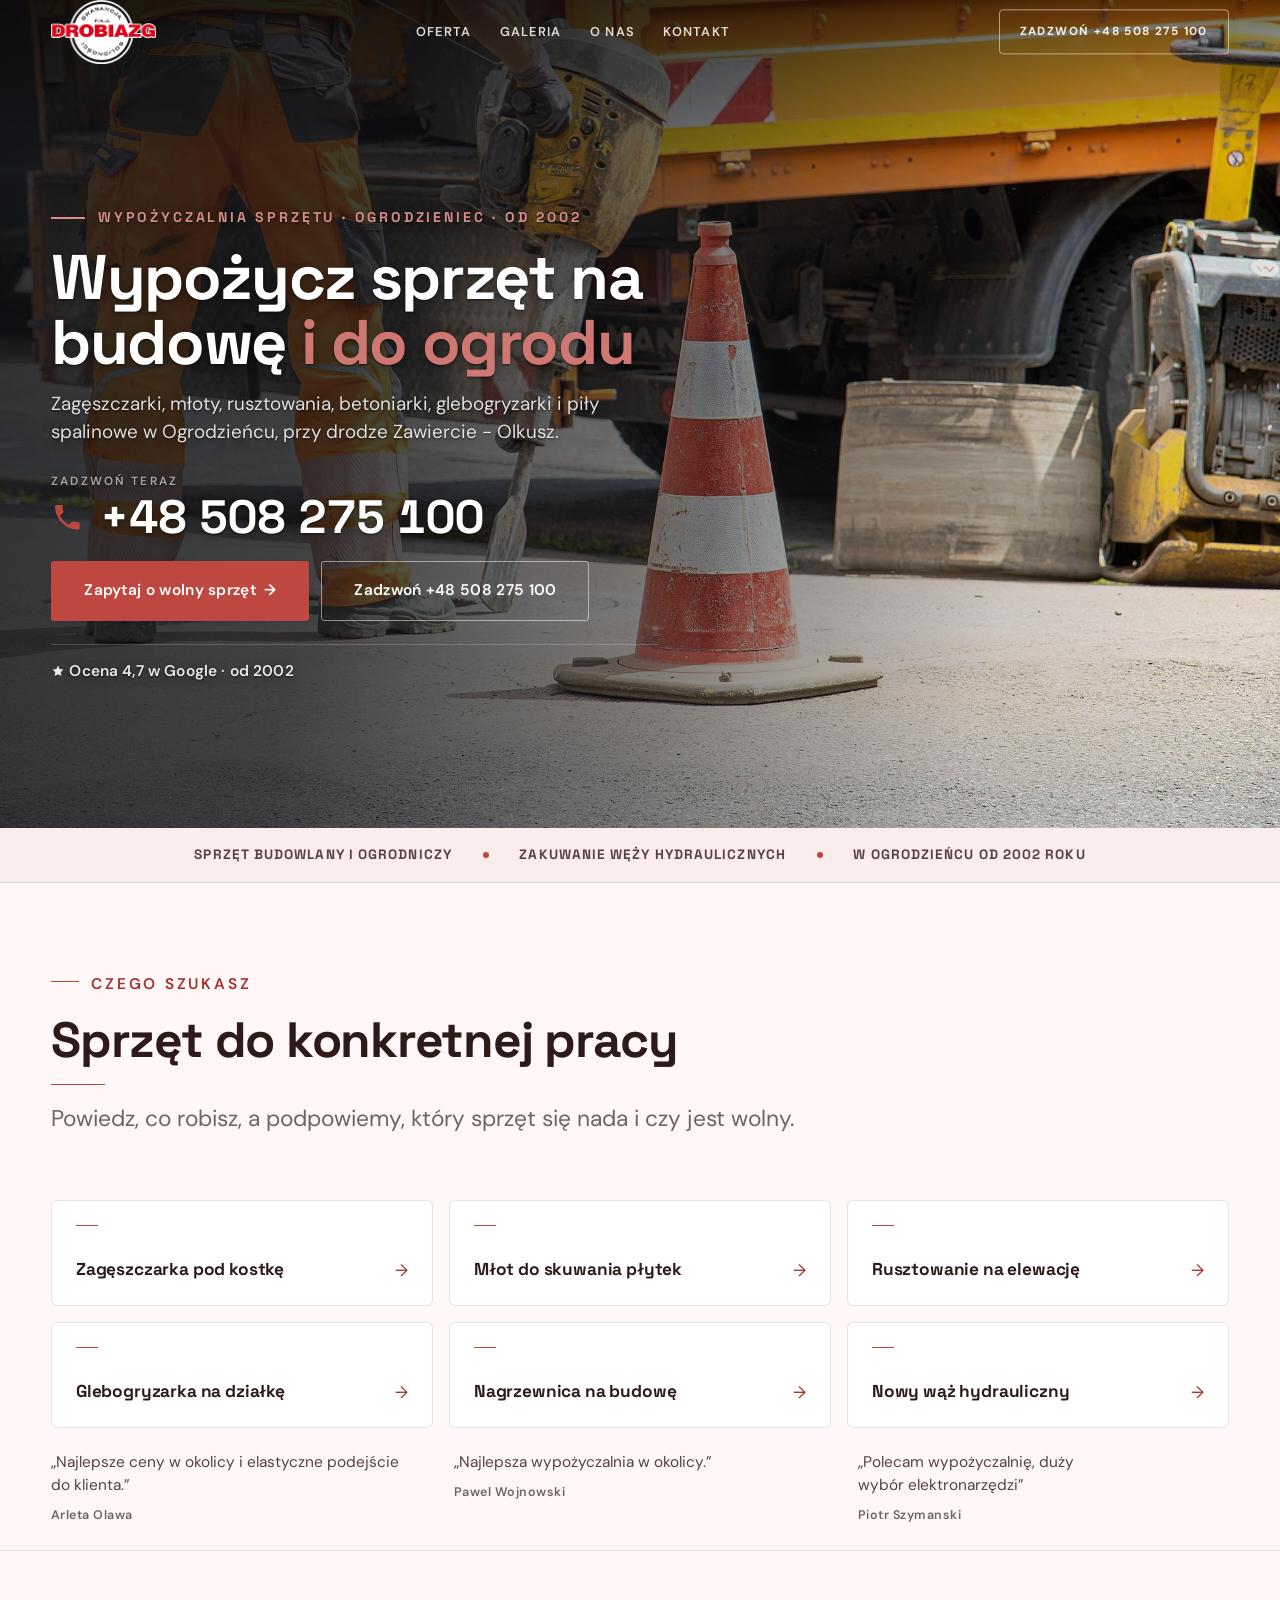
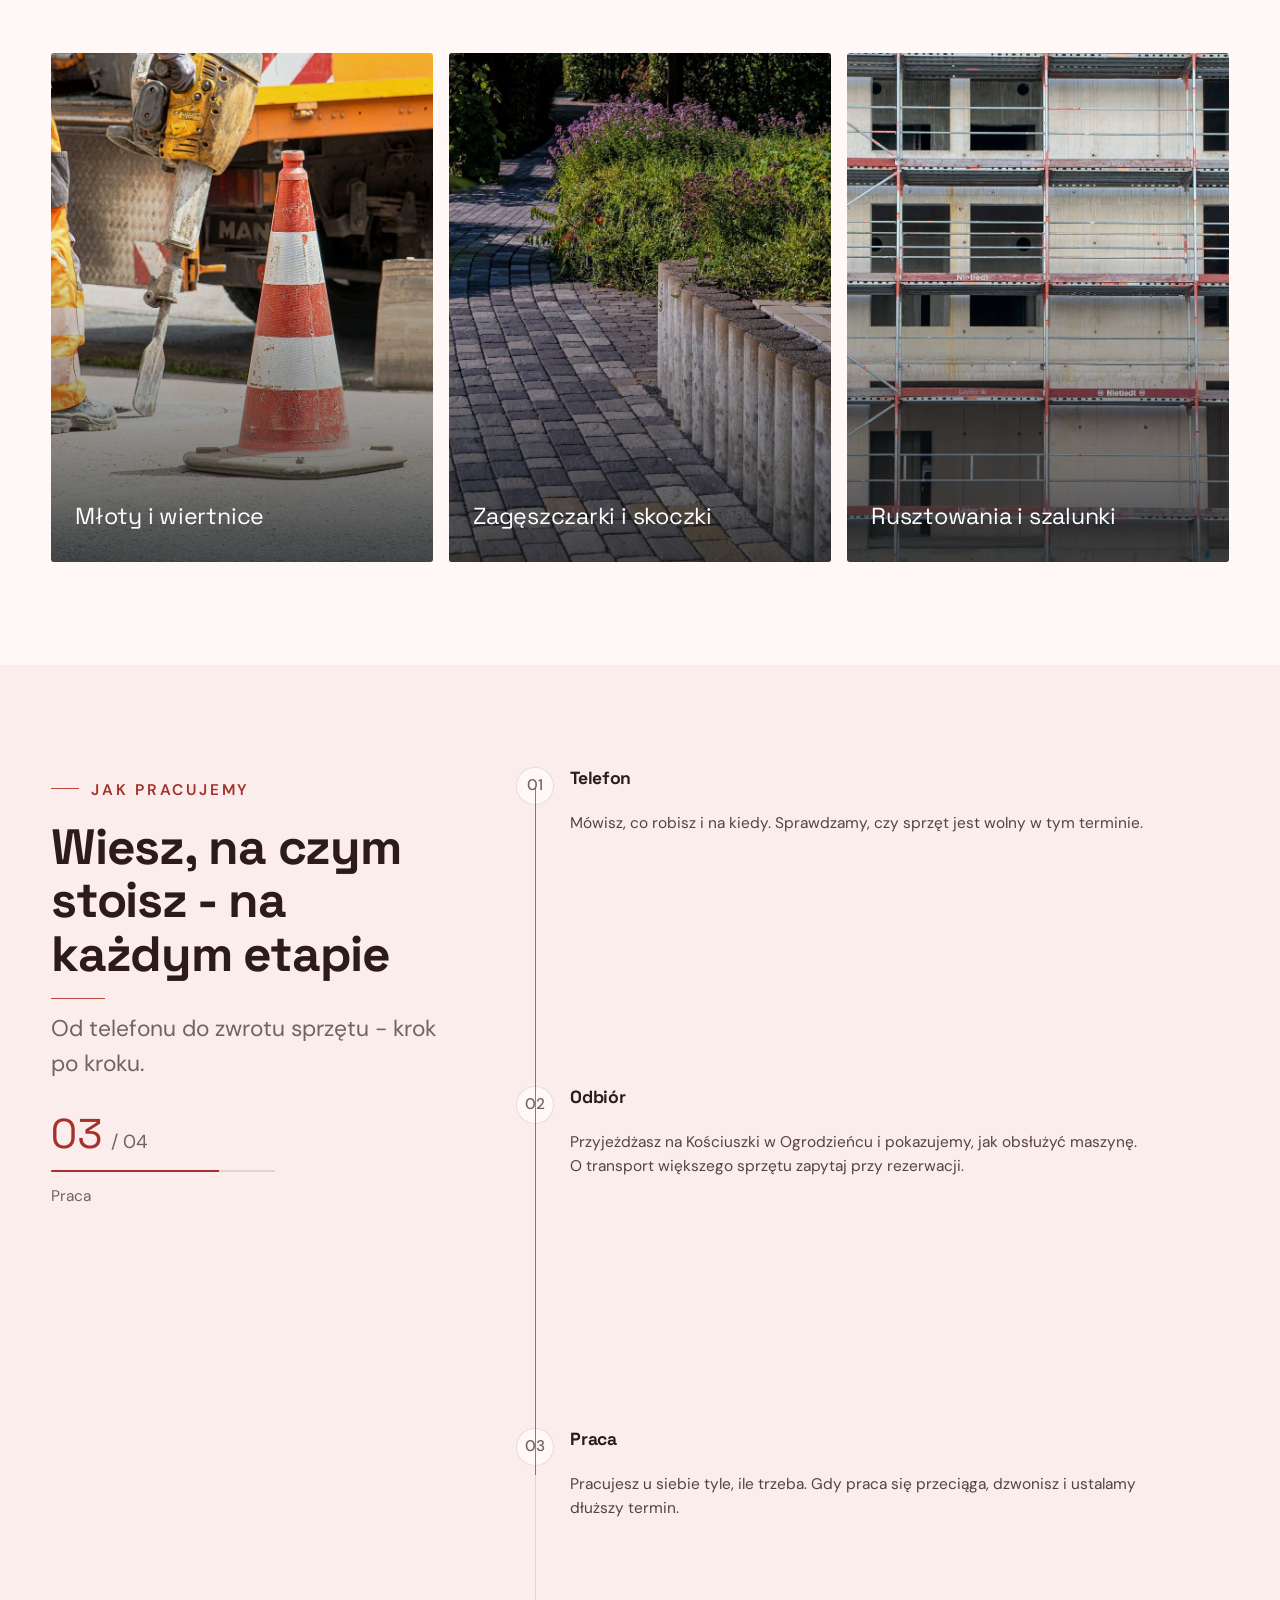
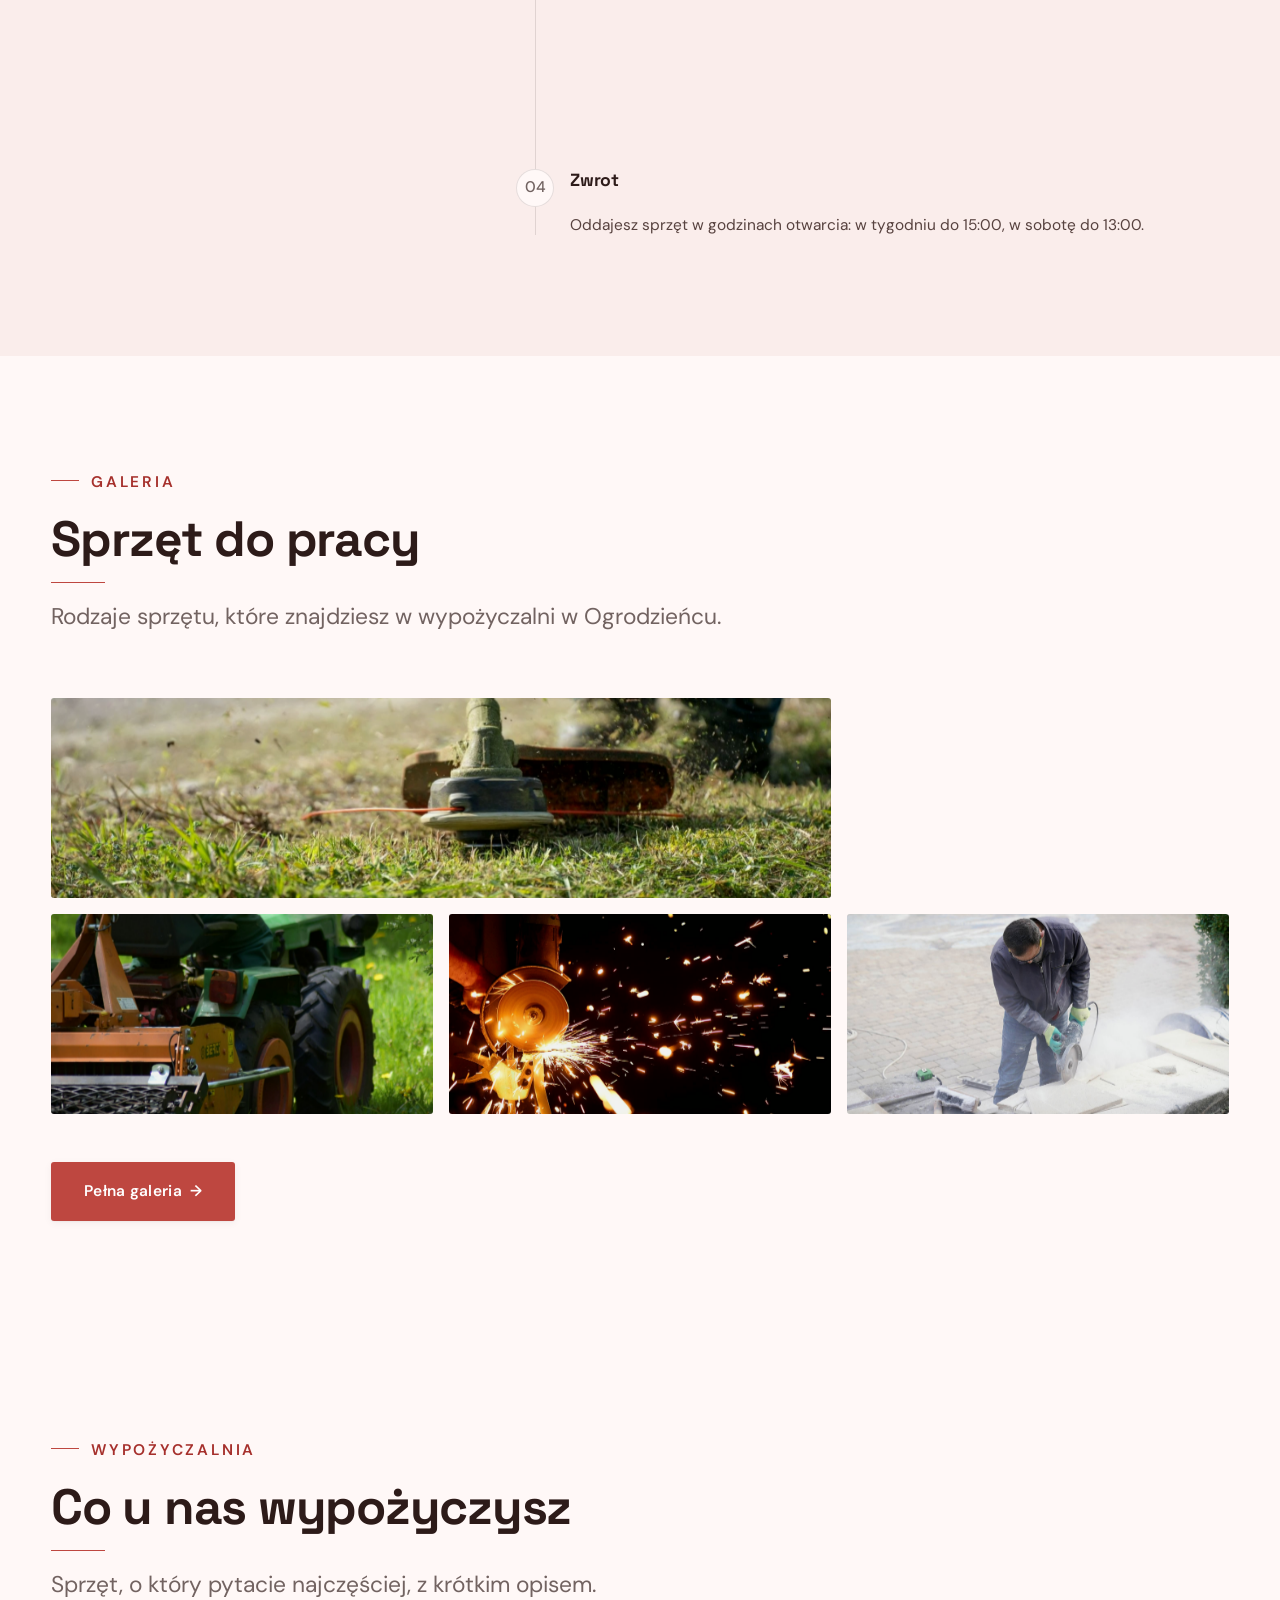
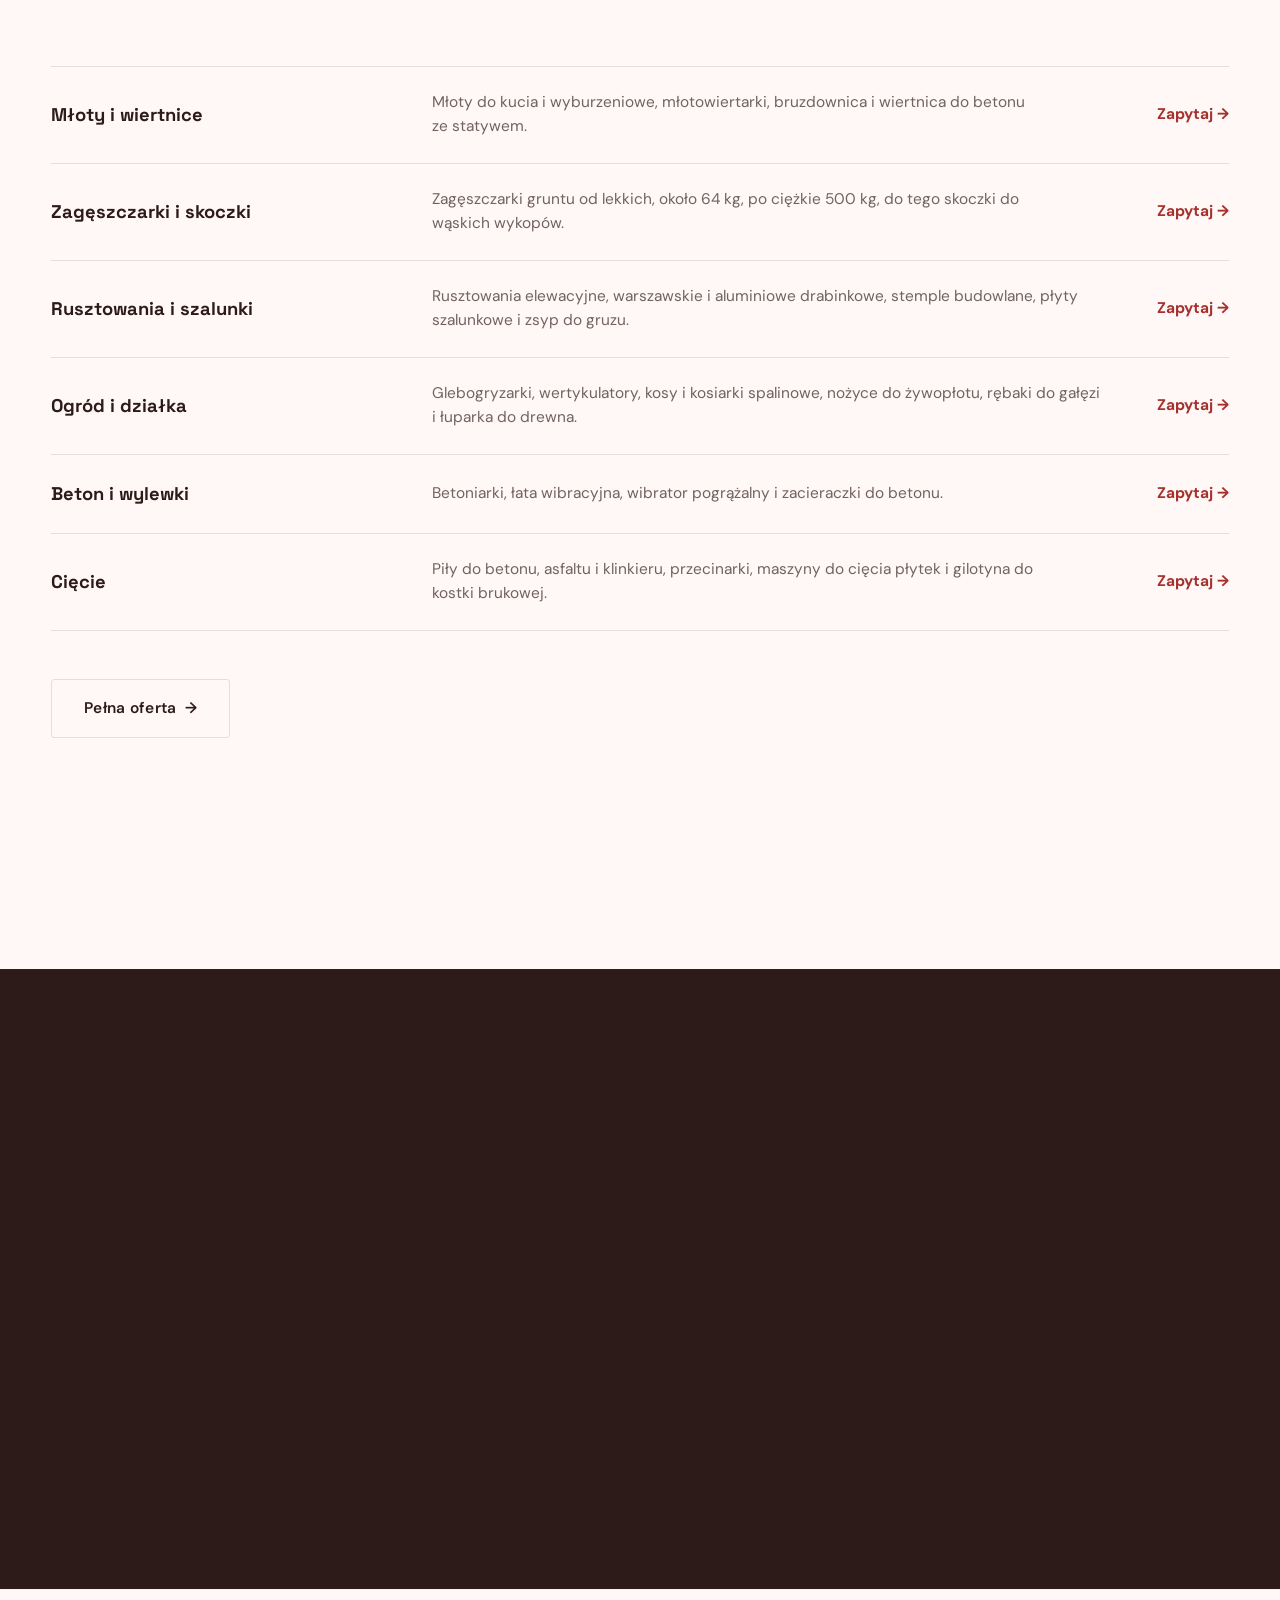
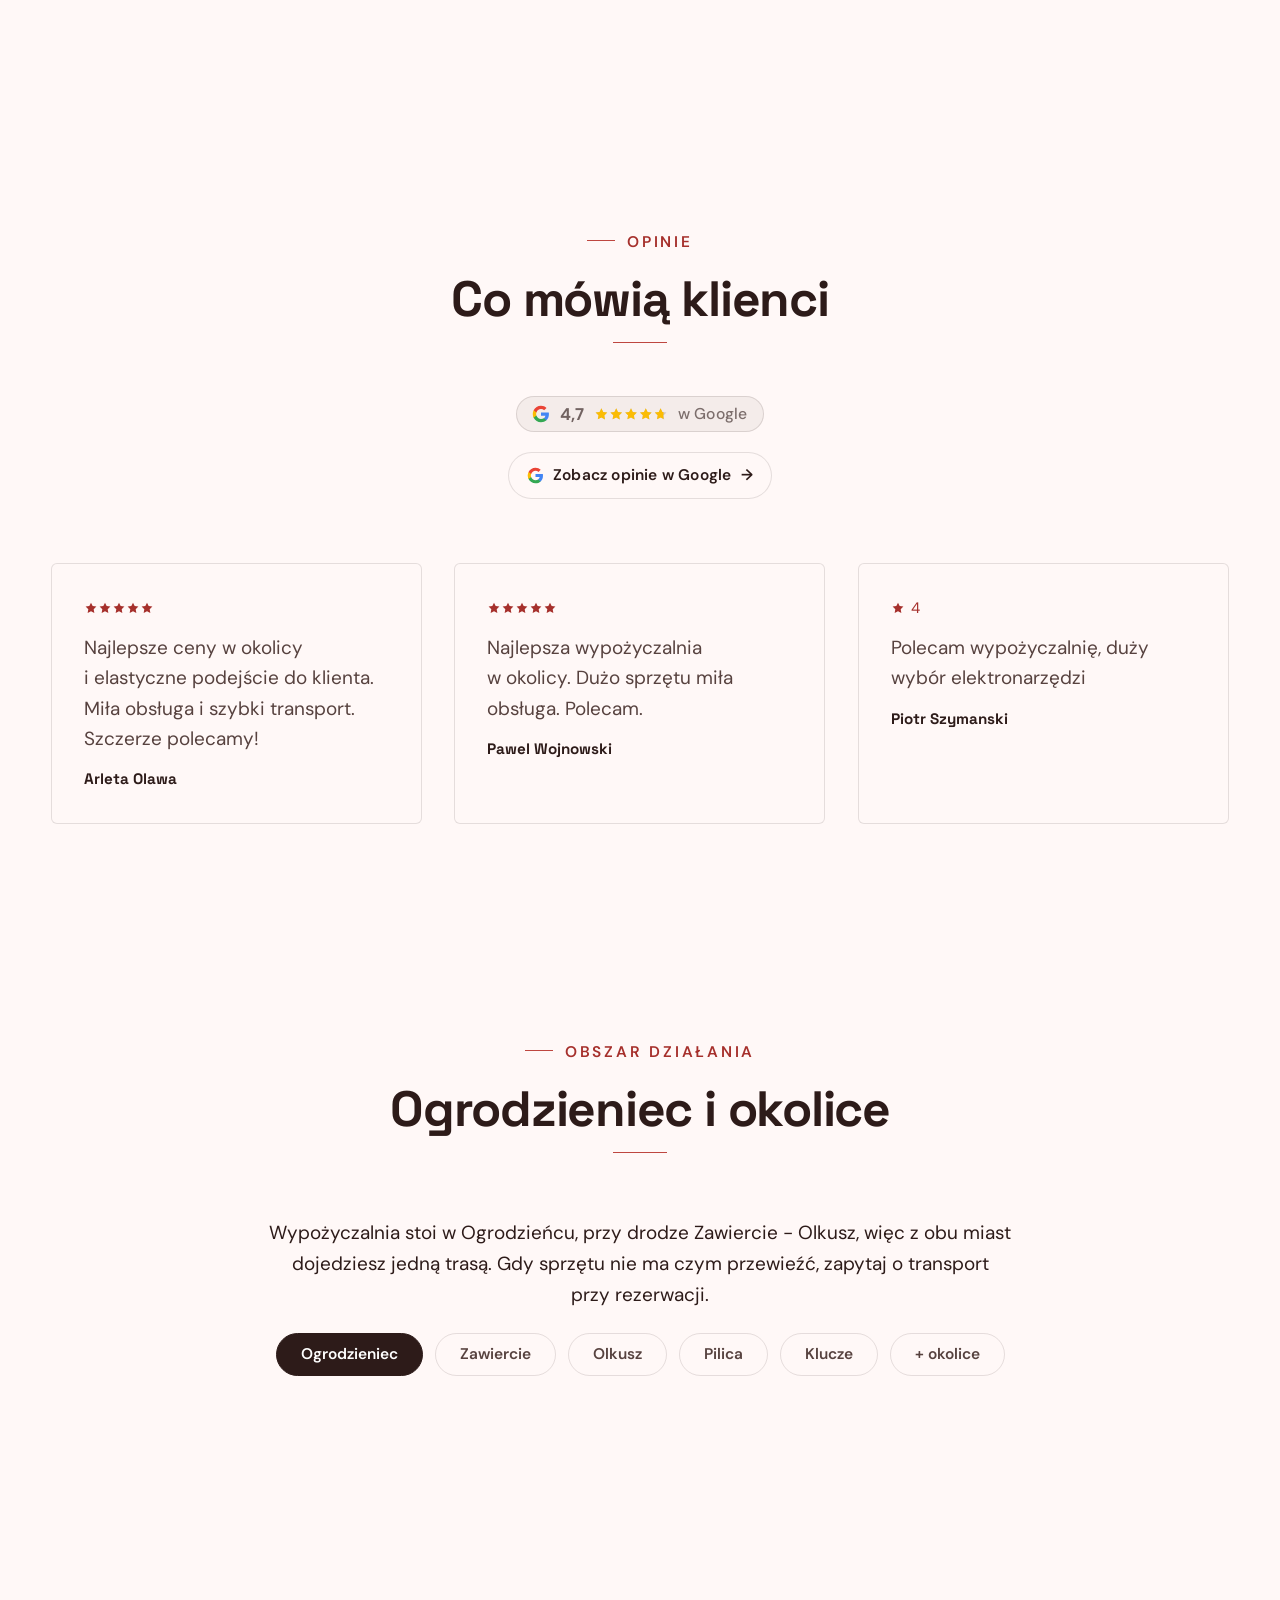
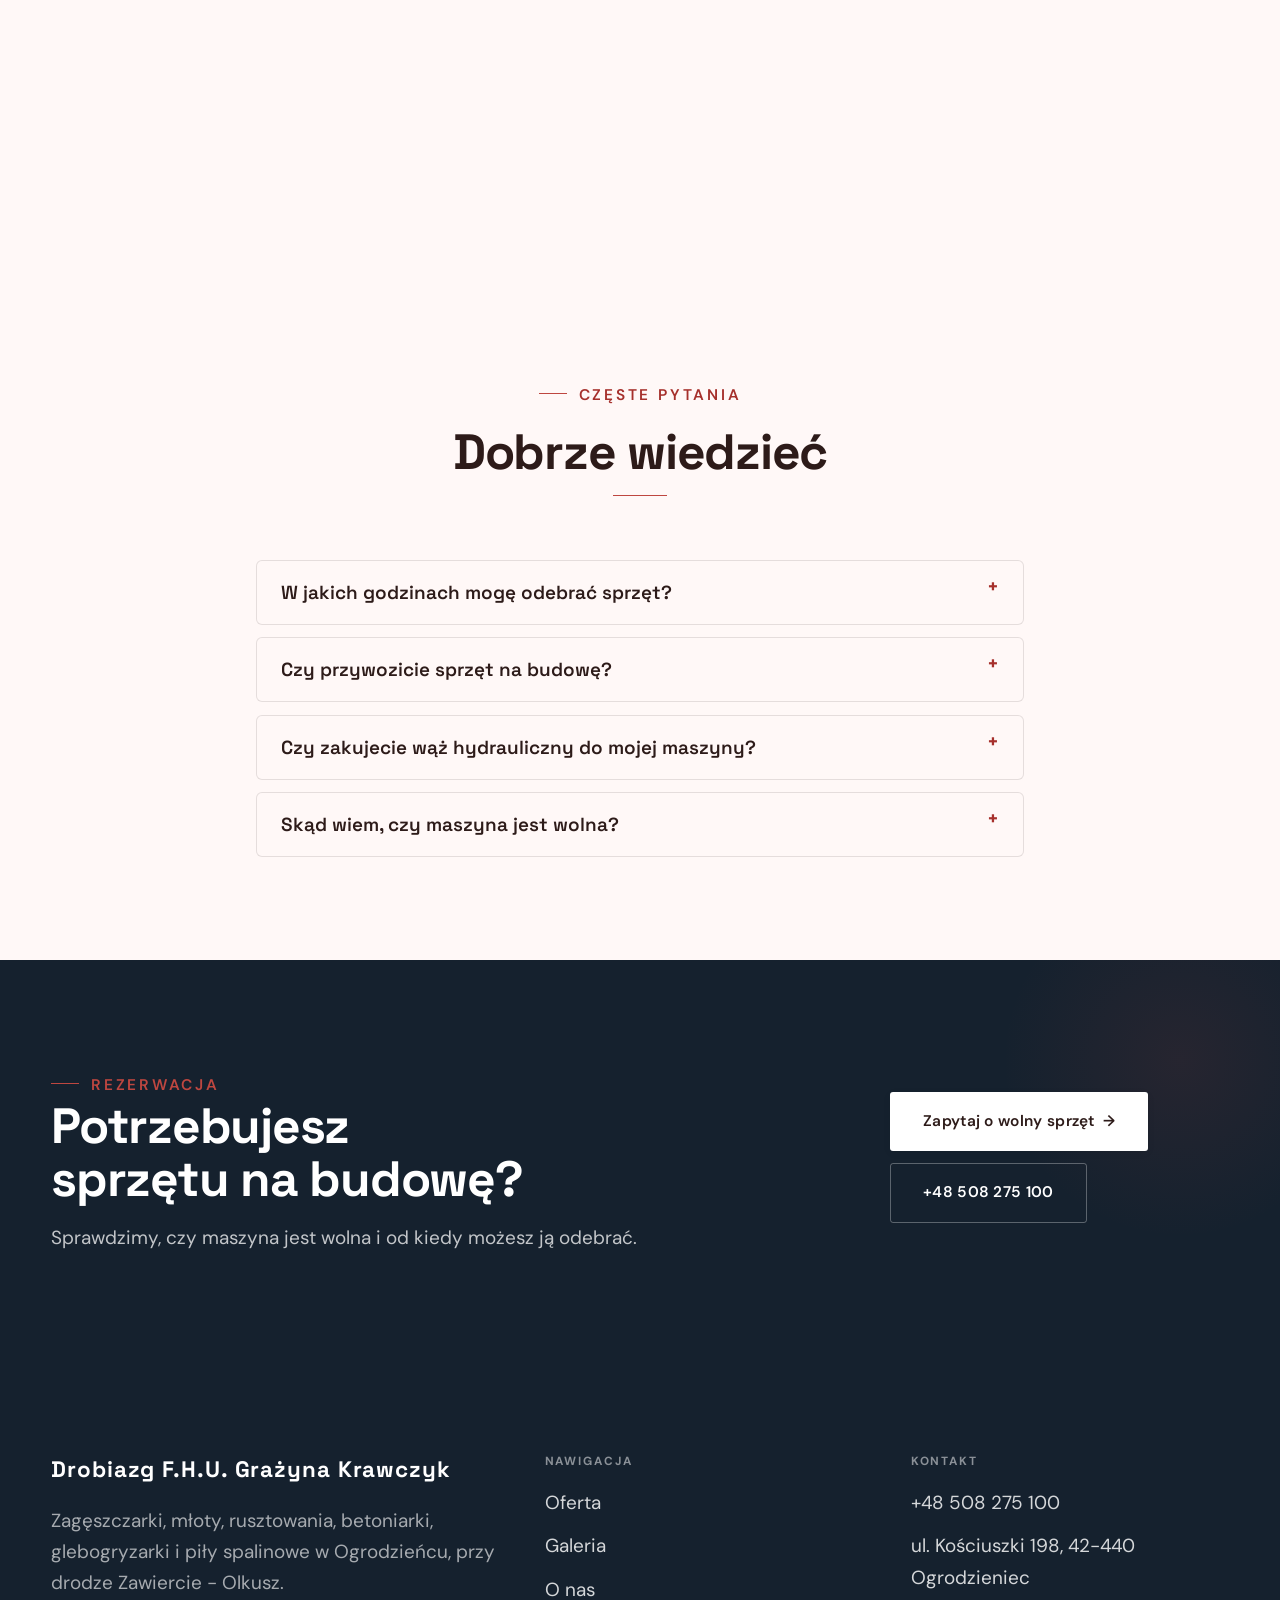
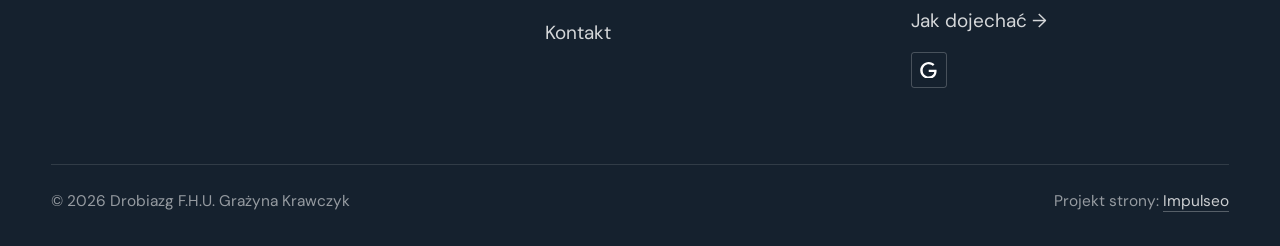
<file: index.html>
<!DOCTYPE html>
<html lang="pl">
<head>
<meta charset="UTF-8">
<meta name="viewport" content="width=device-width, initial-scale=1.0">
<title>Drobiazg Grażyna Krawczyk - wypożyczalnia sprzętu budowlanego i ogrodniczego · Ogrodzieniec</title>
<meta name="description" content="Drobiazg, Ogrodzieniec - wypożyczalnia sprzętu budowlanego i ogrodniczego od 2002 roku. Zagęszczarki, młoty, rusztowania, betoniarki, glebogryzarki, piły spalinowe. Zakuwanie węży hydraulicznych. Ocena 4,7 w Google. Zadzwoń i zapytaj o sprzęt.">
<link rel="canonical" href="https://impulseo-pl.github.io/drobiazg-f-h-u-grazyna-krawczyk/">
<meta name="robots" content="noindex, nofollow">
<meta property="og:type" content="website">
<meta property="og:locale" content="pl_PL">
<meta property="og:site_name" content="Drobiazg Grażyna Krawczyk">
<meta property="og:title" content="Drobiazg Grażyna Krawczyk - wypożyczalnia sprzętu budowlanego i ogrodniczego · Ogrodzieniec">
<meta property="og:description" content="Drobiazg, Ogrodzieniec - wypożyczalnia sprzętu budowlanego i ogrodniczego od 2002 roku. Zagęszczarki, młoty, rusztowania, betoniarki, glebogryzarki, piły spalinowe. Zakuwanie węży hydraulicznych. Ocena 4,7 w Google. Zadzwoń i zapytaj o sprzęt.">
<meta property="og:url" content="https://impulseo-pl.github.io/drobiazg-f-h-u-grazyna-krawczyk/">
<meta property="og:image" content="https://impulseo-pl.github.io/drobiazg-f-h-u-grazyna-krawczyk/img/og.jpg">
<meta property="og:image:width" content="1200">
<meta property="og:image:height" content="630">
<meta name="twitter:card" content="summary_large_image">
<script type="application/ld+json">{"@context": "https://schema.org", "@type": "LocalBusiness", "name": "Drobiazg Grażyna Krawczyk", "url": "https://impulseo-pl.github.io/drobiazg-f-h-u-grazyna-krawczyk/", "telephone": "+48508275100", "image": "https://impulseo-pl.github.io/drobiazg-f-h-u-grazyna-krawczyk/img/og.jpg", "areaServed": "Ogrodzieniec", "sameAs": ["https://maps.google.com/?cid=17833537356308852544&g_mp=Cidnb29nbGUubWFwcy5wbGFjZXMudjEuUGxhY2VzLlNlYXJjaFRleHQQAhgEIAA"]}</script>
<link rel="preconnect" href="https://fonts.googleapis.com">
<link rel="preconnect" href="https://fonts.gstatic.com" crossorigin>
<link href="https://fonts.googleapis.com/css2?family=Space+Grotesk:wght@500;600;700&family=DM+Sans:opsz,wght@9..40,400;9..40,500;9..40,600&display=swap" rel="stylesheet">
<link rel="stylesheet" href="assets/styles.css?v=841bcd78">
</head>
<body>

<header class="nav">
  <div class="wrap nav-inner">
    <a class="brand brand-has-logo" href="index.html"><img class="brand-logo" src="img/logo.png" alt="Drobiazg Grażyna Krawczyk" width="215" height="131" decoding="async"></a>
    <nav class="nav-links">
      <a href="oferta.html">Oferta</a>
      <a href="realizacje.html">Galeria</a>
      <a href="o-nas.html">O nas</a>
      <a href="kontakt.html">Kontakt</a>
      <a href="tel:+48508275100" class="btn btn-accent">Zadzwoń +48 508 275 100</a>
    </nav>
    <button class="nav-toggle" aria-label="Menu"><span></span><span></span><span></span></button>
  </div>
</header>

<main>
<section class="hero-fach">
  <img class="hf-photo" src="img/hero.jpg" fetchpriority="high" data-rotate="img/g1.jpg|img/g2.jpg" alt="Drobiazg Grażyna Krawczyk" width="1880" height="1254">
  <div class="hf-panel">
    <div class="hf-inner">
      <span class="hf-kicker">Wypożyczalnia sprzętu · Ogrodzieniec · od 2002</span>
      <h1 class="hf-title">Wypożycz sprzęt na budowę <em>i do ogrodu</em></h1>
      <p class="hf-lead">Zagęszczarki, młoty, rusztowania, betoniarki, glebogryzarki i piły spalinowe w Ogrodzieńcu, przy drodze Zawiercie - Olkusz.</p>
      <a class="hf-phone" href="tel:+48508275100"><span class="hf-phone-lab">Zadzwoń teraz</span><span class="hf-phone-num"><svg class="ico-tel" width="16" height="16" viewBox="0 0 24 24" fill="none" aria-hidden="true"><path d="M6.6 10.8a15.5 15.5 0 0 0 6.6 6.6l2.2-2.2a1 1 0 0 1 1-.24 11.4 11.4 0 0 0 3.6.58 1 1 0 0 1 1 1V20a1 1 0 0 1-1 1A17 17 0 0 1 3 4a1 1 0 0 1 1-1h3.5a1 1 0 0 1 1 1c0 1.25.2 2.46.58 3.6a1 1 0 0 1-.25 1l-2.23 2.2Z" fill="currentColor"/></svg> +48 508 275 100</span></a>
      <div class="hf-actions">
        <a href="kontakt.html" class="btn btn-accent">Zapytaj o wolny sprzęt <span class="arr">→</span></a>
        <a href="tel:+48508275100" class="btn btn-ghost hf-ghost">Zadzwoń +48 508 275 100</a>
      </div>
      <div class="hf-trust"><svg class="ico-star" width="14" height="14" viewBox="0 0 24 24" style="vertical-align:-2px" aria-hidden="true"><path d="M12 2.8l2.85 5.8 6.4.93-4.63 4.5 1.1 6.37L12 17.4l-5.72 3 1.1-6.37-4.63-4.5 6.4-.93L12 2.8Z" fill="currentColor"/></svg> Ocena 4,7 w Google · od 2002</div>
    </div>
  </div>
</section>
<section class="fach-promise">
  <div class="wrap">
    <ul class="fp-row reveal"><li>Sprzęt budowlany i ogrodniczy</li><li>Zakuwanie węży hydraulicznych</li><li>W Ogrodzieńcu od 2002 roku</li></ul>
  </div>
</section>
<section class="objawy">
  <div class="wrap">
    <div class="head reveal">
      <span class="eyebrow">Czego szukasz</span>
      <h2>Sprzęt do konkretnej pracy</h2>
      <p>Powiedz, co robisz, a podpowiemy, który sprzęt się nada i czy jest wolny.</p>
    </div>
    <div class="obj-grid">
      <a class="obj-tile reveal" href="kontakt.html"><span class="ot-row"><span class="ot-name">Zagęszczarka pod kostkę</span><span class="ot-arr" aria-hidden="true">→</span></span></a>
      <a class="obj-tile reveal" href="kontakt.html"><span class="ot-row"><span class="ot-name">Młot do skuwania płytek</span><span class="ot-arr" aria-hidden="true">→</span></span></a>
      <a class="obj-tile reveal" href="kontakt.html"><span class="ot-row"><span class="ot-name">Rusztowanie na elewację</span><span class="ot-arr" aria-hidden="true">→</span></span></a>
      <a class="obj-tile reveal" href="kontakt.html"><span class="ot-row"><span class="ot-name">Glebogryzarka na działkę</span><span class="ot-arr" aria-hidden="true">→</span></span></a>
      <a class="obj-tile reveal" href="kontakt.html"><span class="ot-row"><span class="ot-name">Nagrzewnica na budowę</span><span class="ot-arr" aria-hidden="true">→</span></span></a>
      <a class="obj-tile reveal" href="kontakt.html"><span class="ot-row"><span class="ot-name">Nowy wąż hydrauliczny</span><span class="ot-arr" aria-hidden="true">→</span></span></a>
    </div>
  </div>
</section>
<section class="opinie-mini" aria-label="Opinie klientów">
  <div class="wrap">
    <div class="om-row">
      <div class="om-item reveal"><blockquote>„Najlepsze ceny w okolicy i elastyczne podejście do klienta.”</blockquote><span class="om-autor">Arleta Olawa</span></div>
      <div class="om-item reveal"><blockquote>„Najlepsza wypożyczalnia w okolicy.”</blockquote><span class="om-autor">Pawel Wojnowski</span></div>
      <div class="om-item reveal"><blockquote>„Polecam wypożyczalnię, duży wybór elektronarzędzi”</blockquote><span class="om-autor">Piotr Szymanski</span></div>
    </div>
  </div>
</section>
<section class="gateways-band">
  <div class="wrap">
    <div class="gateways">
      <a href="oferta.html" class="gateway reveal"><img src="img/g1.jpg" alt="Młoty i wiertnice" loading="lazy" width="1776" height="1120" decoding="async"><span class="g-ttl">Młoty i wiertnice</span></a>
      <a href="oferta.html" class="gateway reveal"><img src="img/s1.jpg" alt="Zagęszczarki i skoczki" loading="lazy" width="1880" height="1253" decoding="async"><span class="g-ttl">Zagęszczarki i skoczki</span></a>
      <a href="oferta.html" class="gateway reveal"><img src="img/g12.jpg" alt="Rusztowania i szalunki" loading="lazy" width="1880" height="1253" decoding="async"><span class="g-ttl">Rusztowania i szalunki</span></a>
    </div>
  </div>
</section>
<section class="proces proces-os fachowcy">
  <div class="wrap proc-grid">
    <div class="proc-side">
      <div class="head reveal">
        <span class="eyebrow">Jak pracujemy</span>
        <h2>Wiesz, na czym stoisz - na każdym etapie</h2>
        <p>Od telefonu do zwrotu sprzętu - krok po kroku.</p>
      </div>
      <div class="proc-count" aria-hidden="true"><span class="pc-cur">01</span><span class="pc-all">/ 04</span></div>
      <div class="proc-bar" aria-hidden="true"><i></i></div>
      <p class="proc-now" aria-hidden="true">Telefon</p>
    </div>
    <ol class="proces-line">
      <li class="reveal"><span class="pno">01</span><h3>Telefon</h3><p>Mówisz, co robisz i na kiedy. Sprawdzamy, czy sprzęt jest wolny w tym terminie.</p></li>
      <li class="reveal"><span class="pno">02</span><h3>Odbiór</h3><p>Przyjeżdżasz na Kościuszki w Ogrodzieńcu i pokazujemy, jak obsłużyć maszynę. O transport większego sprzętu zapytaj przy rezerwacji.</p></li>
      <li class="reveal"><span class="pno">03</span><h3>Praca</h3><p>Pracujesz u siebie tyle, ile trzeba. Gdy praca się przeciąga, dzwonisz i ustalamy dłuższy termin.</p></li>
      <li class="reveal"><span class="pno">04</span><h3>Zwrot</h3><p>Oddajesz sprzęt w godzinach otwarcia: w tygodniu do 15:00, w sobotę do 13:00.</p></li>
    </ol>
  </div>
</section>
<section>
  <div class="wrap">
    <div class="head reveal">
      <span class="eyebrow">Galeria</span>
      <h2>Sprzęt do pracy</h2>
      <p>Rodzaje sprzętu, które znajdziesz w wypożyczalni w Ogrodzieńcu.</p>
    </div>
    <div class="gallery">
      <div class="tile t-two3 reveal"><img src="img/g6.jpg" alt="Drobiazg Grażyna Krawczyk" loading="lazy" width="1786" height="1136" decoding="async"></div>
      <div class="tile t-third reveal"><img src="img/g7.jpg" alt="Drobiazg Grażyna Krawczyk" loading="lazy" width="1880" height="1253" decoding="async"></div>
      <div class="tile t-third reveal"><img src="img/g8.jpg" alt="Drobiazg Grażyna Krawczyk" loading="lazy" width="1792" height="1144" decoding="async"></div>
      <div class="tile t-third reveal"><img src="img/g9.jpg" alt="Drobiazg Grażyna Krawczyk" loading="lazy" width="1880" height="1253" decoding="async"></div>
      <div class="tile t-third reveal"><img src="img/g10.jpg" alt="Drobiazg Grażyna Krawczyk" loading="lazy" width="1880" height="1253" decoding="async"></div>
    </div>
    <div style="margin-top:var(--space-7)" class="reveal"><a href="realizacje.html" class="btn btn-accent">Pełna galeria <span class="arr">→</span></a></div>
  </div>
</section>
<section class="fach-uslugi">
  <div class="wrap">
    <div class="head reveal">
      <span class="eyebrow">Wypożyczalnia</span>
      <h2>Co u nas wypożyczysz</h2>
      <p>Sprzęt, o który pytacie najczęściej, z krótkim opisem.</p>
    </div>
    <ul class="fu-list">
      <li class="fu-row reveal"><div class="fu-name">Młoty i wiertnice</div><div class="fu-desc">Młoty do kucia i wyburzeniowe, młotowiertarki, bruzdownica i wiertnica do betonu ze statywem.</div><a class="fu-cta" href="kontakt.html">Zapytaj <span class="arr">→</span></a></li>
      <li class="fu-row reveal"><div class="fu-name">Zagęszczarki i skoczki</div><div class="fu-desc">Zagęszczarki gruntu od lekkich, około 64 kg, po ciężkie 500 kg, do tego skoczki do wąskich wykopów.</div><a class="fu-cta" href="kontakt.html">Zapytaj <span class="arr">→</span></a></li>
      <li class="fu-row reveal"><div class="fu-name">Rusztowania i szalunki</div><div class="fu-desc">Rusztowania elewacyjne, warszawskie i aluminiowe drabinkowe, stemple budowlane, płyty szalunkowe i zsyp do gruzu.</div><a class="fu-cta" href="kontakt.html">Zapytaj <span class="arr">→</span></a></li>
      <li class="fu-row reveal"><div class="fu-name">Ogród i działka</div><div class="fu-desc">Glebogryzarki, wertykulatory, kosy i kosiarki spalinowe, nożyce do żywopłotu, rębaki do gałęzi i łuparka do drewna.</div><a class="fu-cta" href="kontakt.html">Zapytaj <span class="arr">→</span></a></li>
      <li class="fu-row reveal"><div class="fu-name">Beton i wylewki</div><div class="fu-desc">Betoniarki, łata wibracyjna, wibrator pogrążalny i zacieraczki do betonu.</div><a class="fu-cta" href="kontakt.html">Zapytaj <span class="arr">→</span></a></li>
      <li class="fu-row reveal"><div class="fu-name">Cięcie</div><div class="fu-desc">Piły do betonu, asfaltu i klinkieru, przecinarki, maszyny do cięcia płytek i gilotyna do kostki brukowej.</div><a class="fu-cta" href="kontakt.html">Zapytaj <span class="arr">→</span></a></li>
    </ul>
    <div style="margin-top:var(--space-7)" class="reveal"><a href="oferta.html" class="btn btn-ghost">Pełna oferta <span class="arr">→</span></a></div>
  </div>
</section>
<section class="stopklatka" aria-hidden="true">
  <div class="stk-bg" style="background-image:url(img/g11.jpg)"></div>
</section>
<section class="opinie">
  <div class="wrap">
    <div class="head center reveal">
      <span class="eyebrow">Opinie</span>
      <h2>Co mówią klienci</h2>
    </div>
    <p class="op-meta reveal"><span class="g-badge"><svg class="gb-ico" viewBox="0 0 24 24" width="18" height="18" aria-hidden="true"><path fill="#4285F4" d="M22.56 12.25c0-.78-.07-1.53-.2-2.25H12v4.26h5.92c-.26 1.37-1.04 2.53-2.21 3.31v2.77h3.57c2.08-1.92 3.28-4.74 3.28-8.09z"/><path fill="#34A853" d="M12 23c2.97 0 5.46-.98 7.28-2.66l-3.57-2.77c-.98.66-2.23 1.06-3.71 1.06-2.86 0-5.29-1.93-6.16-4.53H2.18v2.84C3.99 20.53 7.7 23 12 23z"/><path fill="#FBBC05" d="M5.84 14.09c-.22-.66-.35-1.36-.35-2.09s.13-1.43.35-2.09V7.07H2.18C1.43 8.55 1 10.22 1 12s.43 3.45 1.18 4.93l2.85-2.22.81-.62z"/><path fill="#EA4335" d="M12 5.38c1.62 0 3.06.56 4.21 1.64l3.15-3.15C17.45 2.09 14.97 1 12 1 7.7 1 3.99 3.47 2.18 7.07l3.66 2.84c.87-2.6 3.3-4.53 6.16-4.53z"/></svg><b class="gb-ocena">4,7</b><svg class="gb-stars" viewBox="0 0 90 18" width="74" height="14.8" aria-hidden="true"><g fill="currentColor" opacity=".26"><path transform="translate(0,0)" d="M9 1.6l2.2 4.46 4.92.72-3.56 3.47.84 4.9L9 12.74l-4.4 2.31.84-4.9L1.88 6.68l4.92-.72L9 1.6Z"/><path transform="translate(18,0)" d="M9 1.6l2.2 4.46 4.92.72-3.56 3.47.84 4.9L9 12.74l-4.4 2.31.84-4.9L1.88 6.68l4.92-.72L9 1.6Z"/><path transform="translate(36,0)" d="M9 1.6l2.2 4.46 4.92.72-3.56 3.47.84 4.9L9 12.74l-4.4 2.31.84-4.9L1.88 6.68l4.92-.72L9 1.6Z"/><path transform="translate(54,0)" d="M9 1.6l2.2 4.46 4.92.72-3.56 3.47.84 4.9L9 12.74l-4.4 2.31.84-4.9L1.88 6.68l4.92-.72L9 1.6Z"/><path transform="translate(72,0)" d="M9 1.6l2.2 4.46 4.92.72-3.56 3.47.84 4.9L9 12.74l-4.4 2.31.84-4.9L1.88 6.68l4.92-.72L9 1.6Z"/></g><clipPath id="gs940"><rect x="0" y="0" width="84.6" height="18"/></clipPath><g fill="#FBBC04" clip-path="url(#gs940)"><path transform="translate(0,0)" d="M9 1.6l2.2 4.46 4.92.72-3.56 3.47.84 4.9L9 12.74l-4.4 2.31.84-4.9L1.88 6.68l4.92-.72L9 1.6Z"/><path transform="translate(18,0)" d="M9 1.6l2.2 4.46 4.92.72-3.56 3.47.84 4.9L9 12.74l-4.4 2.31.84-4.9L1.88 6.68l4.92-.72L9 1.6Z"/><path transform="translate(36,0)" d="M9 1.6l2.2 4.46 4.92.72-3.56 3.47.84 4.9L9 12.74l-4.4 2.31.84-4.9L1.88 6.68l4.92-.72L9 1.6Z"/><path transform="translate(54,0)" d="M9 1.6l2.2 4.46 4.92.72-3.56 3.47.84 4.9L9 12.74l-4.4 2.31.84-4.9L1.88 6.68l4.92-.72L9 1.6Z"/><path transform="translate(72,0)" d="M9 1.6l2.2 4.46 4.92.72-3.56 3.47.84 4.9L9 12.74l-4.4 2.31.84-4.9L1.88 6.68l4.92-.72L9 1.6Z"/></g></svg><span class="gb-txt">w Google</span></span></p>
    <p class="op-meta reveal"><a class="op-google" href="https://maps.google.com/?cid=17833537356308852544&amp;g_mp=Cidnb29nbGUubWFwcy5wbGFjZXMudjEuUGxhY2VzLlNlYXJjaFRleHQQAhgEIAA" target="_blank" rel="noopener"><svg class="op-g-ico" viewBox="0 0 24 24" width="17" height="17" aria-hidden="true"><path fill="#4285F4" d="M22.56 12.25c0-.78-.07-1.53-.2-2.25H12v4.26h5.92c-.26 1.37-1.04 2.53-2.21 3.31v2.77h3.57c2.08-1.92 3.28-4.74 3.28-8.09z"/><path fill="#34A853" d="M12 23c2.97 0 5.46-.98 7.28-2.66l-3.57-2.77c-.98.66-2.23 1.06-3.71 1.06-2.86 0-5.29-1.93-6.16-4.53H2.18v2.84C3.99 20.53 7.7 23 12 23z"/><path fill="#FBBC05" d="M5.84 14.09c-.22-.66-.35-1.36-.35-2.09s.13-1.43.35-2.09V7.07H2.18C1.43 8.55 1 10.22 1 12s.43 3.45 1.18 4.93l2.85-2.22.81-.62z"/><path fill="#EA4335" d="M12 5.38c1.62 0 3.06.56 4.21 1.64l3.15-3.15C17.45 2.09 14.97 1 12 1 7.7 1 3.99 3.47 2.18 7.07l3.66 2.84c.87-2.6 3.3-4.53 6.16-4.53z"/></svg><span>Zobacz opinie w Google</span><span class="arr">→</span></a></p>
    <div class="opinie-grid">
      <figure class="op-card reveal"><span class="op-star"><svg class="ico-star" width="14" height="14" viewBox="0 0 24 24" style="vertical-align:-2px" aria-hidden="true"><path d="M12 2.8l2.85 5.8 6.4.93-4.63 4.5 1.1 6.37L12 17.4l-5.72 3 1.1-6.37-4.63-4.5 6.4-.93L12 2.8Z" fill="currentColor"/></svg><svg class="ico-star" width="14" height="14" viewBox="0 0 24 24" style="vertical-align:-2px" aria-hidden="true"><path d="M12 2.8l2.85 5.8 6.4.93-4.63 4.5 1.1 6.37L12 17.4l-5.72 3 1.1-6.37-4.63-4.5 6.4-.93L12 2.8Z" fill="currentColor"/></svg><svg class="ico-star" width="14" height="14" viewBox="0 0 24 24" style="vertical-align:-2px" aria-hidden="true"><path d="M12 2.8l2.85 5.8 6.4.93-4.63 4.5 1.1 6.37L12 17.4l-5.72 3 1.1-6.37-4.63-4.5 6.4-.93L12 2.8Z" fill="currentColor"/></svg><svg class="ico-star" width="14" height="14" viewBox="0 0 24 24" style="vertical-align:-2px" aria-hidden="true"><path d="M12 2.8l2.85 5.8 6.4.93-4.63 4.5 1.1 6.37L12 17.4l-5.72 3 1.1-6.37-4.63-4.5 6.4-.93L12 2.8Z" fill="currentColor"/></svg><svg class="ico-star" width="14" height="14" viewBox="0 0 24 24" style="vertical-align:-2px" aria-hidden="true"><path d="M12 2.8l2.85 5.8 6.4.93-4.63 4.5 1.1 6.37L12 17.4l-5.72 3 1.1-6.37-4.63-4.5 6.4-.93L12 2.8Z" fill="currentColor"/></svg></span><blockquote>Najlepsze ceny w okolicy i elastyczne podejście do klienta. Miła obsługa i szybki transport. Szczerze polecamy!</blockquote><span class="op-autor">Arleta Olawa</span></figure>
      <figure class="op-card reveal"><span class="op-star"><svg class="ico-star" width="14" height="14" viewBox="0 0 24 24" style="vertical-align:-2px" aria-hidden="true"><path d="M12 2.8l2.85 5.8 6.4.93-4.63 4.5 1.1 6.37L12 17.4l-5.72 3 1.1-6.37-4.63-4.5 6.4-.93L12 2.8Z" fill="currentColor"/></svg><svg class="ico-star" width="14" height="14" viewBox="0 0 24 24" style="vertical-align:-2px" aria-hidden="true"><path d="M12 2.8l2.85 5.8 6.4.93-4.63 4.5 1.1 6.37L12 17.4l-5.72 3 1.1-6.37-4.63-4.5 6.4-.93L12 2.8Z" fill="currentColor"/></svg><svg class="ico-star" width="14" height="14" viewBox="0 0 24 24" style="vertical-align:-2px" aria-hidden="true"><path d="M12 2.8l2.85 5.8 6.4.93-4.63 4.5 1.1 6.37L12 17.4l-5.72 3 1.1-6.37-4.63-4.5 6.4-.93L12 2.8Z" fill="currentColor"/></svg><svg class="ico-star" width="14" height="14" viewBox="0 0 24 24" style="vertical-align:-2px" aria-hidden="true"><path d="M12 2.8l2.85 5.8 6.4.93-4.63 4.5 1.1 6.37L12 17.4l-5.72 3 1.1-6.37-4.63-4.5 6.4-.93L12 2.8Z" fill="currentColor"/></svg><svg class="ico-star" width="14" height="14" viewBox="0 0 24 24" style="vertical-align:-2px" aria-hidden="true"><path d="M12 2.8l2.85 5.8 6.4.93-4.63 4.5 1.1 6.37L12 17.4l-5.72 3 1.1-6.37-4.63-4.5 6.4-.93L12 2.8Z" fill="currentColor"/></svg></span><blockquote>Najlepsza wypożyczalnia w okolicy. Dużo sprzętu miła obsługa. Polecam.</blockquote><span class="op-autor">Pawel Wojnowski</span></figure>
      <figure class="op-card reveal"><span class="op-star"><svg class="ico-star" width="14" height="14" viewBox="0 0 24 24" style="vertical-align:-2px" aria-hidden="true"><path d="M12 2.8l2.85 5.8 6.4.93-4.63 4.5 1.1 6.37L12 17.4l-5.72 3 1.1-6.37-4.63-4.5 6.4-.93L12 2.8Z" fill="currentColor"/></svg> 4</span><blockquote>Polecam wypożyczalnię, duży wybór elektronarzędzi</blockquote><span class="op-autor">Piotr Szymanski</span></figure>
    </div>
  </div>
</section>
<section class="obszar">
  <div class="wrap">
    <div class="head center reveal">
      <span class="eyebrow">Obszar działania</span>
      <h2>Ogrodzieniec i okolice</h2>
    </div>
    <p class="obszar-txt reveal" style="text-align:center;max-width:60ch;margin:0 auto 1.4rem">Wypożyczalnia stoi w Ogrodzieńcu, przy drodze Zawiercie - Olkusz, więc z obu miast dojedziesz jedną trasą. Gdy sprzętu nie ma czym przewieźć, zapytaj o transport przy rezerwacji.</p>
    <ul class="obszar-list reveal"><li class="is-home">Ogrodzieniec</li><li>Zawiercie</li><li>Olkusz</li><li>Pilica</li><li>Klucze</li><li>+ okolice</li></ul>
    <div class="obszar-mapa reveal" style="margin-top:var(--space-7)">
      <iframe title="Obszar działania - Ogrodzieniec i okolice" src="https://maps.google.com/maps?q=50.4569136%2C19.5016764&amp;z=11&amp;output=embed" loading="lazy" referrerpolicy="no-referrer-when-downgrade" style="width:100%;height:clamp(280px,38vh,420px);border:0;display:block;border-radius:var(--r-md)"></iframe>
    </div>
  </div>
</section>
<section class="faq-klinika">
  <div class="wrap">
    <div class="head center reveal">
      <span class="eyebrow">Częste pytania</span>
      <h2>Dobrze wiedzieć</h2>
    </div>
    <div class="faq-list">
      <details class="faq-item reveal"><summary>W jakich godzinach mogę odebrać sprzęt?</summary><p>Od poniedziałku do piątku 7:00-15:00, w sobotę 7:00-13:00. W niedzielę wypożyczalnia jest zamknięta.</p></details>
      <details class="faq-item reveal"><summary>Czy przywozicie sprzęt na budowę?</summary><p>Większy sprzęt możemy przywieźć. Zapytaj o transport, gdy dzwonisz z rezerwacją.</p></details>
      <details class="faq-item reveal"><summary>Czy zakujecie wąż hydrauliczny do mojej maszyny?</summary><p>Tak, przewody hydrauliczne zakuwamy w warsztacie w Ogrodzieńcu. Najlepiej przywieź stary wąż, żeby dobrać długość i końcówki.</p></details>
      <details class="faq-item reveal"><summary>Skąd wiem, czy maszyna jest wolna?</summary><p>Wystarczy telefon pod 508 275 100. Sprawdzimy, czy sprzęt stoi na miejscu, i odłożymy go na Twój termin.</p></details>
    </div>
  </div>
</section>
<section class="cta">
  <div class="wrap">
    <div class="reveal">
      <span class="eyebrow">Rezerwacja</span>
      <h2>Potrzebujesz sprzętu na budowę?</h2>
      <p>Sprawdzimy, czy maszyna jest wolna i od kiedy możesz ją odebrać.</p>
    </div>
    <div class="cta-actions reveal">
      <a href="kontakt.html" class="btn btn-light">Zapytaj o wolny sprzęt <span class="arr">→</span></a>
      <a href="tel:+48508275100" class="btn btn-ghost btn-ghost-cta">+48 508 275 100</a>
    </div>
  </div>
</section>
</main>

<footer>
  <div class="wrap">
    <div class="foot-grid">
      <div class="foot-brand">
        <div class="name">Drobiazg F.H.U. Grażyna Krawczyk</div>
        <p>Zagęszczarki, młoty, rusztowania, betoniarki, glebogryzarki i piły spalinowe w Ogrodzieńcu, przy drodze Zawiercie - Olkusz.</p>
      </div>
      <div class="foot-col">
        <h4>Nawigacja</h4>
        <a href="oferta.html">Oferta</a>
        <a href="realizacje.html">Galeria</a>
        <a href="o-nas.html">O nas</a>
        <a href="kontakt.html">Kontakt</a>
      </div>
      <div class="foot-col">
        <h4>Kontakt</h4>
        <a href="tel:+48508275100">+48 508 275 100</a>
        <p>ul. Kościuszki 198, 42-440 Ogrodzieniec</p>
        <a href="https://maps.google.com/?cid=17833537356308852544&g_mp=Cidnb29nbGUubWFwcy5wbGFjZXMudjEuUGxhY2VzLlNlYXJjaFRleHQQAhgEIAA" target="_blank" rel="noopener">Jak dojechać →</a>
      <div class="foot-soc">
        <a class="soc" href="https://maps.google.com/?cid=17833537356308852544&g_mp=Cidnb29nbGUubWFwcy5wbGFjZXMudjEuUGxhY2VzLlNlYXJjaFRleHQQAhgEIAA" target="_blank" rel="noopener" aria-label="Google - Drobiazg Grażyna Krawczyk"><svg viewBox="0 0 24 24" aria-hidden="true" focusable="false"><path d="M12.48 10.92v3.28h7.84c-.24 1.84-.853 3.187-1.787 4.133-1.147 1.147-2.933 2.4-6.053 2.4-4.827 0-8.6-3.893-8.6-8.72s3.773-8.72 8.6-8.72c2.6 0 4.507 1.027 5.907 2.347l2.307-2.307C18.747 1.44 16.133 0 12.48 0 5.867 0 .307 5.387.307 12s5.56 12 12.173 12c3.573 0 6.267-1.173 8.373-3.36 2.16-2.16 2.84-5.213 2.84-7.667 0-.76-.053-1.467-.173-2.053H12.48z" fill="currentColor"/></svg></a>
      </div>
      </div>
    </div>
    <div class="foot-bot">
      <span>© 2026 Drobiazg F.H.U. Grażyna Krawczyk</span>
      <span>Projekt strony: <a class="foot-credit" href="https://impulseo.pl" target="_blank" rel="noopener">Impulseo</a></span>
    </div>
  </div>
</footer>
<div class="sticky-call"><a class="sc-call" href="tel:+48508275100"><svg class="ico-tel" width="16" height="16" viewBox="0 0 24 24" fill="none" aria-hidden="true"><path d="M6.6 10.8a15.5 15.5 0 0 0 6.6 6.6l2.2-2.2a1 1 0 0 1 1-.24 11.4 11.4 0 0 0 3.6.58 1 1 0 0 1 1 1V20a1 1 0 0 1-1 1A17 17 0 0 1 3 4a1 1 0 0 1 1-1h3.5a1 1 0 0 1 1 1c0 1.25.2 2.46.58 3.6a1 1 0 0 1-.25 1l-2.23 2.2Z" fill="currentColor"/></svg> Zadzwoń</a><a class="sc-quote" href="kontakt.html">Zapytaj o wolny sprzęt</a></div>
<div class="demo-wazne" data-do="2026-10-08" data-cykl="3" hidden><svg class="dw-ico" width="13" height="13" viewBox="0 0 24 24" fill="none" aria-hidden="true"><circle cx="12" cy="12" r="8.6" stroke="currentColor" stroke-width="1.8"/><path d="M12 7.2V12l3.3 2" stroke="currentColor" stroke-width="1.8" stroke-linecap="round"/></svg><span class="dw-txt"></span></div>

<script src="assets/main.js"></script>
</body>
</html>
</file>
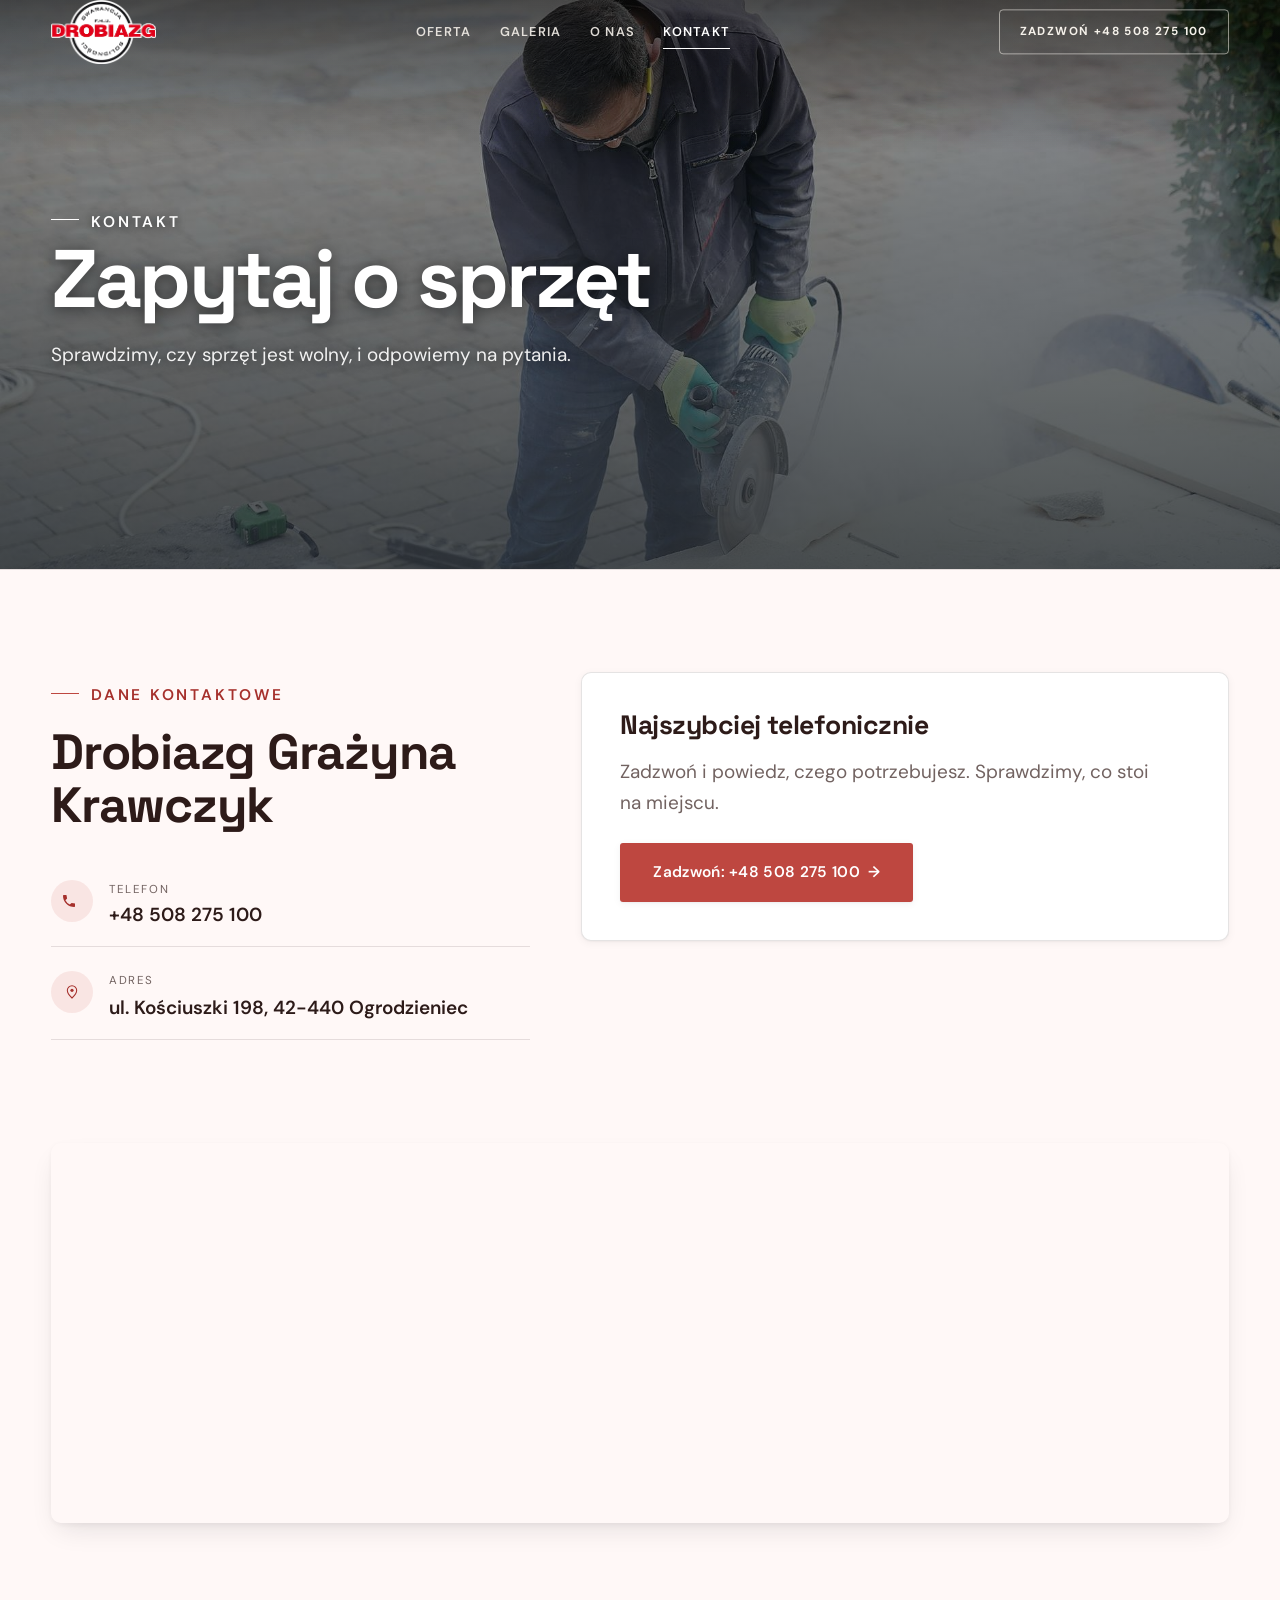
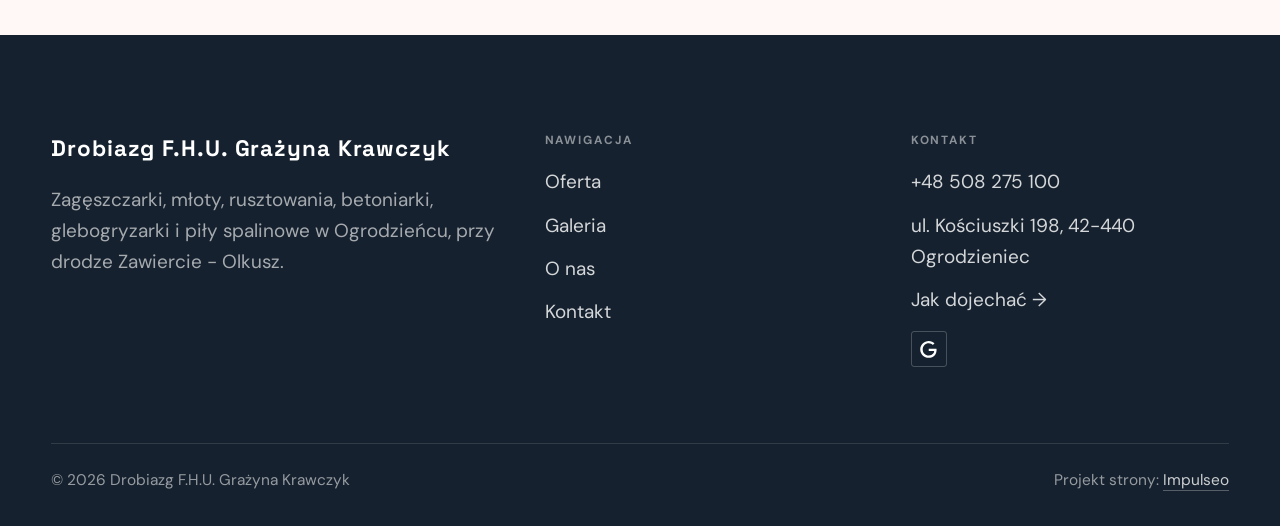
<file: kontakt.html>
<!DOCTYPE html>
<html lang="pl">
<head>
<meta charset="UTF-8">
<meta name="viewport" content="width=device-width, initial-scale=1.0">
<title>Kontakt - Drobiazg Grażyna Krawczyk</title>
<meta name="description" content="Kontakt Drobiazg Grażyna Krawczyk - ul. Kościuszki 198, 42-440 Ogrodzieniec">
<link rel="canonical" href="https://impulseo-pl.github.io/drobiazg-f-h-u-grazyna-krawczyk/kontakt.html">
<meta name="robots" content="noindex, nofollow">
<meta property="og:type" content="website">
<meta property="og:locale" content="pl_PL">
<meta property="og:site_name" content="Drobiazg Grażyna Krawczyk">
<meta property="og:title" content="Kontakt - Drobiazg Grażyna Krawczyk">
<meta property="og:description" content="Kontakt Drobiazg Grażyna Krawczyk - ul. Kościuszki 198, 42-440 Ogrodzieniec">
<meta property="og:url" content="https://impulseo-pl.github.io/drobiazg-f-h-u-grazyna-krawczyk/kontakt.html">
<meta property="og:image" content="https://impulseo-pl.github.io/drobiazg-f-h-u-grazyna-krawczyk/img/og.jpg">
<meta property="og:image:width" content="1200">
<meta property="og:image:height" content="630">
<meta name="twitter:card" content="summary_large_image">
<link rel="preconnect" href="https://fonts.googleapis.com">
<link rel="preconnect" href="https://fonts.gstatic.com" crossorigin>
<link href="https://fonts.googleapis.com/css2?family=Space+Grotesk:wght@500;600;700&family=DM+Sans:opsz,wght@9..40,400;9..40,500;9..40,600&display=swap" rel="stylesheet">
<link rel="stylesheet" href="assets/styles.css?v=841bcd78">
</head>
<body>

<header class="nav">
  <div class="wrap nav-inner">
    <a class="brand brand-has-logo" href="index.html"><img class="brand-logo" src="img/logo.png" alt="Drobiazg Grażyna Krawczyk" width="215" height="131" decoding="async"></a>
    <nav class="nav-links">
      <a href="oferta.html">Oferta</a>
      <a href="realizacje.html">Galeria</a>
      <a href="o-nas.html">O nas</a>
      <a href="kontakt.html" class="active" aria-current="page">Kontakt</a>
      <a href="tel:+48508275100" class="btn btn-accent">Zadzwoń +48 508 275 100</a>
    </nav>
    <button class="nav-toggle" aria-label="Menu"><span></span><span></span><span></span></button>
  </div>
</header>

<main>
<section class="pagehead">
  <img src="img/g10.jpg" alt="Drobiazg Grażyna Krawczyk - Zapytaj o sprzęt" width="1880" height="1253" decoding="async">
  <div class="wrap">
    <span class="eyebrow">Kontakt</span>
    <h1>Zapytaj o sprzęt</h1>
    <p>Sprawdzimy, czy sprzęt jest wolny, i odpowiemy na pytania.</p>
  </div>
</section>
<section>
  <div class="wrap contact-grid">
    <div class="reveal">
      <span class="eyebrow">Dane kontaktowe</span>
      <h2 style="margin:var(--space-4) 0 var(--space-6)">Drobiazg Grażyna Krawczyk</h2>
      <div class="info-list">
        <div class="info-row"><div class="ic"><svg class="ico-tel" width="16" height="16" viewBox="0 0 24 24" fill="none" aria-hidden="true"><path d="M6.6 10.8a15.5 15.5 0 0 0 6.6 6.6l2.2-2.2a1 1 0 0 1 1-.24 11.4 11.4 0 0 0 3.6.58 1 1 0 0 1 1 1V20a1 1 0 0 1-1 1A17 17 0 0 1 3 4a1 1 0 0 1 1-1h3.5a1 1 0 0 1 1 1c0 1.25.2 2.46.58 3.6a1 1 0 0 1-.25 1l-2.23 2.2Z" fill="currentColor"/></svg></div><div><div class="lbl">Telefon</div><a class="val" href="tel:+48508275100">+48 508 275 100</a></div></div>
        <div class="info-row"><div class="ic"><svg class="ico-pin" width="16" height="16" viewBox="0 0 24 24" fill="none" aria-hidden="true"><path d="M12 21s7-6.1 7-11.5A7 7 0 0 0 5 9.5C5 14.9 12 21 12 21Z" stroke="currentColor" stroke-width="1.6" fill="none"/><circle cx="12" cy="9.5" r="2.4" fill="currentColor"/></svg></div><div><div class="lbl">Adres</div><div class="val">ul. Kościuszki 198, 42-440 Ogrodzieniec</div></div></div>
      </div>
    </div>
    <div class="reveal">
      <div class="form">
        <h3 style="margin-bottom:var(--space-4)">Najszybciej telefonicznie</h3>
        <p class="muted" style="margin-bottom:var(--space-5)">Zadzwoń i powiedz, czego potrzebujesz. Sprawdzimy, co stoi na miejscu.</p>
        <a href="tel:+48508275100" class="btn btn-accent" style="justify-content:center">Zadzwoń: +48 508 275 100 <span class="arr">→</span></a>
      </div>
    </div>
  </div>
</section>
<section style="padding-top:0">
  <div class="wrap reveal">
    <iframe class="map" title="Drobiazg Grażyna Krawczyk - Ogrodzieniec" src="https://maps.google.com/maps?q=50.4569136%2C19.5016764&z=15&output=embed" loading="lazy" referrerpolicy="no-referrer-when-downgrade"></iframe>
  </div>
</section>
</main>

<footer>
  <div class="wrap">
    <div class="foot-grid">
      <div class="foot-brand">
        <div class="name">Drobiazg F.H.U. Grażyna Krawczyk</div>
        <p>Zagęszczarki, młoty, rusztowania, betoniarki, glebogryzarki i piły spalinowe w Ogrodzieńcu, przy drodze Zawiercie - Olkusz.</p>
      </div>
      <div class="foot-col">
        <h4>Nawigacja</h4>
        <a href="oferta.html">Oferta</a>
        <a href="realizacje.html">Galeria</a>
        <a href="o-nas.html">O nas</a>
        <a href="kontakt.html">Kontakt</a>
      </div>
      <div class="foot-col">
        <h4>Kontakt</h4>
        <a href="tel:+48508275100">+48 508 275 100</a>
        <p>ul. Kościuszki 198, 42-440 Ogrodzieniec</p>
        <a href="https://maps.google.com/?cid=17833537356308852544&g_mp=Cidnb29nbGUubWFwcy5wbGFjZXMudjEuUGxhY2VzLlNlYXJjaFRleHQQAhgEIAA" target="_blank" rel="noopener">Jak dojechać →</a>
      <div class="foot-soc">
        <a class="soc" href="https://maps.google.com/?cid=17833537356308852544&g_mp=Cidnb29nbGUubWFwcy5wbGFjZXMudjEuUGxhY2VzLlNlYXJjaFRleHQQAhgEIAA" target="_blank" rel="noopener" aria-label="Google - Drobiazg Grażyna Krawczyk"><svg viewBox="0 0 24 24" aria-hidden="true" focusable="false"><path d="M12.48 10.92v3.28h7.84c-.24 1.84-.853 3.187-1.787 4.133-1.147 1.147-2.933 2.4-6.053 2.4-4.827 0-8.6-3.893-8.6-8.72s3.773-8.72 8.6-8.72c2.6 0 4.507 1.027 5.907 2.347l2.307-2.307C18.747 1.44 16.133 0 12.48 0 5.867 0 .307 5.387.307 12s5.56 12 12.173 12c3.573 0 6.267-1.173 8.373-3.36 2.16-2.16 2.84-5.213 2.84-7.667 0-.76-.053-1.467-.173-2.053H12.48z" fill="currentColor"/></svg></a>
      </div>
      </div>
    </div>
    <div class="foot-bot">
      <span>© 2026 Drobiazg F.H.U. Grażyna Krawczyk</span>
      <span>Projekt strony: <a class="foot-credit" href="https://impulseo.pl" target="_blank" rel="noopener">Impulseo</a></span>
    </div>
  </div>
</footer>
<div class="sticky-call"><a class="sc-call" href="tel:+48508275100"><svg class="ico-tel" width="16" height="16" viewBox="0 0 24 24" fill="none" aria-hidden="true"><path d="M6.6 10.8a15.5 15.5 0 0 0 6.6 6.6l2.2-2.2a1 1 0 0 1 1-.24 11.4 11.4 0 0 0 3.6.58 1 1 0 0 1 1 1V20a1 1 0 0 1-1 1A17 17 0 0 1 3 4a1 1 0 0 1 1-1h3.5a1 1 0 0 1 1 1c0 1.25.2 2.46.58 3.6a1 1 0 0 1-.25 1l-2.23 2.2Z" fill="currentColor"/></svg> Zadzwoń</a><a class="sc-quote" href="kontakt.html">Zapytaj o wolny sprzęt</a></div>
<div class="demo-wazne" data-do="2026-10-08" data-cykl="3" hidden><svg class="dw-ico" width="13" height="13" viewBox="0 0 24 24" fill="none" aria-hidden="true"><circle cx="12" cy="12" r="8.6" stroke="currentColor" stroke-width="1.8"/><path d="M12 7.2V12l3.3 2" stroke="currentColor" stroke-width="1.8" stroke-linecap="round"/></svg><span class="dw-txt"></span></div>

<script src="assets/main.js"></script>
</body>
</html>
</file>
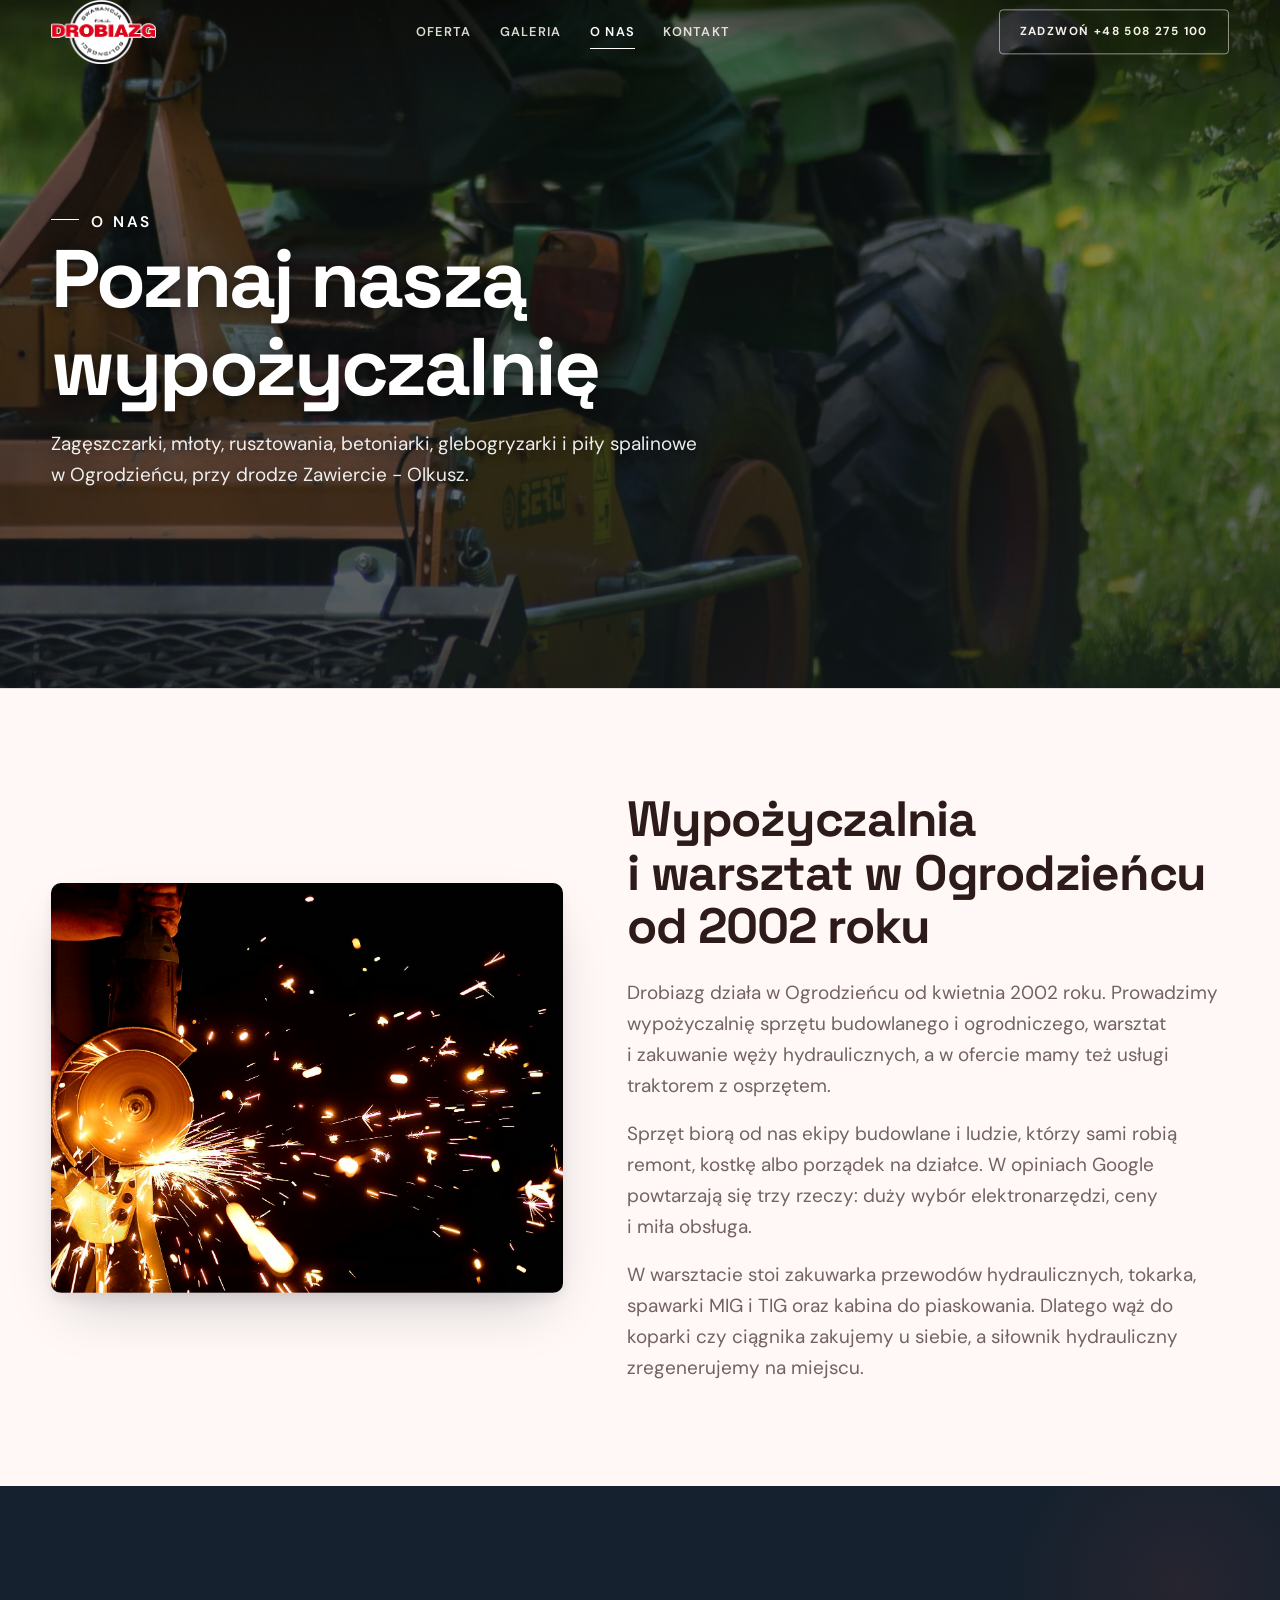
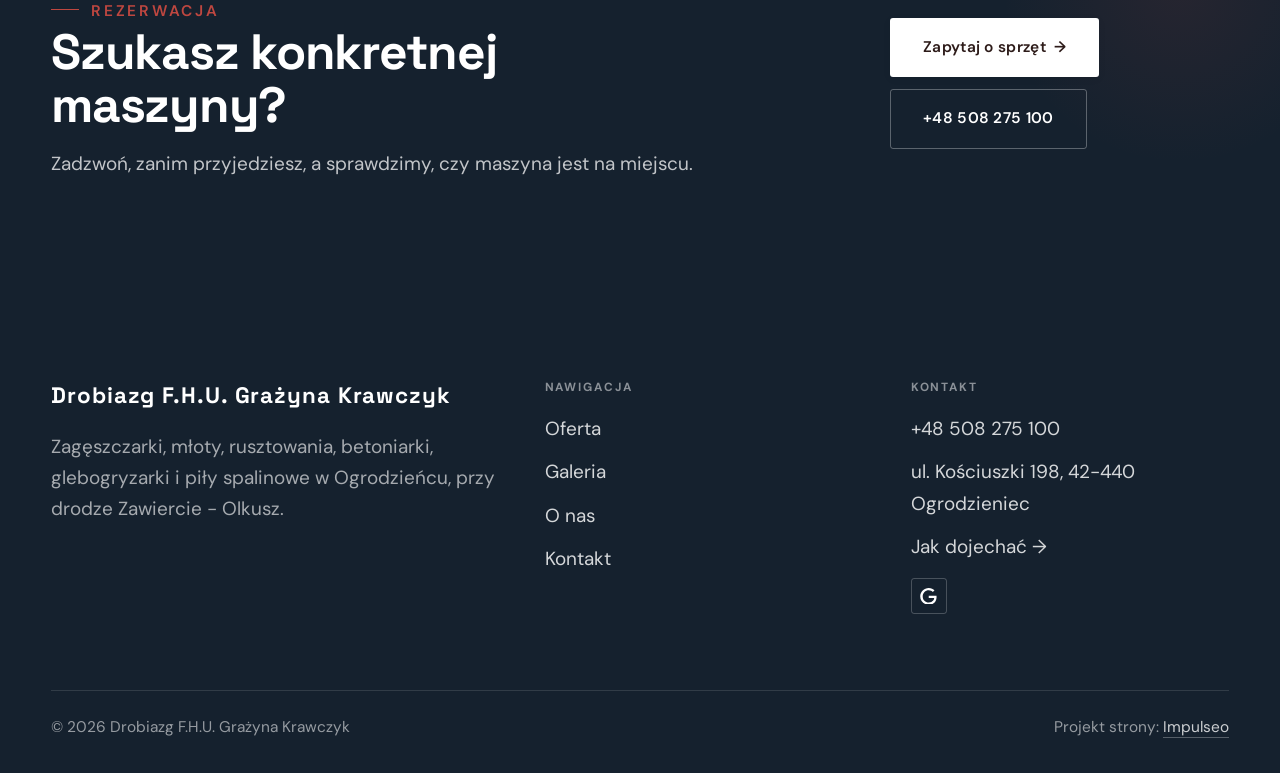
<file: o-nas.html>
<!DOCTYPE html>
<html lang="pl">
<head>
<meta charset="UTF-8">
<meta name="viewport" content="width=device-width, initial-scale=1.0">
<title>O nas - Drobiazg Grażyna Krawczyk</title>
<meta name="description" content="Drobiazg, Ogrodzieniec - wypożyczalnia sprzętu budowlanego i ogrodniczego od 2002 roku. Zagęszczarki, młoty, rusztowania, betoniarki, glebogryzarki, piły spalinowe. Zakuwanie węży hydraulicznych. Ocena 4,7 w Google. Zadzwoń i zapytaj o sprzęt.">
<link rel="canonical" href="https://impulseo-pl.github.io/drobiazg-f-h-u-grazyna-krawczyk/o-nas.html">
<meta name="robots" content="noindex, nofollow">
<meta property="og:type" content="website">
<meta property="og:locale" content="pl_PL">
<meta property="og:site_name" content="Drobiazg Grażyna Krawczyk">
<meta property="og:title" content="O nas - Drobiazg Grażyna Krawczyk">
<meta property="og:description" content="Drobiazg, Ogrodzieniec - wypożyczalnia sprzętu budowlanego i ogrodniczego od 2002 roku. Zagęszczarki, młoty, rusztowania, betoniarki, glebogryzarki, piły spalinowe. Zakuwanie węży hydraulicznych. Ocena 4,7 w Google. Zadzwoń i zapytaj o sprzęt.">
<meta property="og:url" content="https://impulseo-pl.github.io/drobiazg-f-h-u-grazyna-krawczyk/o-nas.html">
<meta property="og:image" content="https://impulseo-pl.github.io/drobiazg-f-h-u-grazyna-krawczyk/img/og.jpg">
<meta property="og:image:width" content="1200">
<meta property="og:image:height" content="630">
<meta name="twitter:card" content="summary_large_image">
<link rel="preconnect" href="https://fonts.googleapis.com">
<link rel="preconnect" href="https://fonts.gstatic.com" crossorigin>
<link href="https://fonts.googleapis.com/css2?family=Space+Grotesk:wght@500;600;700&family=DM+Sans:opsz,wght@9..40,400;9..40,500;9..40,600&display=swap" rel="stylesheet">
<link rel="stylesheet" href="assets/styles.css?v=841bcd78">
</head>
<body>

<header class="nav">
  <div class="wrap nav-inner">
    <a class="brand brand-has-logo" href="index.html"><img class="brand-logo" src="img/logo.png" alt="Drobiazg Grażyna Krawczyk" width="215" height="131" decoding="async"></a>
    <nav class="nav-links">
      <a href="oferta.html">Oferta</a>
      <a href="realizacje.html">Galeria</a>
      <a href="o-nas.html" class="active" aria-current="page">O nas</a>
      <a href="kontakt.html">Kontakt</a>
      <a href="tel:+48508275100" class="btn btn-accent">Zadzwoń +48 508 275 100</a>
    </nav>
    <button class="nav-toggle" aria-label="Menu"><span></span><span></span><span></span></button>
  </div>
</header>

<main>
<section class="pagehead">
  <img src="img/g8.jpg" alt="Drobiazg Grażyna Krawczyk - Poznaj naszą wypożyczalnię" width="1792" height="1144" decoding="async">
  <div class="wrap">
    <span class="eyebrow">O nas</span>
    <h1>Poznaj naszą wypożyczalnię</h1>
    <p>Zagęszczarki, młoty, rusztowania, betoniarki, glebogryzarki i piły spalinowe w Ogrodzieńcu, przy drodze Zawiercie - Olkusz.</p>
  </div>
</section>
<section>
  <div class="wrap split">
    <div class="split-art reveal"><img src="img/g9.jpg" alt="Drobiazg Grażyna Krawczyk" loading="lazy" width="1880" height="1253" decoding="async"></div>
    <div class="split-copy reveal">
      <h2>Wypożyczalnia i warsztat w Ogrodzieńcu od 2002 roku</h2>
      <p class="muted">Drobiazg działa w Ogrodzieńcu od kwietnia 2002 roku. Prowadzimy wypożyczalnię sprzętu budowlanego i ogrodniczego, warsztat i zakuwanie węży hydraulicznych, a w ofercie mamy też usługi traktorem z osprzętem.</p>
      <p class="muted">Sprzęt biorą od nas ekipy budowlane i ludzie, którzy sami robią remont, kostkę albo porządek na działce. W opiniach Google powtarzają się trzy rzeczy: duży wybór elektronarzędzi, ceny i miła obsługa.</p>
      <p class="muted">W warsztacie stoi zakuwarka przewodów hydraulicznych, tokarka, spawarki MIG i TIG oraz kabina do piaskowania. Dlatego wąż do koparki czy ciągnika zakujemy u siebie, a siłownik hydrauliczny zregenerujemy na miejscu.</p>
    </div>
  </div>
</section>


<section class="cta">
  <div class="wrap">
    <div class="reveal">
      <span class="eyebrow">Rezerwacja</span>
      <h2>Szukasz konkretnej maszyny?</h2>
      <p>Zadzwoń, zanim przyjedziesz, a sprawdzimy, czy maszyna jest na miejscu.</p>
    </div>
    <div class="cta-actions reveal">
      <a href="kontakt.html" class="btn btn-light">Zapytaj o sprzęt <span class="arr">→</span></a>
      <a href="tel:+48508275100" class="btn btn-ghost btn-ghost-cta">+48 508 275 100</a>
    </div>
  </div>
</section>
</main>

<footer>
  <div class="wrap">
    <div class="foot-grid">
      <div class="foot-brand">
        <div class="name">Drobiazg F.H.U. Grażyna Krawczyk</div>
        <p>Zagęszczarki, młoty, rusztowania, betoniarki, glebogryzarki i piły spalinowe w Ogrodzieńcu, przy drodze Zawiercie - Olkusz.</p>
      </div>
      <div class="foot-col">
        <h4>Nawigacja</h4>
        <a href="oferta.html">Oferta</a>
        <a href="realizacje.html">Galeria</a>
        <a href="o-nas.html">O nas</a>
        <a href="kontakt.html">Kontakt</a>
      </div>
      <div class="foot-col">
        <h4>Kontakt</h4>
        <a href="tel:+48508275100">+48 508 275 100</a>
        <p>ul. Kościuszki 198, 42-440 Ogrodzieniec</p>
        <a href="https://maps.google.com/?cid=17833537356308852544&g_mp=Cidnb29nbGUubWFwcy5wbGFjZXMudjEuUGxhY2VzLlNlYXJjaFRleHQQAhgEIAA" target="_blank" rel="noopener">Jak dojechać →</a>
      <div class="foot-soc">
        <a class="soc" href="https://maps.google.com/?cid=17833537356308852544&g_mp=Cidnb29nbGUubWFwcy5wbGFjZXMudjEuUGxhY2VzLlNlYXJjaFRleHQQAhgEIAA" target="_blank" rel="noopener" aria-label="Google - Drobiazg Grażyna Krawczyk"><svg viewBox="0 0 24 24" aria-hidden="true" focusable="false"><path d="M12.48 10.92v3.28h7.84c-.24 1.84-.853 3.187-1.787 4.133-1.147 1.147-2.933 2.4-6.053 2.4-4.827 0-8.6-3.893-8.6-8.72s3.773-8.72 8.6-8.72c2.6 0 4.507 1.027 5.907 2.347l2.307-2.307C18.747 1.44 16.133 0 12.48 0 5.867 0 .307 5.387.307 12s5.56 12 12.173 12c3.573 0 6.267-1.173 8.373-3.36 2.16-2.16 2.84-5.213 2.84-7.667 0-.76-.053-1.467-.173-2.053H12.48z" fill="currentColor"/></svg></a>
      </div>
      </div>
    </div>
    <div class="foot-bot">
      <span>© 2026 Drobiazg F.H.U. Grażyna Krawczyk</span>
      <span>Projekt strony: <a class="foot-credit" href="https://impulseo.pl" target="_blank" rel="noopener">Impulseo</a></span>
    </div>
  </div>
</footer>
<div class="sticky-call"><a class="sc-call" href="tel:+48508275100"><svg class="ico-tel" width="16" height="16" viewBox="0 0 24 24" fill="none" aria-hidden="true"><path d="M6.6 10.8a15.5 15.5 0 0 0 6.6 6.6l2.2-2.2a1 1 0 0 1 1-.24 11.4 11.4 0 0 0 3.6.58 1 1 0 0 1 1 1V20a1 1 0 0 1-1 1A17 17 0 0 1 3 4a1 1 0 0 1 1-1h3.5a1 1 0 0 1 1 1c0 1.25.2 2.46.58 3.6a1 1 0 0 1-.25 1l-2.23 2.2Z" fill="currentColor"/></svg> Zadzwoń</a><a class="sc-quote" href="kontakt.html">Zapytaj o wolny sprzęt</a></div>
<div class="demo-wazne" data-do="2026-10-08" data-cykl="3" hidden><svg class="dw-ico" width="13" height="13" viewBox="0 0 24 24" fill="none" aria-hidden="true"><circle cx="12" cy="12" r="8.6" stroke="currentColor" stroke-width="1.8"/><path d="M12 7.2V12l3.3 2" stroke="currentColor" stroke-width="1.8" stroke-linecap="round"/></svg><span class="dw-txt"></span></div>

<script src="assets/main.js"></script>
</body>
</html>
</file>
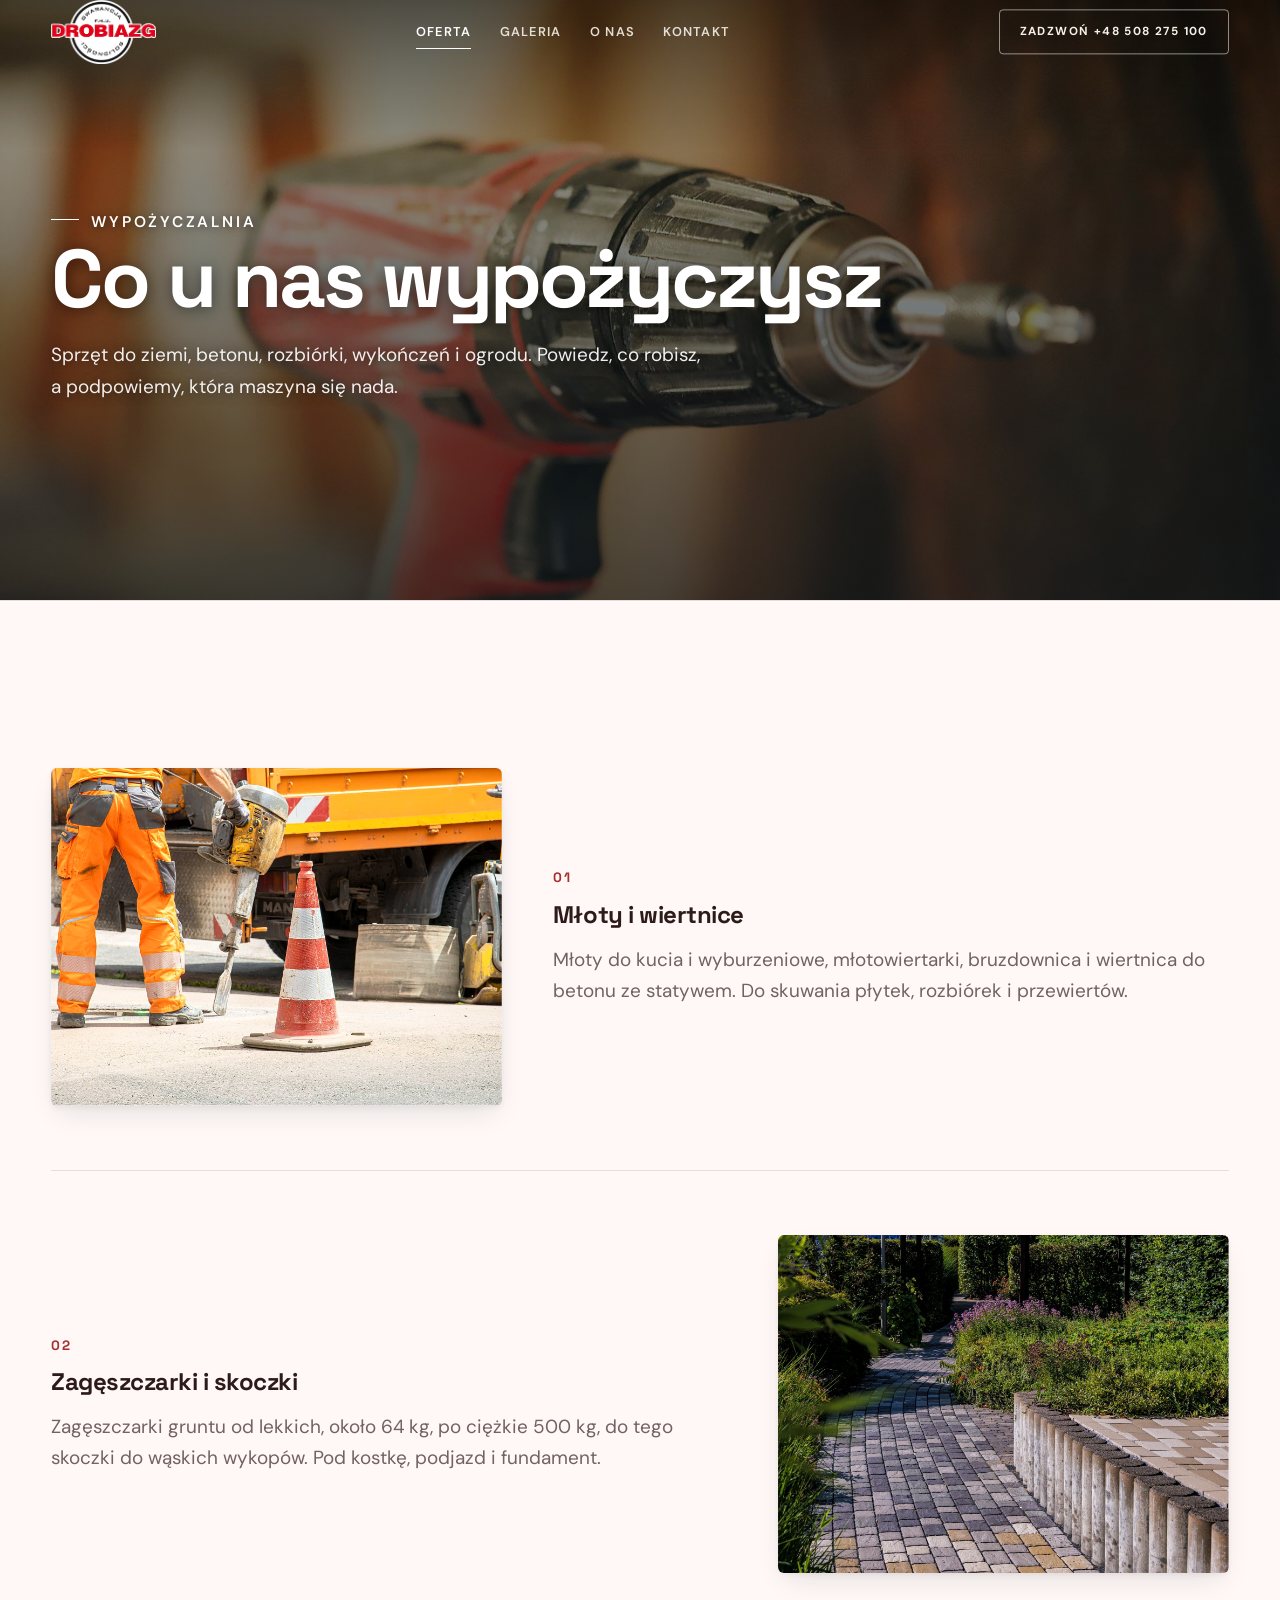
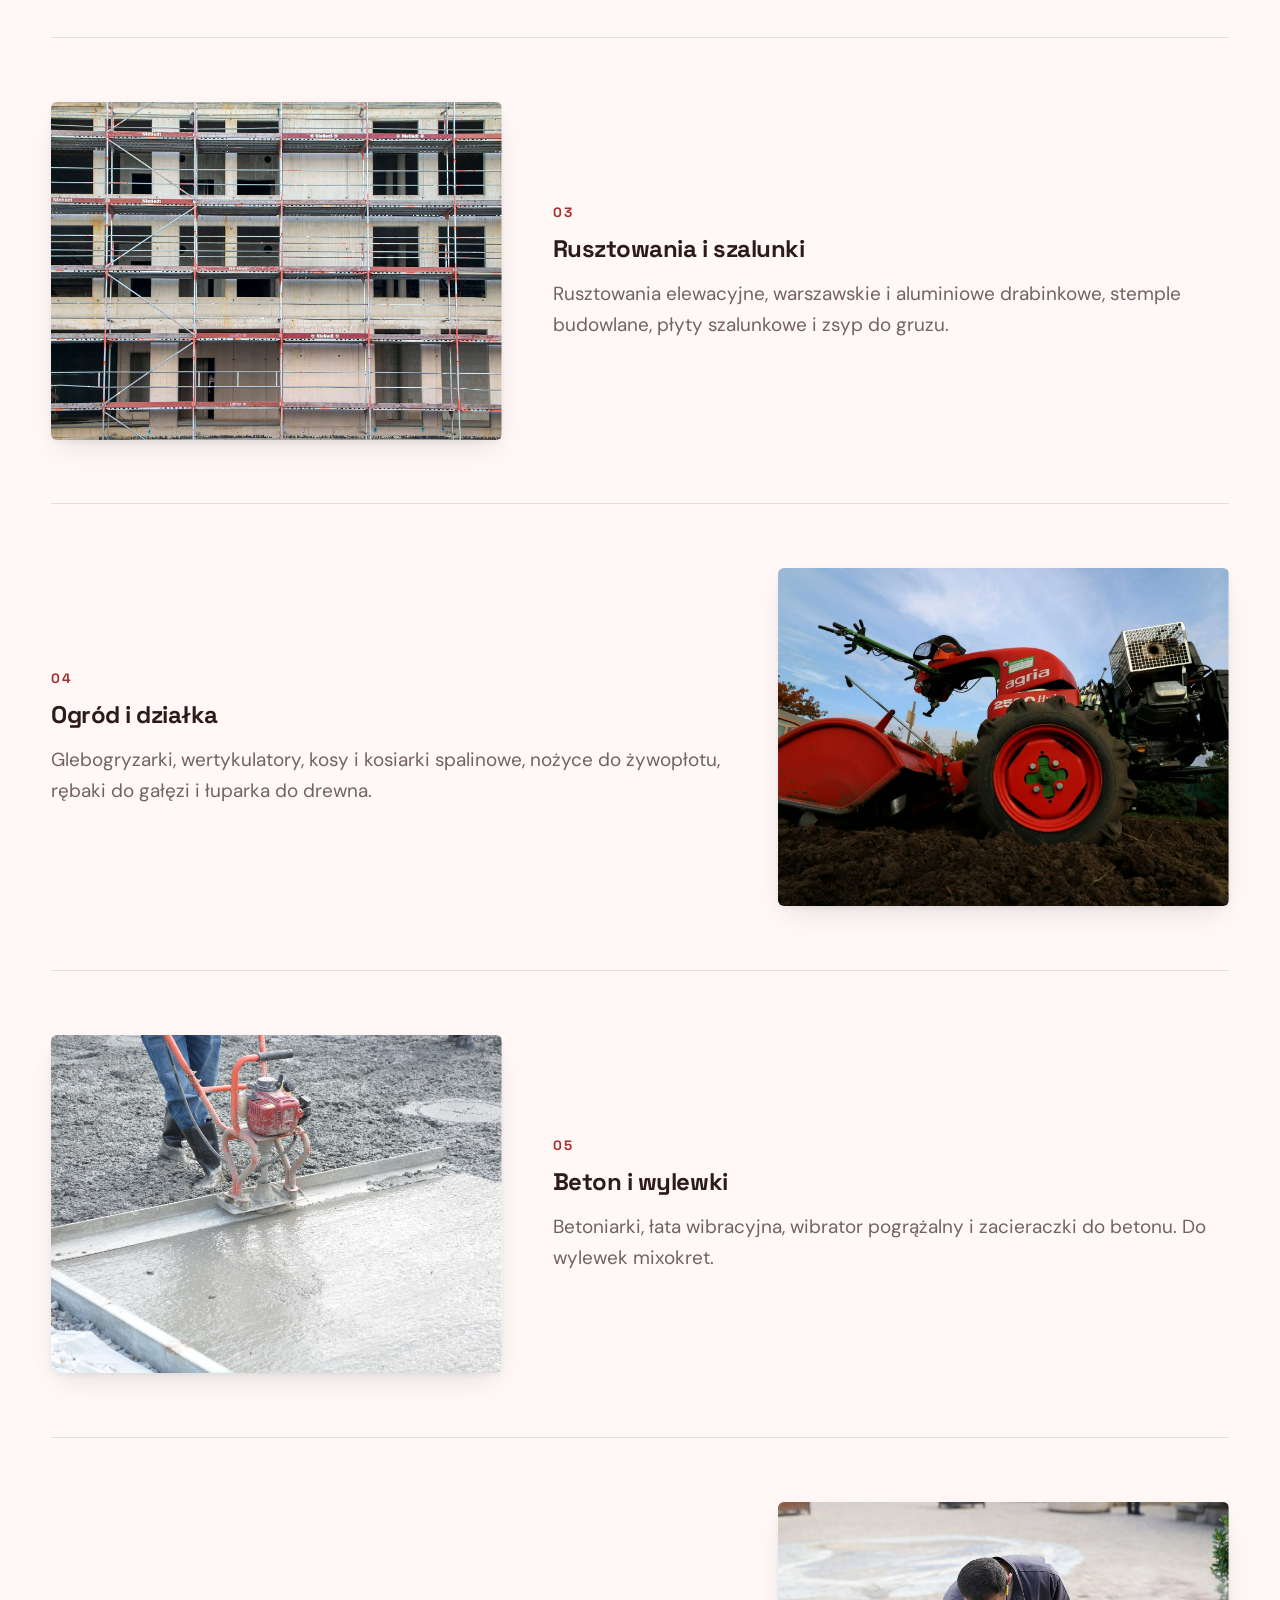
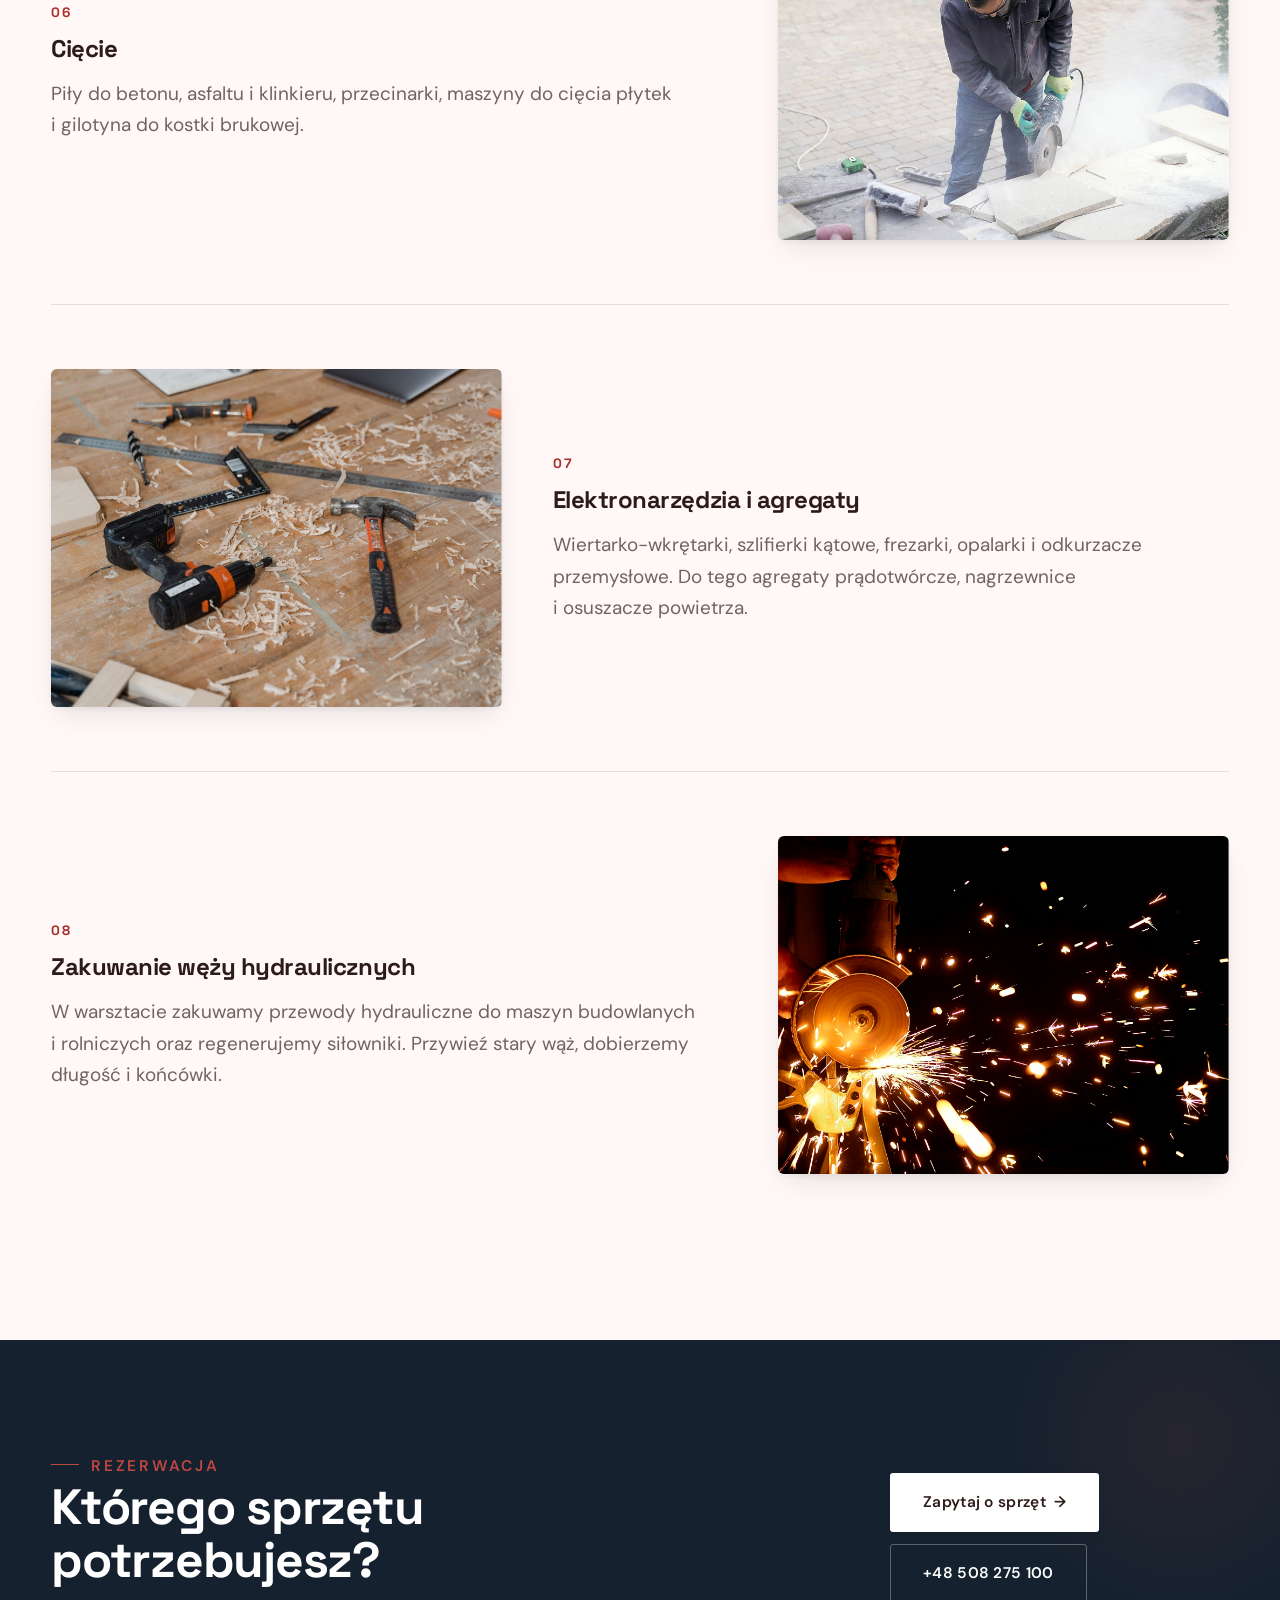
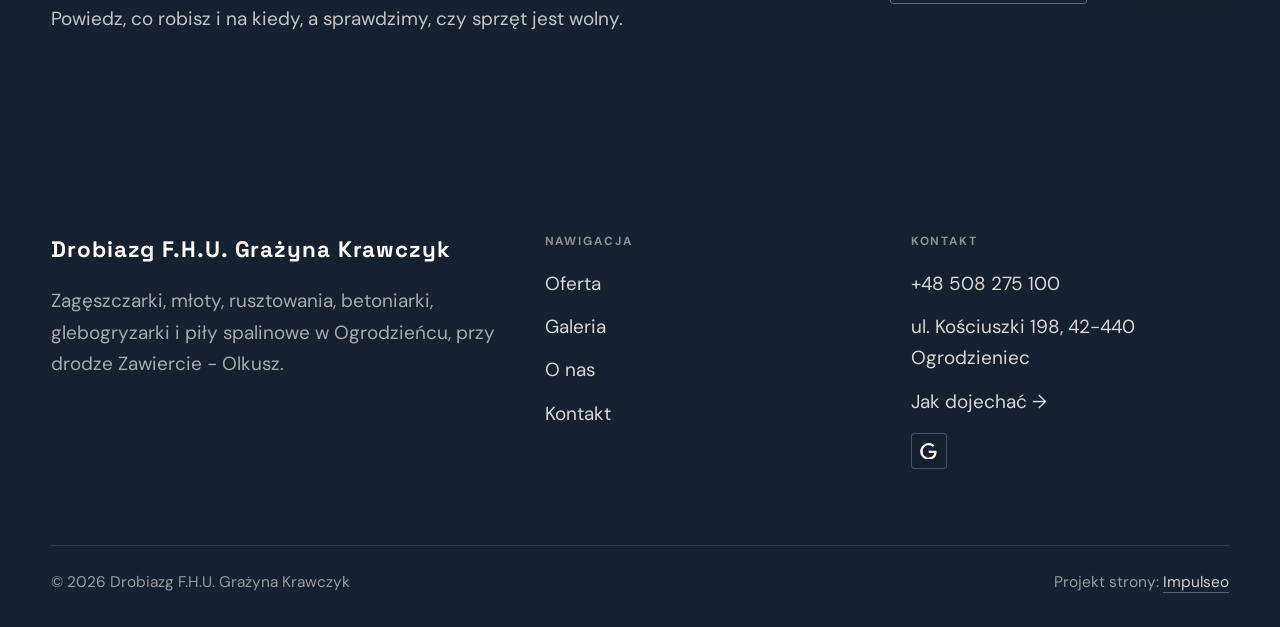
<file: oferta.html>
<!DOCTYPE html>
<html lang="pl">
<head>
<meta charset="UTF-8">
<meta name="viewport" content="width=device-width, initial-scale=1.0">
<title>Oferta - Drobiazg Grażyna Krawczyk</title>
<meta name="description" content="Drobiazg, Ogrodzieniec - wypożyczalnia sprzętu budowlanego i ogrodniczego od 2002 roku. Zagęszczarki, młoty, rusztowania, betoniarki, glebogryzarki, piły spalinowe. Zakuwanie węży hydraulicznych. Ocena 4,7 w Google. Zadzwoń i zapytaj o sprzęt.">
<link rel="canonical" href="https://impulseo-pl.github.io/drobiazg-f-h-u-grazyna-krawczyk/oferta.html">
<meta name="robots" content="noindex, nofollow">
<meta property="og:type" content="website">
<meta property="og:locale" content="pl_PL">
<meta property="og:site_name" content="Drobiazg Grażyna Krawczyk">
<meta property="og:title" content="Oferta - Drobiazg Grażyna Krawczyk">
<meta property="og:description" content="Drobiazg, Ogrodzieniec - wypożyczalnia sprzętu budowlanego i ogrodniczego od 2002 roku. Zagęszczarki, młoty, rusztowania, betoniarki, glebogryzarki, piły spalinowe. Zakuwanie węży hydraulicznych. Ocena 4,7 w Google. Zadzwoń i zapytaj o sprzęt.">
<meta property="og:url" content="https://impulseo-pl.github.io/drobiazg-f-h-u-grazyna-krawczyk/oferta.html">
<meta property="og:image" content="https://impulseo-pl.github.io/drobiazg-f-h-u-grazyna-krawczyk/img/og.jpg">
<meta property="og:image:width" content="1200">
<meta property="og:image:height" content="630">
<meta name="twitter:card" content="summary_large_image">
<link rel="preconnect" href="https://fonts.googleapis.com">
<link rel="preconnect" href="https://fonts.gstatic.com" crossorigin>
<link href="https://fonts.googleapis.com/css2?family=Space+Grotesk:wght@500;600;700&family=DM+Sans:opsz,wght@9..40,400;9..40,500;9..40,600&display=swap" rel="stylesheet">
<link rel="stylesheet" href="assets/styles.css?v=841bcd78">
</head>
<body>

<header class="nav">
  <div class="wrap nav-inner">
    <a class="brand brand-has-logo" href="index.html"><img class="brand-logo" src="img/logo.png" alt="Drobiazg Grażyna Krawczyk" width="215" height="131" decoding="async"></a>
    <nav class="nav-links">
      <a href="oferta.html" class="active" aria-current="page">Oferta</a>
      <a href="realizacje.html">Galeria</a>
      <a href="o-nas.html">O nas</a>
      <a href="kontakt.html">Kontakt</a>
      <a href="tel:+48508275100" class="btn btn-accent">Zadzwoń +48 508 275 100</a>
    </nav>
    <button class="nav-toggle" aria-label="Menu"><span></span><span></span><span></span></button>
  </div>
</header>

<main>
<section class="pagehead">
  <img src="img/g7.jpg" alt="Drobiazg Grażyna Krawczyk - Co u nas wypożyczysz" width="1880" height="1253" decoding="async">
  <div class="wrap">
    <span class="eyebrow">Wypożyczalnia</span>
    <h1>Co u nas wypożyczysz</h1>
    <p>Sprzęt do ziemi, betonu, rozbiórki, wykończeń i ogrodu. Powiedz, co robisz, a podpowiemy, która maszyna się nada.</p>
  </div>
</section>
<section>
  <div class="wrap">
    <div class="svc-row reveal">
      <div class="svc-row-art"><img src="img/g1.jpg" alt="Młoty i wiertnice" loading="lazy" width="830" height="424" decoding="async"></div>
      <div>
        <span class="num">01</span>
        <h3>Młoty i wiertnice</h3>
        <p class="muted">Młoty do kucia i wyburzeniowe, młotowiertarki, bruzdownica i wiertnica do betonu ze statywem. Do skuwania płytek, rozbiórek i przewiertów.</p>
      </div>
    </div>
    <div class="svc-row rev reveal">
      <div class="svc-row-art"><img src="img/s1.jpg" alt="Zagęszczarki i skoczki" loading="lazy" width="1880" height="1253" decoding="async"></div>
      <div>
        <span class="num">02</span>
        <h3>Zagęszczarki i skoczki</h3>
        <p class="muted">Zagęszczarki gruntu od lekkich, około 64 kg, po ciężkie 500 kg, do tego skoczki do wąskich wykopów. Pod kostkę, podjazd i fundament.</p>
      </div>
    </div>
    <div class="svc-row reveal">
      <div class="svc-row-art"><img src="img/g12.jpg" alt="Rusztowania i szalunki" loading="lazy" width="1880" height="1253" decoding="async"></div>
      <div>
        <span class="num">03</span>
        <h3>Rusztowania i szalunki</h3>
        <p class="muted">Rusztowania elewacyjne, warszawskie i aluminiowe drabinkowe, stemple budowlane, płyty szalunkowe i zsyp do gruzu.</p>
      </div>
    </div>
    <div class="svc-row rev reveal">
      <div class="svc-row-art"><img src="img/g3.jpg" alt="Ogród i działka" loading="lazy" width="1880" height="1253" decoding="async"></div>
      <div>
        <span class="num">04</span>
        <h3>Ogród i działka</h3>
        <p class="muted">Glebogryzarki, wertykulatory, kosy i kosiarki spalinowe, nożyce do żywopłotu, rębaki do gałęzi i łuparka do drewna.</p>
      </div>
    </div>
    <div class="svc-row reveal">
      <div class="svc-row-art"><img src="img/s2.jpg" alt="Beton i wylewki" loading="lazy" width="1776" height="1120" decoding="async"></div>
      <div>
        <span class="num">05</span>
        <h3>Beton i wylewki</h3>
        <p class="muted">Betoniarki, łata wibracyjna, wibrator pogrążalny i zacieraczki do betonu. Do wylewek mixokret.</p>
      </div>
    </div>
    <div class="svc-row rev reveal">
      <div class="svc-row-art"><img src="img/g10.jpg" alt="Cięcie" loading="lazy" width="1880" height="1253" decoding="async"></div>
      <div>
        <span class="num">06</span>
        <h3>Cięcie</h3>
        <p class="muted">Piły do betonu, asfaltu i klinkieru, przecinarki, maszyny do cięcia płytek i gilotyna do kostki brukowej.</p>
      </div>
    </div>
    <div class="svc-row reveal">
      <div class="svc-row-art"><img src="img/s3.jpg" alt="Elektronarzędzia i agregaty" loading="lazy" width="1880" height="1253" decoding="async"></div>
      <div>
        <span class="num">07</span>
        <h3>Elektronarzędzia i agregaty</h3>
        <p class="muted">Wiertarko-wkrętarki, szlifierki kątowe, frezarki, opalarki i odkurzacze przemysłowe. Do tego agregaty prądotwórcze, nagrzewnice i osuszacze powietrza.</p>
      </div>
    </div>
    <div class="svc-row rev reveal">
      <div class="svc-row-art"><img src="img/g9.jpg" alt="Zakuwanie węży hydraulicznych" loading="lazy" width="1786" height="1136" decoding="async"></div>
      <div>
        <span class="num">08</span>
        <h3>Zakuwanie węży hydraulicznych</h3>
        <p class="muted">W warsztacie zakuwamy przewody hydrauliczne do maszyn budowlanych i rolniczych oraz regenerujemy siłowniki. Przywieź stary wąż, dobierzemy długość i końcówki.</p>
      </div>
    </div>
  </div>
</section>

<section class="cta">
  <div class="wrap">
    <div class="reveal">
      <span class="eyebrow">Rezerwacja</span>
      <h2>Którego sprzętu potrzebujesz?</h2>
      <p>Powiedz, co robisz i na kiedy, a sprawdzimy, czy sprzęt jest wolny.</p>
    </div>
    <div class="cta-actions reveal">
      <a href="kontakt.html" class="btn btn-light">Zapytaj o sprzęt <span class="arr">→</span></a>
      <a href="tel:+48508275100" class="btn btn-ghost btn-ghost-cta">+48 508 275 100</a>
    </div>
  </div>
</section>
</main>

<footer>
  <div class="wrap">
    <div class="foot-grid">
      <div class="foot-brand">
        <div class="name">Drobiazg F.H.U. Grażyna Krawczyk</div>
        <p>Zagęszczarki, młoty, rusztowania, betoniarki, glebogryzarki i piły spalinowe w Ogrodzieńcu, przy drodze Zawiercie - Olkusz.</p>
      </div>
      <div class="foot-col">
        <h4>Nawigacja</h4>
        <a href="oferta.html">Oferta</a>
        <a href="realizacje.html">Galeria</a>
        <a href="o-nas.html">O nas</a>
        <a href="kontakt.html">Kontakt</a>
      </div>
      <div class="foot-col">
        <h4>Kontakt</h4>
        <a href="tel:+48508275100">+48 508 275 100</a>
        <p>ul. Kościuszki 198, 42-440 Ogrodzieniec</p>
        <a href="https://maps.google.com/?cid=17833537356308852544&g_mp=Cidnb29nbGUubWFwcy5wbGFjZXMudjEuUGxhY2VzLlNlYXJjaFRleHQQAhgEIAA" target="_blank" rel="noopener">Jak dojechać →</a>
      <div class="foot-soc">
        <a class="soc" href="https://maps.google.com/?cid=17833537356308852544&g_mp=Cidnb29nbGUubWFwcy5wbGFjZXMudjEuUGxhY2VzLlNlYXJjaFRleHQQAhgEIAA" target="_blank" rel="noopener" aria-label="Google - Drobiazg Grażyna Krawczyk"><svg viewBox="0 0 24 24" aria-hidden="true" focusable="false"><path d="M12.48 10.92v3.28h7.84c-.24 1.84-.853 3.187-1.787 4.133-1.147 1.147-2.933 2.4-6.053 2.4-4.827 0-8.6-3.893-8.6-8.72s3.773-8.72 8.6-8.72c2.6 0 4.507 1.027 5.907 2.347l2.307-2.307C18.747 1.44 16.133 0 12.48 0 5.867 0 .307 5.387.307 12s5.56 12 12.173 12c3.573 0 6.267-1.173 8.373-3.36 2.16-2.16 2.84-5.213 2.84-7.667 0-.76-.053-1.467-.173-2.053H12.48z" fill="currentColor"/></svg></a>
      </div>
      </div>
    </div>
    <div class="foot-bot">
      <span>© 2026 Drobiazg F.H.U. Grażyna Krawczyk</span>
      <span>Projekt strony: <a class="foot-credit" href="https://impulseo.pl" target="_blank" rel="noopener">Impulseo</a></span>
    </div>
  </div>
</footer>
<div class="sticky-call"><a class="sc-call" href="tel:+48508275100"><svg class="ico-tel" width="16" height="16" viewBox="0 0 24 24" fill="none" aria-hidden="true"><path d="M6.6 10.8a15.5 15.5 0 0 0 6.6 6.6l2.2-2.2a1 1 0 0 1 1-.24 11.4 11.4 0 0 0 3.6.58 1 1 0 0 1 1 1V20a1 1 0 0 1-1 1A17 17 0 0 1 3 4a1 1 0 0 1 1-1h3.5a1 1 0 0 1 1 1c0 1.25.2 2.46.58 3.6a1 1 0 0 1-.25 1l-2.23 2.2Z" fill="currentColor"/></svg> Zadzwoń</a><a class="sc-quote" href="kontakt.html">Zapytaj o wolny sprzęt</a></div>
<div class="demo-wazne" data-do="2026-10-08" data-cykl="3" hidden><svg class="dw-ico" width="13" height="13" viewBox="0 0 24 24" fill="none" aria-hidden="true"><circle cx="12" cy="12" r="8.6" stroke="currentColor" stroke-width="1.8"/><path d="M12 7.2V12l3.3 2" stroke="currentColor" stroke-width="1.8" stroke-linecap="round"/></svg><span class="dw-txt"></span></div>

<script src="assets/main.js"></script>
</body>
</html>
</file>
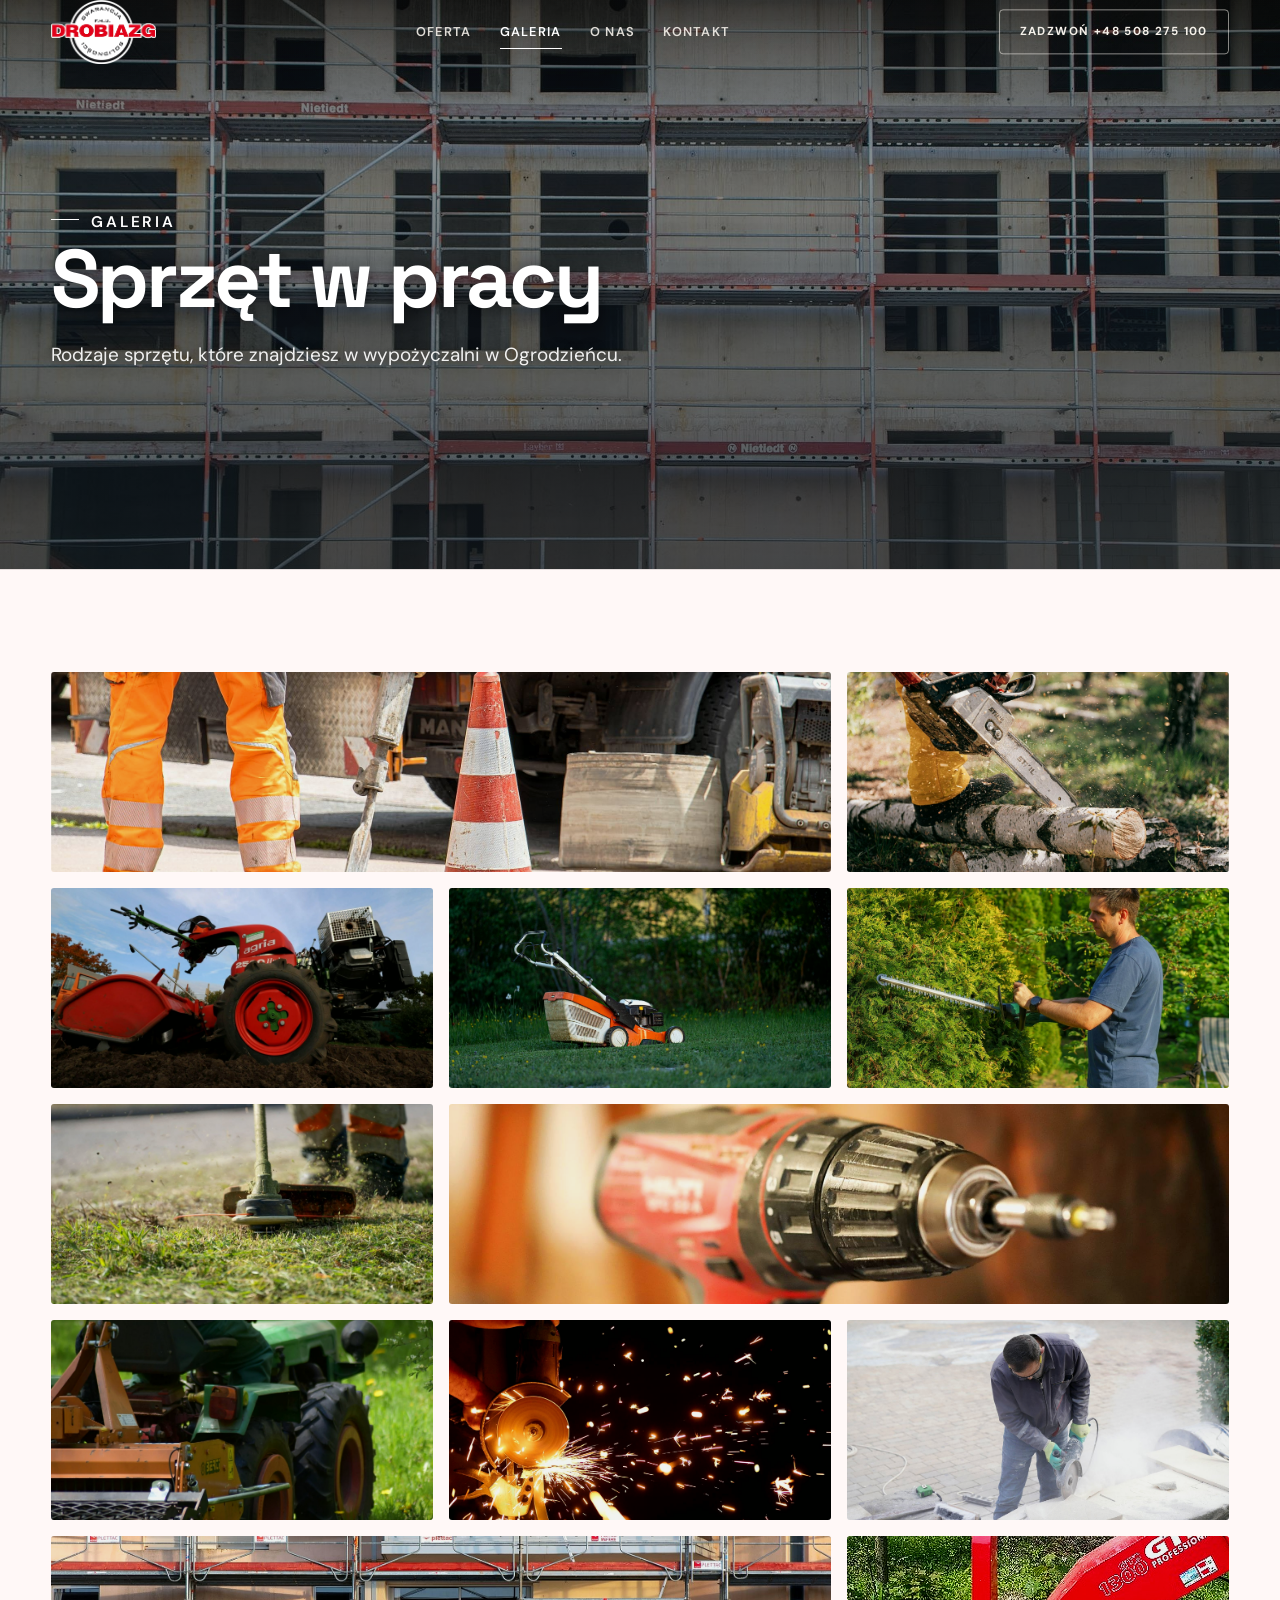
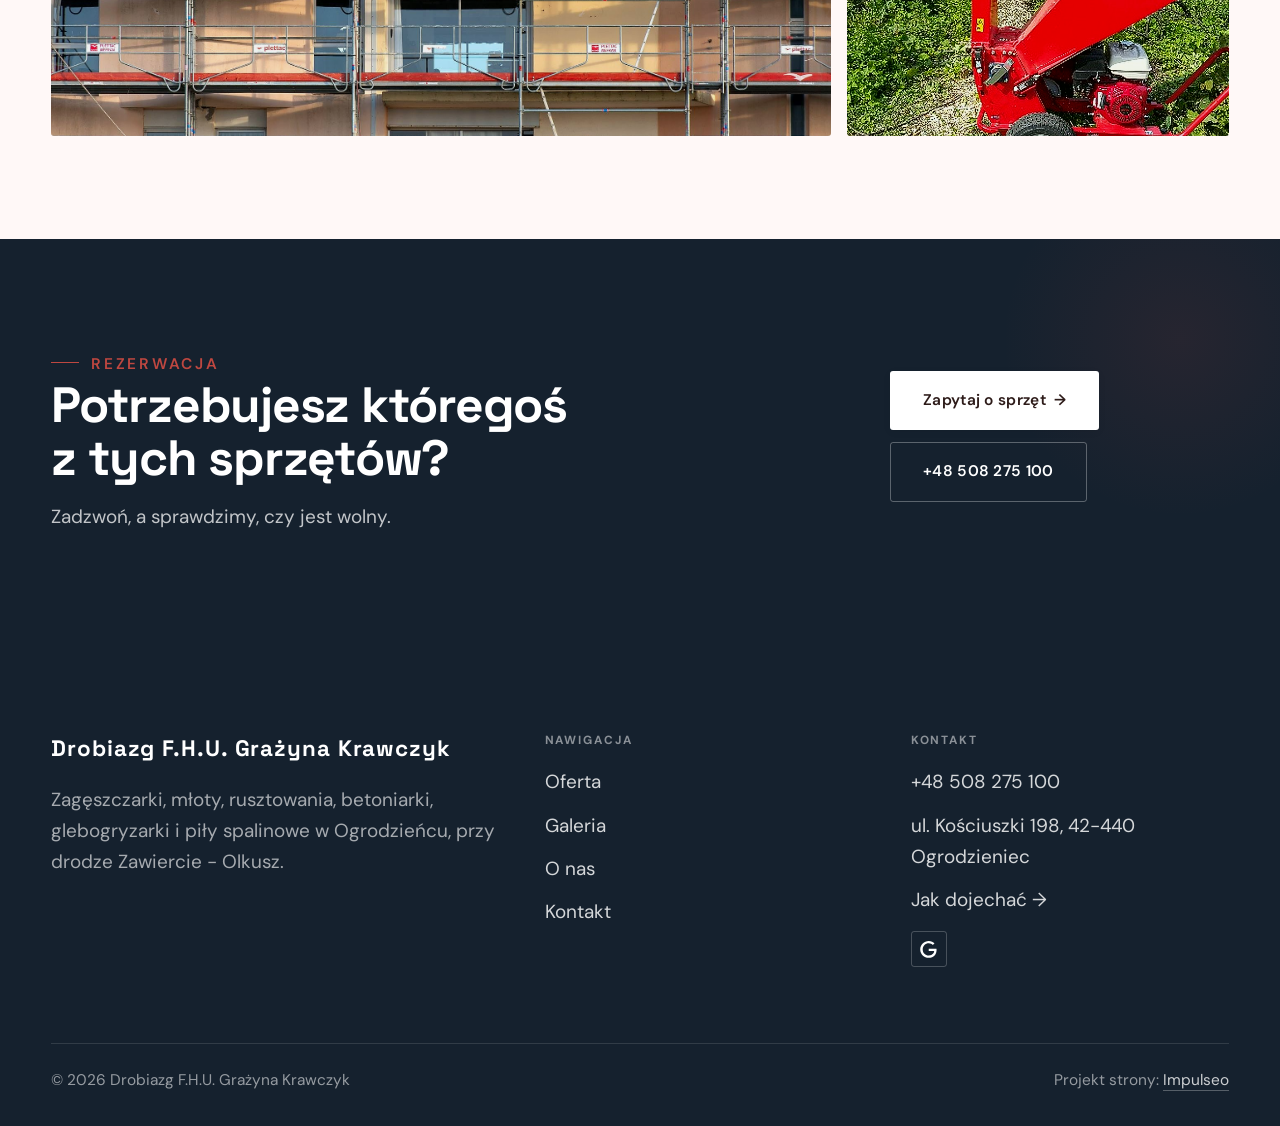
<file: realizacje.html>
<!DOCTYPE html>
<html lang="pl">
<head>
<meta charset="UTF-8">
<meta name="viewport" content="width=device-width, initial-scale=1.0">
<title>Galeria - Drobiazg Grażyna Krawczyk</title>
<meta name="description" content="Galeria Drobiazg Grażyna Krawczyk: Młoty wyburzeniowe, Piły spalinowe, Glebogryzarki, Kosiarki spalinowe, Nożyce do żywopłotu">
<link rel="canonical" href="https://impulseo-pl.github.io/drobiazg-f-h-u-grazyna-krawczyk/realizacje.html">
<meta name="robots" content="noindex, nofollow">
<meta property="og:type" content="website">
<meta property="og:locale" content="pl_PL">
<meta property="og:site_name" content="Drobiazg Grażyna Krawczyk">
<meta property="og:title" content="Galeria - Drobiazg Grażyna Krawczyk">
<meta property="og:description" content="Galeria Drobiazg Grażyna Krawczyk: Młoty wyburzeniowe, Piły spalinowe, Glebogryzarki, Kosiarki spalinowe, Nożyce do żywopłotu">
<meta property="og:url" content="https://impulseo-pl.github.io/drobiazg-f-h-u-grazyna-krawczyk/realizacje.html">
<meta property="og:image" content="https://impulseo-pl.github.io/drobiazg-f-h-u-grazyna-krawczyk/img/og.jpg">
<meta property="og:image:width" content="1200">
<meta property="og:image:height" content="630">
<meta name="twitter:card" content="summary_large_image">
<link rel="preconnect" href="https://fonts.googleapis.com">
<link rel="preconnect" href="https://fonts.gstatic.com" crossorigin>
<link href="https://fonts.googleapis.com/css2?family=Space+Grotesk:wght@500;600;700&family=DM+Sans:opsz,wght@9..40,400;9..40,500;9..40,600&display=swap" rel="stylesheet">
<link rel="stylesheet" href="assets/styles.css?v=841bcd78">
</head>
<body>

<header class="nav">
  <div class="wrap nav-inner">
    <a class="brand brand-has-logo" href="index.html"><img class="brand-logo" src="img/logo.png" alt="Drobiazg Grażyna Krawczyk" width="215" height="131" decoding="async"></a>
    <nav class="nav-links">
      <a href="oferta.html">Oferta</a>
      <a href="realizacje.html" class="active" aria-current="page">Galeria</a>
      <a href="o-nas.html">O nas</a>
      <a href="kontakt.html">Kontakt</a>
      <a href="tel:+48508275100" class="btn btn-accent">Zadzwoń +48 508 275 100</a>
    </nav>
    <button class="nav-toggle" aria-label="Menu"><span></span><span></span><span></span></button>
  </div>
</header>

<main>
<section class="pagehead">
  <img src="img/g12.jpg" alt="Drobiazg Grażyna Krawczyk - Sprzęt w pracy" width="1880" height="1253" decoding="async">
  <div class="wrap">
    <span class="eyebrow">Galeria</span>
    <h1>Sprzęt w pracy</h1>
    <p>Rodzaje sprzętu, które znajdziesz w wypożyczalni w Ogrodzieńcu.</p>
  </div>
</section>
<section>
  <div class="wrap">
    <div class="gallery">
      <div class="tile t-two3 reveal"><img src="img/g1.jpg" alt="Drobiazg Grażyna Krawczyk" loading="lazy" width="1880" height="1253" decoding="async"></div>
      <div class="tile t-third reveal"><img src="img/g2.jpg" alt="Drobiazg Grażyna Krawczyk" loading="lazy" width="1880" height="1253" decoding="async"></div>
      <div class="tile t-third reveal"><img src="img/g3.jpg" alt="Drobiazg Grażyna Krawczyk" loading="lazy" width="1776" height="1120" decoding="async"></div>
      <div class="tile t-third reveal"><img src="img/g4.jpg" alt="Drobiazg Grażyna Krawczyk" loading="lazy" width="1880" height="1253" decoding="async"></div>
      <div class="tile t-third reveal"><img src="img/g5.jpg" alt="Drobiazg Grażyna Krawczyk" loading="lazy" width="1880" height="1253" decoding="async"></div>
      <div class="tile t-third reveal"><img src="img/g6.jpg" alt="Drobiazg Grażyna Krawczyk" loading="lazy" width="1786" height="1136" decoding="async"></div>
      <div class="tile t-two3 reveal"><img src="img/g7.jpg" alt="Drobiazg Grażyna Krawczyk" loading="lazy" width="1880" height="1253" decoding="async"></div>
      <div class="tile t-third reveal"><img src="img/g8.jpg" alt="Drobiazg Grażyna Krawczyk" loading="lazy" width="1792" height="1144" decoding="async"></div>
      <div class="tile t-third reveal"><img src="img/g9.jpg" alt="Drobiazg Grażyna Krawczyk" loading="lazy" width="1880" height="1253" decoding="async"></div>
      <div class="tile t-third reveal"><img src="img/g10.jpg" alt="Drobiazg Grażyna Krawczyk" loading="lazy" width="1880" height="1253" decoding="async"></div>
      <div class="tile t-two3 reveal"><img src="img/g11.jpg" alt="Drobiazg Grażyna Krawczyk" loading="lazy" width="1880" height="1255" decoding="async"></div>
      <div class="tile t-third reveal"><img src="img/g13.jpg" alt="Drobiazg Grażyna Krawczyk" loading="lazy" width="830" height="424" decoding="async"></div>
    </div>
  </div>
</section>
<section class="cta">
  <div class="wrap">
    <div class="reveal">
      <span class="eyebrow">Rezerwacja</span>
      <h2>Potrzebujesz któregoś z tych sprzętów?</h2>
      <p>Zadzwoń, a sprawdzimy, czy jest wolny.</p>
    </div>
    <div class="cta-actions reveal">
      <a href="kontakt.html" class="btn btn-light">Zapytaj o sprzęt <span class="arr">→</span></a>
      <a href="tel:+48508275100" class="btn btn-ghost btn-ghost-cta">+48 508 275 100</a>
    </div>
  </div>
</section>
</main>

<footer>
  <div class="wrap">
    <div class="foot-grid">
      <div class="foot-brand">
        <div class="name">Drobiazg F.H.U. Grażyna Krawczyk</div>
        <p>Zagęszczarki, młoty, rusztowania, betoniarki, glebogryzarki i piły spalinowe w Ogrodzieńcu, przy drodze Zawiercie - Olkusz.</p>
      </div>
      <div class="foot-col">
        <h4>Nawigacja</h4>
        <a href="oferta.html">Oferta</a>
        <a href="realizacje.html">Galeria</a>
        <a href="o-nas.html">O nas</a>
        <a href="kontakt.html">Kontakt</a>
      </div>
      <div class="foot-col">
        <h4>Kontakt</h4>
        <a href="tel:+48508275100">+48 508 275 100</a>
        <p>ul. Kościuszki 198, 42-440 Ogrodzieniec</p>
        <a href="https://maps.google.com/?cid=17833537356308852544&g_mp=Cidnb29nbGUubWFwcy5wbGFjZXMudjEuUGxhY2VzLlNlYXJjaFRleHQQAhgEIAA" target="_blank" rel="noopener">Jak dojechać →</a>
      <div class="foot-soc">
        <a class="soc" href="https://maps.google.com/?cid=17833537356308852544&g_mp=Cidnb29nbGUubWFwcy5wbGFjZXMudjEuUGxhY2VzLlNlYXJjaFRleHQQAhgEIAA" target="_blank" rel="noopener" aria-label="Google - Drobiazg Grażyna Krawczyk"><svg viewBox="0 0 24 24" aria-hidden="true" focusable="false"><path d="M12.48 10.92v3.28h7.84c-.24 1.84-.853 3.187-1.787 4.133-1.147 1.147-2.933 2.4-6.053 2.4-4.827 0-8.6-3.893-8.6-8.72s3.773-8.72 8.6-8.72c2.6 0 4.507 1.027 5.907 2.347l2.307-2.307C18.747 1.44 16.133 0 12.48 0 5.867 0 .307 5.387.307 12s5.56 12 12.173 12c3.573 0 6.267-1.173 8.373-3.36 2.16-2.16 2.84-5.213 2.84-7.667 0-.76-.053-1.467-.173-2.053H12.48z" fill="currentColor"/></svg></a>
      </div>
      </div>
    </div>
    <div class="foot-bot">
      <span>© 2026 Drobiazg F.H.U. Grażyna Krawczyk</span>
      <span>Projekt strony: <a class="foot-credit" href="https://impulseo.pl" target="_blank" rel="noopener">Impulseo</a></span>
    </div>
  </div>
</footer>
<div class="sticky-call"><a class="sc-call" href="tel:+48508275100"><svg class="ico-tel" width="16" height="16" viewBox="0 0 24 24" fill="none" aria-hidden="true"><path d="M6.6 10.8a15.5 15.5 0 0 0 6.6 6.6l2.2-2.2a1 1 0 0 1 1-.24 11.4 11.4 0 0 0 3.6.58 1 1 0 0 1 1 1V20a1 1 0 0 1-1 1A17 17 0 0 1 3 4a1 1 0 0 1 1-1h3.5a1 1 0 0 1 1 1c0 1.25.2 2.46.58 3.6a1 1 0 0 1-.25 1l-2.23 2.2Z" fill="currentColor"/></svg> Zadzwoń</a><a class="sc-quote" href="kontakt.html">Zapytaj o wolny sprzęt</a></div>
<div class="demo-wazne" data-do="2026-10-08" data-cykl="3" hidden><svg class="dw-ico" width="13" height="13" viewBox="0 0 24 24" fill="none" aria-hidden="true"><circle cx="12" cy="12" r="8.6" stroke="currentColor" stroke-width="1.8"/><path d="M12 7.2V12l3.3 2" stroke="currentColor" stroke-width="1.8" stroke-linecap="round"/></svg><span class="dw-txt"></span></div>

<script src="assets/main.js"></script>
</body>
</html>
</file>
<file: assets/styles.css>
/* ============================================================
   STOLBASZ — premium, architektoniczny B2B fit-out
   Jasna paleta, zero brązu. System wg premium-web-craft.
   Projekt strony: Impulseo (impulseo.pl)
   ============================================================ */

:root{
  /* PALETA — jasna, architektoniczna, chłodna */
  --paper:#F4F6F8;          /* główne tło */
  --paper-2:#E7EBEF;        /* sekcje alternatywne (chłodny jasny szary) */
  --paper-3:#E7EBEF;        /* delikatne wypełnienia */
  --ink:#15212E;            /* tekst główny — chłodny grafit */
  --ink-soft:#243443;       /* nagłówki drugorzędne */
  --muted:#6B7785;          /* tekst poboczny */
  --line:rgba(21,33,46,.12);/* hairline */
  --accent:#E8A317;         /* stonowany petrol-slate — jedyny akcent */
  --accent-d:#C9870C;
  --accent-soft:rgba(232,163,23,.10);
  --dark:#15212E;           /* sekcje ciemne (stopka/CTA) */

  /* HOVER ZDJĘĆ — JEDEN standard dla całego silnika (decyzja K. 04.08.2026, artefakt z wariantami).
     AKTUALNE (K.+Szymon 09.08.2026, wybór z artefaktu 6 wariantów): zoom 1.05 przy 1.4s -
     przy tak długim czasie mocniejszy kadr NIE skacze, tylko „oddycha". Poprzedni standard
     (1.02 / .55s z 04.08) odbierany jako dynamiczny i szybki.
     Spoczynek lekko przygaszony, ale TYLKO tam, gdzie jest mysz (@media hover:hover) —
     na telefonie zdjęcia zostają w pełnej jasności. */
  --img-zoom:1.05;                   /* K.+Szymon 09.08: wariant F z artefaktu porównawczego */
  --img-rest:brightness(.95) saturate(.99);
  --img-hot:brightness(1.06) saturate(1.05);
  --img-dur:1.4s;                    /* K.+Szymon 09.08 (wariant F): powoli = elegancko */
  --img-ease:cubic-bezier(.16,.84,.44,1);  /* miękki ogon, efekt „oddychania" */

  /* ODSTĘPY — skala 4/8 */
  --space-1:4px; --space-2:8px; --space-3:12px; --space-4:16px; --space-5:24px;
  --space-6:32px; --space-7:48px; --space-8:64px; --space-9:96px; --space-10:128px;

  /* TYPOGRAFIA — fluid clamp() (skala podbita 16.07.2026: większe, czytelniejsze litery — uwaga Adama) */
  --text-sm:clamp(.9rem,.87rem + .12vw,1rem);
  --text-base:clamp(1.08rem,1.04rem + .18vw,1.2rem);
  --text-lg:clamp(1.24rem,1.15rem + .34vw,1.44rem);
  --text-h3:clamp(1.34rem,1.22rem + .55vw,1.66rem);
  --text-h2:clamp(2.1rem,1.66rem + 2.1vw,3.1rem);
  --text-h1:clamp(2.9rem,2.1rem + 4vw,5.1rem);

  /* PROMIENIE — architektoniczne, raczej ostre */
  --r-sm:3px; --r-md:6px; --r-lg:10px;

  /* RUCH */
  --ease:cubic-bezier(.25,.46,.45,.94); --dur:.24s;

  /* CIENIE — miękkie, warstwowe */
  --sh-sm:0 1px 2px rgba(16,24,32,.04), 0 2px 8px rgba(16,24,32,.05);
  --sh-md:0 2px 6px rgba(16,24,32,.05), 0 12px 28px -8px rgba(16,24,32,.12);
  --sh-lg:0 6px 14px rgba(16,24,32,.07), 0 26px 56px -18px rgba(16,24,32,.22);

  --hairline:1px solid var(--line);

  --font-display:'Space Grotesk','Inter',sans-serif;
  --font-body:'DM Sans','Inter',sans-serif;
}

*{box-sizing:border-box;margin:0;padding:0}
html{scroll-behavior:smooth}
body{
  font-family:var(--font-body);
  font-size:var(--text-base);
  line-height:1.65;
  color:var(--ink);
  background:var(--paper);
  -webkit-font-smoothing:antialiased;
  text-rendering:optimizeLegibility;
}
img{max-width:100%;height:auto;display:block}  /* height:auto = width/height z atrybutów trzyma proporcje (TOP#12) */
a{color:inherit;text-decoration:none}

.wrap{width:min(92%,1180px);margin-inline:auto}
section{padding-block:clamp(52px,6.5vw,96px)}

h1,h2,h3{font-family:var(--font-display);font-weight:700;line-height:1.08;letter-spacing:-.02em;color:var(--ink)}
h1{font-size:var(--text-h1);letter-spacing:-.035em}
h2{font-size:var(--text-h2);letter-spacing:-.025em}
h3{font-size:var(--text-h3)}
/* MIARA — długość wiersza. WCAG 2.2 SC 1.4.8: max 80 znaków; Butterick: 45–90.
   68ch daje realnie 72–78 znaków polskiego tekstu, czyli z zapasem pod granicą.
   Wcześniej limit miał TYLKO <p> — <li>, <blockquote> i <dd> nie miały żadnego,
   i to jedyny powód, dla którego 23 bloki na dwóch oddanych stronach jadą po
   83–106 znaków w wierszu (pomiar 07.08.2026, bramka `miara`).
   ⚠️ Listy i definicje ograniczamy TYLKO bez klasy: `ul`/`ol` z klasą to u nas
   układ (siatki kafli, menu), a nie tekst ciągły — tam miarę wyznacza układ. */
/* 60ch, nie 68ch (K. 10.08): po zmianie fontów na węższe kroje (DM Sans i spółka)
   w 68ch mieściło się ~90 znaków - bramka pikselowa słusznie zgłaszała przekroczenie
   granicy 80. Pomiar na żywej przeglądarce: 60ch = 90 znaków, 53ch = ~78 znaków, czyli normę WCAG 1.4.8. */
:root{ --miara:53ch }
p{max-width:min(100%,var(--miara))}
blockquote,
ul:not([class])>li, ol:not([class])>li,
dl:not([class])>dd{max-width:min(100%,var(--miara))}

/* ⚠️ Świadomie BEZ wyjątku `.tile p,.card p,.svc p{max-width:none}`, choć nasuwa się sam:
   te akapity BYŁY już ograniczone (stare `p{max-width:65ch}`), więc „wyjątek" nie odblokowałby
   niczego nowego — tylko ROZLUŹNIŁ stan sprzed zmiany na wszystkich demach naraz.
   `figcaption` żadna z reguł wyżej nie dotyczy, więc też nie potrzebuje zwolnienia. */

/* ŁAMANIE. `balance` wyrównuje długości wierszy w nagłówku, `pretty` pilnuje ostatniego
   wiersza akapitu, żeby nie został w nim jeden wyraz. Obsługiwane od Chrome 117 /
   Safari 17.5; starsze przeglądarki po prostu ignorują tę własność.
   `text-wrap:pretty` nie występowało dotąd ANI RAZ w silniku ani w repo klientów. */
h1,h2,h3,.lead,.lede{text-wrap:balance}
p,li,blockquote,dd{text-wrap:pretty}

.eyebrow{
  font-family:var(--font-body);
  font-size:var(--text-sm);
  font-weight:600;
  letter-spacing:.18em;
  text-transform:uppercase;
  color:var(--accent);
  display:inline-flex;align-items:center;gap:var(--space-3);
}
/* flex:none + margin-top = kreska trzyma się PIERWSZEJ linii. Wcześniej align-items:center
   centrowało ją względem całego bloku i przy zawinięciu (długi kicker typu
   „…WNĘTRZ · LESZNO · OD 2019") druga linia lądowała z brzydkim wcięciem. */
.eyebrow{align-items:flex-start}
.eyebrow>*,.eyebrow{text-wrap:balance}   /* dlugi kicker lamal sie na sierote typu samo „2019" w drugiej linii */
.eyebrow::before{content:"";width:28px;height:1px;background:var(--accent);display:inline-block;flex:none;margin-top:.62em}

.muted{color:var(--muted)}
.lead{font-size:var(--text-lg);line-height:1.55;color:var(--ink-soft);max-width:50ch}

/* ---------- BUTTONS ---------- */
.btn{
  display:inline-flex;align-items:center;gap:var(--space-2);
  font-weight:600;font-size:var(--text-sm);letter-spacing:.02em;
  padding:var(--space-4) var(--space-6);
  border-radius:var(--r-sm);
  transition:transform var(--dur) var(--ease),box-shadow var(--dur) var(--ease),background var(--dur) var(--ease);
  cursor:pointer;border:1px solid transparent;
}
.btn-accent{background:var(--accent);color:#fff;box-shadow:var(--sh-sm)}
.btn-accent:hover{background:var(--accent-d);transform:translateY(-2px);box-shadow:var(--sh-md)}
.btn-accent:active{transform:translateY(0);box-shadow:var(--sh-sm)}
.btn-ghost{background:transparent;color:var(--ink);border-color:var(--line)}
.btn-ghost:hover{border-color:var(--accent);color:var(--accent);transform:translateY(-2px)}
.btn-light{background:#fff;color:var(--ink);box-shadow:var(--sh-sm)}
.btn-light:hover{transform:translateY(-2px);box-shadow:var(--sh-md)}
.btn .arr{transition:transform var(--dur) var(--ease)}
.btn:hover .arr{transform:translateX(4px)}

/* ---------- NAV ---------- */
.nav{
  position:sticky;top:0;z-index:50;
  background:color-mix(in srgb,var(--paper) 88%,transparent);
  backdrop-filter:saturate(140%) blur(10px);
  border-bottom:var(--hairline);
}
.nav-inner{display:flex;align-items:center;justify-content:space-between;gap:var(--space-5);height:72px}
/* ANTY-NACHODZENIE (K. 05.08.2026): długa nazwa firmy + przycisk z pełnym numerem nie mieściły się w pasku
   i flex ściskał linki PONIŻEJ ich treści - "Kontakt" wchodził na ramkę "Zadzwoń +48 ...". Teraz ustępuje
   nazwa marki (skrót wielokropkiem), a menu i przycisk nigdy się nie kurczą ani nie zachodzą na siebie. */
.brand{display:flex;flex-direction:column;line-height:1;min-width:0;flex:0 1 auto}
.brand .name{font-family:var(--font-display);font-weight:800;font-size:1.35rem;letter-spacing:.04em;white-space:nowrap;overflow:hidden;text-overflow:ellipsis}
.brand .sub{font-size:.62rem;letter-spacing:.34em;text-transform:uppercase;color:var(--muted);margin-top:5px;white-space:nowrap;overflow:hidden;text-overflow:ellipsis}
.nav-links{display:flex;align-items:center;gap:var(--space-6);flex:0 0 auto}
.nav-links a{font-size:var(--text-sm);font-weight:500;color:var(--ink-soft);position:relative;padding-block:4px;white-space:nowrap;transition:color var(--dur) var(--ease)}
.nav-links a::after{content:"";position:absolute;left:0;bottom:0;width:0;height:1.5px;background:var(--accent);transition:width var(--dur) var(--ease)}
.nav-links a:hover,.nav-links a.active{color:var(--ink)}
.nav-links a:hover::after,.nav-links a.active::after{width:100%}
.nav-links .btn{padding:var(--space-2) var(--space-5)}
/* przyciski w nav: właściwy kolor (przebij .nav-links a) + bez podkreślenia */
.nav-links a.btn-accent{color:#fff}
.nav-links a.btn-ghost,.nav-links a.btn-light{color:var(--ink)}
/* CTA w pasku: NIE podkreślenie spod linków menu, ale ten sam przelatujący błysk,
   co na wszystkich innych przyciskach (zgłoszenie K. 13.08.2026 - „na hero jest efekt
   światła przechodzącego przez przycisk, na navbarze go nie ma, a mają być identyczne").
   Reguła `.nav-links a::after` jest silniejsza od `.btn::after`, więc trzeba jej
   geometrię wyzerować i wpisać połysk z nazwy - samo `display:none` gasiło efekt. */
.nav-links a.btn::after{
  display:block;content:"";position:absolute;inset:0;z-index:-1;pointer-events:none;
  width:auto;height:auto;border-radius:inherit;   /* kasuje geometrię podkreślenia (width:0;height:1.5px) */
  background:linear-gradient(100deg,transparent 32%,rgba(255,255,255,.20) 50%,transparent 68%);
  translate:-120% 0}
@media (prefers-reduced-motion:no-preference){
  .nav-links a.btn:hover::after{translate:120% 0;transition:translate .75s var(--mt-ease,cubic-bezier(.16,.84,.44,1))}
}
.nav-toggle{display:none;background:none;border:none;cursor:pointer;flex-direction:column;gap:5px;padding:8px}
.nav-toggle span{width:24px;height:2px;background:var(--ink);transition:var(--dur)}
/* Ciasny zakres MIĘDZY menu mobilnym a pełnym pulpitem: zbijamy odstępy i nazwę marki,
   żeby wszystko zmieściło się naturalnie, zanim w ogóle dojdzie do skracania wielokropkiem. */
@media(max-width:1280px) and (min-width:921px){
  .nav-links{gap:var(--space-4)}
  .nav-links .btn{padding:var(--space-2) var(--space-4)}
  .brand .name{font-size:1.15rem}
}

/* ---------- HERO (split) ---------- */
.hero{position:relative;overflow:hidden;border-bottom:var(--hairline)}
.hero-grid{display:grid;grid-template-columns:1.05fr .95fr;gap:clamp(24px,4vw,60px);align-items:center;
  padding-block:clamp(36px,4.5vw,64px)}
.hero-copy .eyebrow{margin-bottom:var(--space-5)}
.hero-copy h1{margin-bottom:var(--space-5)}
.hero-copy .lead{margin-bottom:var(--space-7)}
.hero-actions{display:flex;flex-wrap:wrap;gap:var(--space-4)}
.hero-art{position:relative;aspect-ratio:4/3;border-radius:var(--r-lg);overflow:hidden;box-shadow:var(--sh-lg)}
.hero-art img{width:100%;height:100%;object-fit:cover}
.hero-art::after{content:"";position:absolute;inset:0;background:linear-gradient(180deg,transparent 55%,rgba(18,24,28,.28))}
.hero-badge{position:absolute;left:var(--space-5);bottom:var(--space-5);z-index:2;
  background:rgba(252,252,251,.94);backdrop-filter:blur(4px);
  border-radius:var(--r-md);padding:var(--space-4) var(--space-5);box-shadow:var(--sh-md);max-width:78%}
.hero-badge strong{display:block;font-family:var(--font-display);font-size:1rem;letter-spacing:-.01em}
.hero-badge span{font-size:var(--text-sm);color:var(--muted)}

/* ---------- HERO duży / kinowy (strona główna) ---------- */
.hero-cine{position:relative;min-height:clamp(560px,82vh,840px);min-height:clamp(560px,82svh,840px);display:flex;align-items:center;overflow:hidden;border-bottom:var(--hairline)}
.hero-cine>img{position:absolute;inset:0;width:100%;height:100%;object-fit:cover;z-index:0}
.hero-cine::after{content:"";position:absolute;inset:0;z-index:1;
  background:linear-gradient(95deg,rgba(13,18,23,.86) 0%,rgba(13,18,23,.64) 32%,rgba(13,18,23,.24) 62%,rgba(13,18,23,.04) 100%)}
.hero-cine .wrap{position:relative;z-index:2;padding-block:var(--space-8)}
.hero-cine .hero-copy{max-width:660px}
.hero-cine .eyebrow{color:#fff;margin-bottom:var(--space-5)}
.hero-cine .eyebrow::before{background:#fff}
.hero-cine h1{color:#fff;margin-bottom:var(--space-5);font-size:clamp(2.9rem,2rem + 4.4vw,5.2rem);text-wrap:balance}
.hero-cine .lead{color:rgba(255,255,255,.92);max-width:48ch;margin-bottom:var(--space-7)}
.hero-cine .hero-actions{display:flex;flex-wrap:wrap;gap:var(--space-4)}
/* NISKIE OKNO (laptop z dokiem i paskami przeglądarki ma ~700-780 px wysokości widoku):
   H1 do 5.2rem + długi lead nie mieściły się i przyciski wypadały POD krawędź ekranu -
   klient widział stronę bez ani jednego CTA. Skalujemy w dół, zamiast przycinać treść. */
@media(min-width:821px) and (max-height:820px){
  .hero-cine{min-height:clamp(520px,94svh,780px)}
  .hero-cine .wrap{padding-block:var(--space-6)}
  .hero-cine h1{font-size:clamp(2.2rem,1.5rem + 2.6vw,3.6rem);margin-bottom:var(--space-4)}
  .hero-cine .eyebrow{margin-bottom:var(--space-4)}
  .hero-cine .lead{margin-bottom:var(--space-5);max-width:44ch}
}
@media(max-width:680px){
  .hero-cine{min-height:clamp(520px,76vh,640px);min-height:clamp(520px,76svh,640px);align-items:flex-end}
  .hero-cine::after{background:linear-gradient(0deg,rgba(13,18,23,.9) 6%,rgba(13,18,23,.45) 55%,rgba(13,18,23,.25) 100%)}
  .hero-cine .wrap{padding-bottom:var(--space-9)}
  /* TELEFON (~90% oglądających): lead potrafił zająć 8 linii i zepchnąć CTA poza pierwszy ekran.
     Zwężamy interlinię i skalę - treści nie ucinamy, bo to ona sprzedaje. */
  .hero-cine .lead{font-size:.98rem;line-height:1.5;margin-bottom:var(--space-5)}
  .hero-cine .eyebrow{font-size:.72rem;letter-spacing:.13em;margin-bottom:var(--space-4)}
  .hero-cine .eyebrow::before{width:20px}
  .hero-cine h1{margin-bottom:var(--space-4)}
}

/* full-bleed hero variant (podstrony) */
.pagehead{position:relative;min-height:46vh;min-height:46svh;display:flex;align-items:flex-end;overflow:hidden;border-bottom:var(--hairline)}
.pagehead img{position:absolute;inset:0;width:100%;height:100%;object-fit:cover}
/* 10.08.2026 (decyzja K.): mocniejsze przyciemnienie + cień pod tekstem. Bramka mierzyła na
   nagłówkach podstron 3,38-3,43:1 przy wymaganych 4,5 — jasne zdjęcie (hala, śnieg, niebo)
   podchodziło pod biały tekst. Zdjęcia klientów są różne, więc kontrast musi dawać WARSTWA,
   a nie szczęśliwy dobór kadru. */
.pagehead::after{content:"";position:absolute;inset:0;background:linear-gradient(180deg,rgba(18,24,28,.40),rgba(18,24,28,.76))}
.pagehead .wrap{position:relative;z-index:2;padding-block:var(--space-9);color:#fff}
.pagehead h1{color:#fff;max-width:18ch;text-shadow:0 2px 16px rgba(0,0,0,.55)}
.pagehead .eyebrow{color:#fff}
.pagehead .eyebrow::before{background:#fff}
.pagehead p{color:rgba(255,255,255,.92);margin-top:var(--space-4);max-width:54ch;text-shadow:0 1px 12px rgba(0,0,0,.5)}

/* ---------- STRIP (pasek skrótów / liczby) ---------- */
.strip{background:var(--dark);color:#fff}
/* PASEK HASEŁ — standard 04.08.2026 (decyzja K.): 5 haseł w JEDNYM rzędzie, tekst WYŚRODKOWANY,
   węższe marginesy boczne niż reszta strony (pasek ma iść szerzej), równe wysokości kolumn. */
.strip .wrap{width:min(96%,1440px);display:grid;grid-template-columns:repeat(5,1fr);
  gap:var(--space-5);padding-block:var(--space-7);align-items:stretch}
.strip .item .k{font-family:var(--font-display);font-size:clamp(1.05rem,.82rem + .85vw,1.55rem);
  font-weight:800;letter-spacing:-.02em;color:#fff;line-height:1.18;text-wrap:balance}
.strip .item .v{font-size:var(--text-sm);color:rgba(255,255,255,.66);margin-top:var(--space-2);line-height:1.4}
.strip .item{border-left:2px solid var(--accent);padding-inline:var(--space-4);
  text-align:center;display:flex;flex-direction:column;justify-content:center}
/* liczba kolumn = liczba haseł, żeby ostatnie nie zostawało samo w drugim rzędzie.
   Klasę n-N nadaje multipage.py; domyślnie (bez klasy) pasek jest 5-kolumnowy. */
.strip.n-2 .wrap{grid-template-columns:repeat(2,1fr)}
.strip.n-3 .wrap{grid-template-columns:repeat(3,1fr)}
.strip.n-4 .wrap{grid-template-columns:repeat(4,1fr);gap:var(--space-6)}
.strip.n-4 .item .k{font-size:clamp(1.3rem,1rem + 1.1vw,2rem)}
.strip.n-6 .wrap{grid-template-columns:repeat(6,1fr);gap:var(--space-4)}
.strip.n-6 .item .k{font-size:clamp(.98rem,.8rem + .7vw,1.35rem)}
/* równe łamanie: zamiast "długa linia + jedno słowo" obie linie zbliżonej długości */
.strip .item .k{text-wrap:balance}

/* ---------- SECTION HEAD ---------- */
.head{max-width:48rem;margin-bottom:var(--space-8)}
.head.center{margin-inline:auto;text-align:center}
.head .eyebrow{margin-bottom:var(--space-4)}
.head h2{margin-bottom:var(--space-4)}
.head p{color:var(--muted);font-size:var(--text-lg);line-height:1.55}
.head.center p{margin-inline:auto}

/* ---------- INTRO SPLIT ---------- */
.split{display:grid;grid-template-columns:.92fr 1.08fr;gap:clamp(28px,5vw,80px);align-items:center}
.split.rev{grid-template-columns:1.08fr .92fr}
.split.rev .split-art{order:-1}
.split-art{position:relative;aspect-ratio:5/4;border-radius:var(--r-lg);overflow:hidden;box-shadow:var(--sh-lg)}
.split-art img{width:100%;height:100%;object-fit:cover}
.split-copy h2{margin-bottom:var(--space-5)}
.split-copy p+p{margin-top:var(--space-4)}
.split-copy .btn{margin-top:var(--space-6)}

/* ---------- SERVICES (zakres) ---------- */
.svc-grid{display:grid;grid-template-columns:repeat(auto-fit,minmax(280px,1fr));gap:var(--space-5)}
.svc{background:#fff;border:var(--hairline);border-radius:var(--r-md);padding:var(--space-7) var(--space-6);
  transition:transform var(--dur) var(--ease),box-shadow var(--dur) var(--ease),border-color var(--dur) var(--ease);
  position:relative;overflow:hidden}
.svc::before{content:"";position:absolute;left:0;top:0;width:3px;height:0;background:var(--accent);transition:height var(--dur) var(--ease)}
.svc:hover{transform:translateY(-4px);box-shadow:var(--sh-md);border-color:transparent}
.svc:hover::before{height:100%}
.svc .ic{font-family:var(--font-display);font-size:.8rem;font-weight:700;letter-spacing:.12em;color:var(--accent);margin-bottom:var(--space-4)}
.svc h3{margin-bottom:var(--space-3);font-size:1.22rem}
.svc p{color:var(--muted);font-size:var(--text-base);line-height:1.6}

/* big detailed service rows */
.svc-row{display:grid;grid-template-columns:.8fr 1.2fr;gap:clamp(20px,4vw,60px);align-items:center;padding-block:var(--space-8)}
.svc-row+.svc-row{border-top:var(--hairline)}
.svc-row.rev{grid-template-columns:1.2fr .8fr}
/* Naprzemienny układ wierszy oferty: co drugi wiersz ma zdjęcie po PRAWEJ.
   Było `order:-1` — martwy kod, bo zdjęcie i tak jest pierwszym dzieckiem w HTML,
   więc wszystkie wiersze wyglądały identycznie (zdjęcie zawsze z lewej), a `rev`
   zmieniało tylko szerokość kolumn. Znalezione 29.07.2026 przy różnicowaniu kierunków
   animacji (pomiar pozycji: art.mid 390/502 przy row.mid 756 — zawsze lewa strona). */
.svc-row.rev .svc-row-art{order:2}
.svc-row-art{aspect-ratio:4/3;border-radius:var(--r-md);overflow:hidden;box-shadow:var(--sh-md)}
.svc-row-art img{width:100%;height:100%;object-fit:cover}
.svc-row h3{font-size:1.5rem;margin-bottom:var(--space-4)}
.svc-row .num{font-family:var(--font-display);font-size:.85rem;font-weight:700;letter-spacing:.14em;color:var(--accent);display:block;margin-bottom:var(--space-3)}
.svc-row ul{list-style:none;margin-top:var(--space-4);display:flex;flex-direction:column;gap:var(--space-2)}
.svc-row li{position:relative;padding-left:var(--space-5);color:var(--muted);font-size:var(--text-base)}
.svc-row li::before{content:"";position:absolute;left:0;top:.62em;width:8px;height:1px;background:var(--accent)}

/* ---------- GALLERY (realizacje) ---------- */
.gallery{display:grid;grid-template-columns:repeat(12,1fr);gap:var(--space-4);grid-auto-rows:200px}
/* GALERIA MASONRY — pionowe zdjęcia (portrety beauty/wellness) bez przycinania: kolumny, height auto */
.gallery-masonry{column-count:3;column-gap:var(--space-4)}
@media(max-width:900px){.gallery-masonry{column-count:2}}
@media(max-width:560px){.gallery-masonry{column-count:1}}
.gallery-masonry .m-tile{break-inside:avoid;margin:0 0 var(--space-4);padding:0;position:relative;overflow:hidden;border-radius:var(--r-md);border:1px solid var(--line)}
.gallery-masonry .m-tile img{width:100%;height:auto;display:block}
.gallery-masonry .m-tile .cap{position:absolute;left:0;right:0;bottom:0;padding:var(--space-4);color:#fff;background:linear-gradient(0deg,rgba(0,0,0,.55),transparent);font-size:var(--text-sm)}
.gallery-masonry .m-tile .cap small{display:block;font-weight:400;opacity:.78;letter-spacing:.04em;text-transform:uppercase;font-size:.66rem;margin-top:3px}
.tile{position:relative;overflow:hidden;border-radius:var(--r-md);box-shadow:var(--sh-sm);
  transition:transform var(--dur) var(--ease),box-shadow var(--dur) var(--ease)}
.tile img{width:100%;height:100%;object-fit:cover;
  transition:transform var(--img-dur) var(--img-ease),filter var(--img-dur) var(--img-ease)}
.tile:hover{box-shadow:var(--sh-md)}
.tile .cap{position:absolute;left:0;right:0;bottom:0;padding:var(--space-5) var(--space-4) var(--space-4);
  /* mocniejszy spad + cien pod tekstem: na JASNYCH zdjeciach klienta (biale fronty, sciany)
     slaby gradient dawal kontrast ~1.5:1 zamiast wymaganych 3.6:1 (bramka wygladu, 10.08.2026) */
  background:linear-gradient(transparent 10%,rgba(18,24,28,.55) 40%,rgba(18,24,28,.88) 68%,rgba(18,24,28,.99));color:#fff;
  text-shadow:0 1px 2px rgba(0,0,0,.85),0 2px 10px rgba(0,0,0,.55);
  font-size:var(--text-sm);font-weight:600;letter-spacing:.01em;
  opacity:0;transform:translateY(8px);transition:var(--dur) var(--ease)}
.tile:hover .cap{opacity:1;transform:translateY(0)}
.tile .cap small{display:block;font-weight:400;opacity:.78;letter-spacing:.04em;text-transform:uppercase;font-size:.66rem;margin-top:3px}
/* bento spans */
.t-wide{grid-column:span 6}
.t-tall{grid-column:span 6;grid-row:span 2}
.t-std{grid-column:span 6}
.t-third{grid-column:span 4}
.t-two3{grid-column:span 8}

/* ---------- TRUST / WIARYGODNOŚĆ ---------- */
.trust{background:var(--paper-2)}
.trust-grid{display:grid;grid-template-columns:repeat(auto-fit,minmax(240px,1fr));gap:var(--space-5);margin-top:var(--space-7)}
.trust-card{background:#fff;border-radius:var(--r-md);padding:var(--space-7) var(--space-6);box-shadow:var(--sh-sm);border-top:3px solid var(--accent)}
.trust-card .big{font-family:var(--font-display);font-size:clamp(1.8rem,1.3rem + 1.6vw,2.6rem);font-weight:800;letter-spacing:-.02em;color:var(--ink);line-height:1}
.trust-card h3{font-size:1.12rem;margin:var(--space-3) 0 var(--space-2)}
.trust-card p{color:var(--muted);font-size:var(--text-base);line-height:1.55}

/* ---------- CTA band ---------- */
.cta{background:var(--dark);color:#fff;position:relative;overflow:hidden}
/* telefon w CTA: na ciemnym tle biały (domyślnie), rodziny z JASNYM tłem CTA
   nadpisują to u siebie - wcześniej kolor siedział w stylu inline i wygrywał z rodziną. */
.cta .btn-ghost-cta{color:#fff;border-color:rgba(255,255,255,.3)}
.cta .wrap{display:grid;grid-template-columns:1.4fr .6fr;gap:var(--space-7);align-items:center;position:relative;z-index:2}
.cta h2{color:#fff;max-width:20ch}
.cta p{color:rgba(255,255,255,.74);margin-top:var(--space-4)}
.cta-actions{display:flex;flex-direction:column;gap:var(--space-3);align-items:flex-start}
.cta::before{content:"";position:absolute;right:-80px;top:-80px;width:360px;height:360px;border-radius:50%;
  background:radial-gradient(circle,var(--accent-soft),transparent 70%)}

/* ---------- CONTACT ---------- */
.contact-grid{display:grid;grid-template-columns:.85fr 1.15fr;gap:clamp(28px,4vw,56px);align-items:start}
.info-list{display:flex;flex-direction:column;gap:var(--space-2)}
.info-row{display:flex;gap:var(--space-4);align-items:flex-start;padding-block:var(--space-4);border-bottom:var(--hairline)}
.info-row .ic{flex:none;width:42px;height:42px;display:grid;place-items:center;border-radius:50%;
  background:var(--accent-soft);color:var(--accent);font-size:1.05rem}
.info-row .lbl{font-size:.72rem;letter-spacing:.14em;text-transform:uppercase;color:var(--muted)}
.info-row .val{font-weight:600;font-size:var(--text-base);margin-top:2px}
.info-row a.val:hover{color:var(--accent)}
.map{border:none;border-radius:var(--r-lg);box-shadow:var(--sh-md);width:100%;height:100%;min-height:380px;filter:grayscale(.2) contrast(1.02)}
.form{background:#fff;border:var(--hairline);border-radius:var(--r-lg);padding:clamp(24px,3vw,40px);box-shadow:var(--sh-sm)}
.form .fld{margin-bottom:var(--space-5)}
.form label{display:block;font-size:var(--text-sm);font-weight:600;margin-bottom:var(--space-2)}
.form input,.form textarea{width:100%;font-family:inherit;font-size:var(--text-base);color:var(--ink);
  padding:var(--space-4);border:var(--hairline);border-radius:var(--r-sm);background:var(--paper);transition:border-color var(--dur)}
.form input:focus,.form textarea:focus{outline:none;border-color:var(--accent);background:#fff}
.form textarea{resize:vertical;min-height:120px}
.form .note{font-size:var(--text-sm);color:var(--muted);margin-top:var(--space-3)}

/* ---------- FOOTER ---------- */
footer{background:var(--dark);color:#fff;padding-block:var(--space-9) var(--space-6)}
.foot-grid{display:grid;grid-template-columns:1.4fr 1fr 1fr;gap:var(--space-7);margin-bottom:var(--space-8)}
.foot-brand .name{font-family:var(--font-display);font-weight:800;font-size:1.4rem;letter-spacing:.04em}
.foot-brand p{color:rgba(255,255,255,.62);margin-top:var(--space-4);font-size:var(--text-base);max-width:38ch}
.foot-col h4{font-size:.74rem;letter-spacing:.16em;text-transform:uppercase;color:rgba(255,255,255,.5);margin-bottom:var(--space-4)}
.foot-col a,.foot-col p{display:block;color:rgba(255,255,255,.82);font-size:var(--text-base);margin-bottom:var(--space-3)}
.foot-col a:hover{color:#fff}
.foot-bot{border-top:1px solid rgba(255,255,255,.12);padding-top:var(--space-5);display:flex;justify-content:space-between;flex-wrap:wrap;gap:var(--space-3);
  font-size:var(--text-sm);color:rgba(255,255,255,.55)}
.foot-bot a:hover{color:#fff}
/* Podpis w stopce = klikalny link do impulseo.pl (31.07.2026). Ma być WIDOCZNIE klikalny,
   ale nie krzyczeć - stąd sam kolor jaśniejszy + delikatne podkreślenie na najeździe. */
.foot-bot a.foot-credit{color:rgba(255,255,255,.78);text-decoration:none;border-bottom:1px solid rgba(255,255,255,.28)}
.foot-bot a.foot-credit:hover{color:#fff;border-bottom-color:#fff}

/* ---------- REVEAL ---------- */
.reveal{opacity:0;transform:translateY(22px);transition:opacity .6s var(--ease),transform .6s var(--ease)}
.reveal.in{opacity:1;transform:none}

/* ---------- RESPONSIVE ---------- */
@media(max-width:920px){
  .hero-grid,.split,.split.rev,.svc-row,.svc-row.rev,.cta .wrap,.contact-grid,.foot-grid{grid-template-columns:1fr}
  .split.rev .split-art,.svc-row.rev .svc-row-art{order:0}
  .hero-art{aspect-ratio:16/10;max-height:420px}
  .strip .wrap,.strip.n-2 .wrap,.strip.n-3 .wrap,.strip.n-4 .wrap,.strip.n-6 .wrap{grid-template-columns:repeat(2,1fr);gap:var(--space-6)}
  .strip .item .k,.strip.n-6 .item .k{font-size:clamp(1.3rem,1.1rem + 1vw,2rem)}
  .gallery{grid-auto-rows:180px}
  .t-wide,.t-tall,.t-std,.t-third,.t-two3{grid-column:span 6}
  .t-tall{grid-row:span 1}
  .cta-actions{flex-direction:row;flex-wrap:wrap}
  .foot-grid{gap:var(--space-6)}
}
@media(max-width:680px){
  .nav-links{position:fixed;inset:72px 0 auto 0;background:var(--paper);flex-direction:column;align-items:stretch;
    gap:0;padding:var(--space-4) 6%;border-bottom:var(--hairline);box-shadow:var(--sh-md);
    transform:translateY(-120%);transition:transform var(--dur) var(--ease)}
  .nav-links.open{transform:translateY(0)}
  .nav-links a{padding-block:var(--space-4);border-bottom:var(--hairline)}
  .nav-links .btn{margin-top:var(--space-3);justify-content:center}
  .nav-toggle{display:flex}
  .strip .wrap,.strip.n-2 .wrap,.strip.n-3 .wrap,.strip.n-4 .wrap,.strip.n-6 .wrap{grid-template-columns:1fr}
  .gallery{grid-template-columns:repeat(6,1fr)}
  .foot-grid{grid-template-columns:1fr}
}
@media(prefers-reduced-motion:reduce){
  /* audyt 09.08 TOP#14: samo skrócenie duration przy animacji INFINITE = stroboskop
     (pętla .01ms miga ekranem); iteration-count:1 gasi pętlę naprawdę. Pseudoelementy
     też - tła hero (gastro/studio) animują ::before/img, blanket na * ich nie łapał. */
  *,*::before,*::after{animation-duration:.01ms!important;animation-iteration-count:1!important;animation-delay:0s!important;transition:none!important}
  .reveal{opacity:1!important;transform:none!important}
  html{scroll-behavior:auto}
}

/* ============================================================
   PREMIUM LAYER — destylat deep-researchu branż (anty-AI, spokój).
   Zmienne STOLBASZ (--accent/--ink/--paper/--line/--dark). Ruch ledwo
   zauważalny, krzywa cubic-bezier(.16,.84,.44,1); prefers-reduced-motion
   pokryte blanketem wyżej. Karty hairline zamiast cieni = #1 sygnał „nie-AI".
   ============================================================ */

/* więcej oddechu między sekcjami (liderzy: 110-130px) */
section{padding-block:clamp(64px,8vw,128px)}

/* 1) Aksamitny reveal — dłuższa, miękka krzywa zamiast „skoku" */
.reveal{transition:opacity .9s cubic-bezier(.16,.84,.44,1),transform .9s cubic-bezier(.16,.84,.44,1);will-change:opacity,transform}
/* stagger TYLKO w galerii (tam pozycja = porządek dzieci) */
.gallery .reveal:nth-child(2){transition-delay:.07s}
.gallery .reveal:nth-child(3){transition-delay:.14s}
.gallery .reveal:nth-child(4){transition-delay:.21s}
.gallery .reveal:nth-child(5){transition-delay:.28s}
.gallery .reveal:nth-child(6){transition-delay:.35s}

/* 2) Hero STATYCZNY na .hero-cine — Ken Burns CAŁKIEM WYŁĄCZONY 26.06 (3. zgłoszenie Szymona).
   GENEZA: animowanie scale na <img> hero z teksturami (cegły/framugi) re-samplinguje obraz
   klatka po klatce → na części ekranów drobne drganie/shimmer = „heroshot się trzęsie".
   translateY usunięto wcześniej, scale-only + will-change/GPU NIE wystarczyły do GWARANCJI gładkości.
   Krzysztof zażądał pewności („make sure, że błąd się nie pojawi") > efekt. Zero animacji = 0% drgania.
   Delikatny zoom zostaje TYLKO w pełnoekranowych hero gastro/studio (hg-bg/hs-bg — tło, inny
   mechanizm, chwalone, nigdy nie zgłaszane). NIE wracać do KB na .hero-cine bez realnego testu
   na sprzęcie klienta — to ryzyko regresji „trzęsienia”. */
/* BEZPIECZNY "wow" na hero = jednorazowy FADE-IN (opacity), nie zoom.
   opacity nie dotyka bitmapy → gładkie na KAŻDYM zdjęciu/ekranie/GPU, zero ryzyka migotania.
   Geometryczny ruch (scale/translate) na .hero-cine jest ZAKAZANY (bramka pilnuje). */
@keyframes heroFade{from{opacity:0}to{opacity:1}}
.hero-cine>img{transform:none;animation:heroFade 1.1s ease-out both}

/* 3) Akcentowy hairline pod nagłówkiem sekcji, który „rysuje się" przy wejściu */
.head h2{position:relative;padding-bottom:18px}
.head h2::after{content:"";position:absolute;left:0;bottom:0;height:1px;width:0;background:var(--accent);transition:width 1s cubic-bezier(.16,.84,.44,1) .15s}
.head.center h2::after{left:50%;transform:translateX(-50%)}
.head.reveal.in h2::after,.head.center.reveal.in h2::after{width:54px}

/* 4) Karty HAIRLINE zamiast cieni/zaokrągleń (najmocniejszy anty-AI detal) */
.svc{background:transparent;border:1px solid var(--line);border-radius:var(--r-sm);box-shadow:none}
.svc:hover{box-shadow:none;border-color:var(--accent);transform:translateY(-3px)}
.trust-card{background:transparent;box-shadow:none;border:1px solid var(--line);border-top:2px solid var(--accent);border-radius:var(--r-sm)}
.tile{box-shadow:none;border-radius:var(--r-sm)}
.tile:hover{box-shadow:none}

/* 5) Sticky-nav kondensuje się po przewinięciu (sygnał dopracowania) */
.nav{transition:box-shadow .4s ease,background .4s ease}
.nav.is-stuck{box-shadow:0 1px 0 var(--line),0 14px 30px -24px rgba(0,0,0,.45)}
.nav-inner{transition:height .35s var(--ease)}
.nav.is-stuck .nav-inner{height:60px}

/* 6) MANIFESTO — pełnoekranowy cytat-bohater (zastępuje generyczne „Dlaczego my") */
.manifesto{background:var(--paper-2);text-align:center}
.manifesto .wrap{max-width:60rem}
.manifesto p{font-family:var(--font-display);font-style:italic;font-size:clamp(1.6rem,1rem + 2.4vw,2.8rem);line-height:1.32;color:var(--ink-soft);margin-inline:auto;max-width:26ch;position:relative;padding-top:var(--space-8)}
.manifesto p::before{content:"";position:absolute;top:0;left:50%;transform:translateX(-50%);width:54px;height:1px;background:var(--accent)}
.manifesto p span{color:var(--accent);font-style:italic}

/* 7) GATEWAYS — 3 duże bramy-zdjęcia (zamiast paska menu usług) */
.gateways{display:grid;grid-template-columns:repeat(3,1fr);gap:var(--space-4)}
.gateway{position:relative;aspect-ratio:3/4;overflow:hidden;border-radius:var(--r-sm);display:block}
.gateway img{width:100%;height:100%;object-fit:cover;
  transition:transform var(--img-dur) var(--img-ease),filter var(--img-dur) var(--img-ease)}
.gateway::after{content:"";position:absolute;inset:0;background:linear-gradient(180deg,transparent 38%,rgba(18,24,28,.74))}
/* ===== HOVER ZDJĘĆ — jedno miejsce dla WSZYSTKICH kafli ze zdjęciem (K. 04.08.2026) ===== */
@media(hover:hover){
  .tile img,.gateway img,.m-tile img{filter:var(--img-rest)}
  .tile:hover img,
  .gateway:hover img,
  .m-tile:hover img{transform:scale(var(--img-zoom));filter:var(--img-hot)}
}
.m-tile img{transition:transform var(--img-dur) var(--img-ease),filter var(--img-dur) var(--img-ease)}
.gateway .g-ttl{position:absolute;left:0;right:0;bottom:0;z-index:2;padding:var(--space-6) var(--space-5);color:#fff;font-family:var(--font-display);font-size:1.45rem;letter-spacing:-.01em;line-height:1.15}
.gateway .g-ttl small{display:block;font-family:var(--font-body);font-size:var(--text-sm);font-weight:400;opacity:.82;letter-spacing:.03em;margin-top:5px}
@media(max-width:760px){.gateways{grid-template-columns:1fr}.gateway{aspect-ratio:16/10}}

/* 8) LOGO klienta w nagłówku (gdy podane --logo) */
/* 52px domyślnie (feedback Bartka 06.07.2026: 40px ginęło, uwaga padła 3x; ~56px sprawdzone na żywym demie anna-borowiec-makeup) */
.brand-logo{height:64px;width:auto;max-width:300px;object-fit:contain;display:block}
.nav.is-stuck .brand-logo{height:52px}
@media(max-width:680px){.brand-logo{height:46px;max-width:210px}}


/* === RWD: nagłówki na wąskich ekranach (dodane 17.07.2026 razem z fixem clamp) ===
   Po przywróceniu działania clamp() dolna granica --text-h1 (2.9rem) rozpychała
   dokument przy długich polskich słowach na telefonach. Tu ją zjeżdżamy. */
@media (max-width:560px){
  :root{
    --text-h1:clamp(1.9rem, 1.15rem + 4.4vw, 2.7rem);
    --text-h2:clamp(1.5rem, 1rem + 3vw, 2.1rem);
  }
  .hero-cine h1{font-size:clamp(1.9rem, 1.15rem + 4.4vw, 2.7rem)}
  h1,h2{overflow-wrap:break-word}
}

/* GODZINY (godziny_grid z briefu) — dzień po lewej, godziny po prawej. Wcześniej BRAK stylu
   powodował sklejenie "Poniedziałek-Piątek8:00-20:00" (dodane 2026-07-21). Neutralne dla dem bez grafiku. */
.godz{display:flex;flex-direction:column;gap:2px;max-width:440px;margin-top:8px}
.godz-row{display:flex;justify-content:space-between;align-items:baseline;gap:24px;padding:10px 0;border-bottom:1px solid var(--line)}
.godz-row:last-child{border-bottom:0}
.godz-row b{font-weight:600;color:var(--ink)}
.godz-row span{color:var(--muted);white-space:nowrap}

/* === FAQ (lekcja 08.08.2026) ===
   Sekcja faq_klinika() trafia NIE tylko do rodziny „klinika" (multipage.py: także układ FACHOWCY),
   a style leżały wyłącznie w families/klinika.css — u hydraulika/dekarza FAQ renderowało się jako
   goła lista <details> z domyślnym trójkącikiem przeglądarki (wpadka: demo Instalatorstwo Gała).
   Dlatego baza. Rodzina może to nadpisać na wierzchu. */
.faq-list{max-width:48rem;margin:var(--space-8) auto 0;display:flex;flex-direction:column;gap:var(--space-3)}
.faq-item{border:1px solid var(--line);border-radius:var(--r-md);background:var(--paper);padding:var(--space-4) var(--space-5)}
.faq-item summary{font-family:var(--font-display);font-weight:600;color:var(--ink);cursor:pointer;list-style:none;display:flex;justify-content:space-between;gap:1rem}
.faq-item summary::-webkit-details-marker{display:none}
.faq-item summary::after{content:"+";color:var(--accent-d);font-weight:700;font-size:1.2rem;line-height:1}
.faq-item[open] summary::after{content:"-"}
.faq-item p{color:var(--ink-soft);font-size:var(--text-base);line-height:1.6;margin:var(--space-3) 0 0}

/* === LICZBA OPINII PRZY SEKCJI OPINII (08.08.2026, wzorzec irismeble.pl, decyzja K.) ===
   Trzy cytaty bez kontekstu czyta się jak „firma ma trzy opinie". Ta linijka mówi wprost,
   ile ich jest naprawdę - dane i tak przychodzą z reconu i szły dotąd wyłącznie do hero.
   Baza, nie rodzina: sekcja opinii renderuje się we WSZYSTKICH układach, a style opinii
   leżą per rodzina - bez tego u części rodzin linijka byłaby gołym tekstem (ta sama pułapka
   co z FAQ wyżej). Rodzina może nadpisać na wierzchu. */
.op-meta{
  text-align:center;margin:calc(var(--space-3) * -1) 0 var(--space-6);
  color:var(--muted);font-size:var(--text-base);letter-spacing:.01em;
}
.op-meta .ico-star{color:var(--accent-d);margin-right:2px}

/* --- licznik ważności DEMA (pomysł K. 09.08) - tylko wersje pokazowe --- */
.demo-wazne{position:fixed;top:calc(var(--nav-h, 64px) + 14px);right:14px;z-index:95;
  display:inline-flex;align-items:center;gap:.45em;
  background:rgba(21,25,28,.82);color:#fff;font-size:.72rem;font-weight:600;letter-spacing:.01em;
  padding:.42em .8em .42em .62em;border-radius:999px;backdrop-filter:saturate(140%) blur(8px);
  border:1px solid rgba(255,255,255,.14);box-shadow:0 10px 24px -14px rgba(0,0,0,.6);
  pointer-events:none;
  /* NIE pokazuje się przy wejściu (K. 09.08) - wjeżdża dopiero po zejściu z hero */
  opacity:0;transform:translateY(-10px);
  transition:opacity .7s var(--ease),transform .7s var(--ease)}
.demo-wazne.is-on{opacity:1;transform:none}
.demo-wazne .dw-ico{flex:none;opacity:.85}
.demo-wazne b{font-weight:700;font-variant-numeric:tabular-nums;color:#FFD9A3}
.demo-wazne .dw-zeg{font-variant-numeric:tabular-nums;font-feature-settings:"tnum";
  opacity:.72;margin-left:.15em;letter-spacing:.01em}
.demo-wazne.is-pilne{background:rgba(150,32,28,.9);border-color:rgba(255,255,255,.2)}
.demo-wazne .dw-pilne{color:#FFE0DE}
@media(max-width:820px){.demo-wazne{top:auto;bottom:70px;right:10px}}

/* --- pasek mini-opinii pod hero (audyt 09.08 TOP#27) - tylko przy realnych recenzjach --- */
.opinie-mini{padding-block:0;border-bottom:var(--hairline)}
.opinie-mini .om-row{display:grid;grid-template-columns:repeat(3,1fr);gap:var(--space-6);padding-block:var(--space-5)}
.opinie-mini .om-item blockquote{font-size:var(--text-sm);color:var(--ink-soft);line-height:1.5;margin:0}
.opinie-mini .om-autor{display:block;margin-top:var(--space-2);font-size:.78rem;font-weight:600;color:var(--muted);letter-spacing:.04em}
@media(max-width:820px){.opinie-mini .om-row{grid-template-columns:1fr;gap:var(--space-4)}
  .opinie-mini .om-item:nth-child(n+3){display:none}}

/* --- AKCENT-TEKST (audyt 09.08 TOP#11/12, decyzja K.) ---------------------------
   Kolor firmowy jest jasny, dopóki nie musi być literą. --accent zostaje żywy
   (kreski, przyciski, pasek haseł); litera akcentowa na JASNYM tle bierze
   --accent-text (dokleja palette_auto; domyślnie accent-d). Tylko color -
   border/background/pseudo zostają żywe. Ciemna sekcja CTA = wyjątek. */
:root{--accent-text:var(--accent-d)}
.eyebrow, .svc .ic, .svc-row .num, .info-row .ic, .info-row a.val:hover,
.manifesto p span, .faq-item summary::after, .op-meta .ico-star, .op-star,
.fu-cta, .obszar-list li:hover, .btn-ghost:hover, .nav.nav-solid .brand .sub,
.proces-os .pc-cur, .os-on .proces-os .proces-line > li.os-done .pno { color:var(--accent-text) }
.cta .eyebrow { color:var(--accent) }

/* --- dostępność (audyt 09.08 TOP#23, podzbiór bezpieczny) --- */
html{scroll-padding-top:84px}                       /* kotwice nie chowają się pod sticky-nav */
:focus-visible{outline:2px solid var(--accent-text);outline-offset:2px}  /* widoczny fokus tylko z klawiatury */
main{display:block}

/* --- kafelek „Zobacz opinie w Google" (K. 09.08) - znak marki zamiast gołego linku --- */
.op-meta{text-align:center;max-width:none;margin-inline:auto}
.op-google{display:inline-flex;align-items:center;gap:.6em;
  padding:.62em 1.15em;border:1px solid var(--line);border-radius:999px;
  background:var(--paper);color:var(--ink);font-size:var(--text-sm);font-weight:600;
  transition:border-color var(--dur) var(--ease),box-shadow var(--dur) var(--ease),transform var(--dur) var(--ease)}
.op-google .op-g-ico{flex:none}                        /* oficjalny 4-kolorowy znak Google */
.op-google .arr{transition:transform var(--dur) var(--ease)}
.op-google:hover{border-color:var(--accent);box-shadow:var(--sh-sm);transform:translateY(-1px)}
.op-google:hover .arr{transform:translateX(3px)}

/* ============================================================
   HOVER KART I KAFLI - JEDEN STANDARD DLA WSZYSTKICH RODZIN (K. 10.08:
   „każde demo ma wyglądać tak premium"). Wcześniej premium-hover miała tylko
   rodzina fachowców (.fu-row), reszta rodzin renderowała karty bez reakcji.
   Zasada ta sama: reakcja NATYCHMIAST (0s), gaśnięcie łagodne; ledwie widoczne
   tło, kreska akcentu z lewej, strzałka rusza. Zero cieni-poduszek.
   ⛔ Świadomie POMIJAMY kafle ze zdjęciem (.tile/.gateway/.m-tile) - tam działa
   już zoom 1.05/1.4s i dokładanie ramek by go zabiło.
   ============================================================ */
.card, .svc, .gateway-txt, .menu-cat, .prod-card, .pak-card, .faq-item, .obj-tile{
  position:relative;transition:background .22s ease-out,border-color .22s ease-out}
.card::before, .menu-cat::before, .prod-card::before, .pak-card::before{
  content:"";position:absolute;left:0;top:0;bottom:0;width:3px;background:var(--accent);
  transform:scaleY(0);transform-origin:top;transition:transform .09s ease-out;border-radius:2px}
@media(hover:hover){
  .card:hover, .svc:hover, .menu-cat:hover, .prod-card:hover, .pak-card:hover{
    background:color-mix(in srgb,var(--accent) 9%,transparent);
    border-color:color-mix(in srgb,var(--accent) 45%,var(--line));
    transition-duration:0s}
  .card:hover::before, .menu-cat:hover::before,
  .prod-card:hover::before, .pak-card:hover::before{transform:scaleY(1)}
  .card:hover .arr, .svc:hover .arr, .menu-cat:hover .arr{transform:translateX(.3rem)}
}
.card .arr, .svc .arr, .menu-cat .arr{display:inline-block;transition:transform .1s ease-out}

/* ============================================================
   PLAKIETKA OPINII GOOGLE (K. 13.08.2026, wzór od Marcelego)
   Jedna forma we WSZYSTKICH układach hero (hg/hk/hs/ha/hd/tb/kt) zamiast
   gołego tekstu „★ Ocena 4,4 w Google · 7 opinii". Cudza ocena to najmocniejszy
   dowód zaufania na stronie - ma wyglądać jak odznaka, nie jak podpis.
   Tło i obwódka liczone z KOLORU TEKSTU, więc ta sama plakietka działa na
   ciemnym zdjęciu (biały napis → jasna mgiełka) i na jasnej sekcji (ciemny
   napis → delikatny szary). Zero osobnych wariantów do utrzymania.
   ============================================================ */
.g-badge{
  display:inline-flex;align-items:center;gap:.62em;
  padding:.52em 1em;border-radius:999px;
  background:color-mix(in srgb,currentColor 8%,transparent);
  border:1px solid color-mix(in srgb,currentColor 20%,transparent);
  -webkit-backdrop-filter:blur(6px);backdrop-filter:blur(6px);
  font-size:.98rem;line-height:1;font-weight:500;letter-spacing:.01em;
  white-space:nowrap;vertical-align:middle;max-width:100%}
.g-badge .gb-ico,.g-badge .gb-stars{flex:none}
.g-badge .gb-ocena{font-weight:700;font-size:1.08em;letter-spacing:.01em}
.g-badge .gb-txt{opacity:.92}
@media(max-width:560px){
  .g-badge{gap:.45em;padding:.45em .8em;font-size:.86rem}
  .g-badge .gb-stars{width:62px;height:12.4px}
  .g-badge .gb-ico{width:16px;height:16px}
}

/* === rodzina: fachowcy === */
/* ============================================================
   RODZINA: FACHOWCY (hydraulik/elektryk/remont/brukarstwo/ogrodzenia)
   Doklejane NA WIERZCH base.css. Dziedziczy paletę/fonty skórki (trade/elektryk).
   Filozofia: telefon-bohater + zaufanie + „bezpłatna wycena". Spokój, nie krzyk.
   (count-up i podwójny iframe mapy świadomie pominięte - krytyka blueprintu.)
   ============================================================ */

/* --- PROCES - oś „jak pracujemy" (podpis rodziny, czego nie ma w meblach) --- */
.proces{background:var(--paper-2)}
.proces-line{list-style:none;display:grid;grid-template-columns:repeat(4,1fr);gap:var(--space-5);position:relative;margin:0;padding:0}
.proces-line li{position:relative;padding-top:var(--space-7)}
.proces-line li::before{content:"";position:absolute;top:14px;left:0;right:0;height:1px;background:var(--line)}
.proces-line li:last-child::before{right:50%}
.proces-line li:first-child::before{left:50%}
.proces-line li::after{content:"";position:absolute;top:9px;left:calc(50% - 6px);width:11px;height:11px;border-radius:50%;background:var(--accent);box-shadow:0 0 0 4px var(--paper-2)}
.proces-line .pno{font-family:var(--font-display);font-weight:800;font-size:1.5rem;color:var(--accent);letter-spacing:-.02em;display:block;margin-bottom:var(--space-3);text-align:center}
.proces-line h3{font-size:1.1rem;margin-bottom:var(--space-2);text-align:center}
.proces-line p{color:var(--muted);font-size:var(--text-sm);line-height:1.5;text-align:center;max-width:26ch;margin-inline:auto}
@media(max-width:820px){
  .proces-line{grid-template-columns:1fr;gap:0}
  .proces-line li{padding:var(--space-5) 0 var(--space-5) var(--space-7)}
  .proces-line li::before{left:5px;right:auto;top:0;bottom:0;width:1px;height:auto}
  .proces-line li:first-child::before,.proces-line li:last-child::before{left:5px;right:auto}
  .proces-line li::after{top:var(--space-6);left:0}
  .proces-line .pno,.proces-line h3,.proces-line p{text-align:left;margin-inline:0}
}

/* --- OBSZAR DZIAŁANIA - lokalność (chipy z REALNEGO miasta, bez drugiego iframe) --- */
.obszar .head{text-align:center;margin-inline:auto}
.obszar .head .eyebrow{justify-content:center}
.obszar-list{list-style:none;display:flex;flex-wrap:wrap;justify-content:center;gap:var(--space-3);margin:0;padding:0;max-width:60rem;margin-inline:auto}
.obszar-list li{border:1px solid var(--line);border-radius:999px;padding:var(--space-2) var(--space-5);
  font-size:var(--text-sm);font-weight:600;color:var(--ink-soft);transition:border-color .24s var(--ease),color .24s var(--ease)}
.obszar-list li:hover{border-color:var(--accent);color:var(--accent)}
.obszar-list li.is-home{background:var(--accent);border-color:var(--accent);color:#fff}

/* --- STICKY-CALL - dolny pasek mobile (najważniejszy konwerter tej rodziny) --- */
.sticky-call{display:none}
@media(max-width:820px){
  .sticky-call{display:grid;grid-template-columns:1fr 1fr;gap:1px;position:fixed;left:0;right:0;bottom:0;z-index:90;
    background:var(--line);box-shadow:0 -6px 20px -10px rgba(0,0,0,.4);padding-bottom:env(safe-area-inset-bottom,0px);transition:transform .25s ease,opacity .25s ease}
  .sticky-call.schowany{transform:translateY(110%);opacity:0;pointer-events:none}
  .sticky-call a{padding:15px 8px;text-align:center;font-weight:700;font-size:.95rem;letter-spacing:.01em}
  .sc-call{background:var(--accent);color:#fff}
  .sc-quote{background:var(--paper);color:var(--ink)}
  body{padding-bottom:calc(64px + env(safe-area-inset-bottom,0px))}
}

/* --- Blok „Awaria? Dzwoń” (opcjonalny, hydraulik/elektryk) --- */
.awaria{background:var(--dark);color:#fff}
.awaria .wrap{display:flex;flex-wrap:wrap;align-items:center;justify-content:space-between;gap:var(--space-5);padding-block:var(--space-7)}
.awaria h3{color:#fff;font-size:clamp(1.3rem,1rem + 1.2vw,1.8rem)}
.awaria p{color:rgba(255,255,255,.72);margin-top:var(--space-2)}
.awaria .btn-accent{white-space:nowrap}

/* === CERTYFIKATY / CZYM PRACUJEMY (gated: renderuje sie tylko gdy brief poda certy/marki/gwarancja) - mocny lever dla dekarzy === */
.auto-marki .marki-list{display:flex;flex-wrap:wrap;justify-content:center;gap:clamp(.8rem,2.5vw,1.6rem);list-style:none;margin:var(--space-7) 0 0;padding:0}
.auto-marki .marki-list li{font-family:var(--font-display);text-transform:uppercase;letter-spacing:.12em;font-weight:600;
  font-size:clamp(.82rem,1.5vw,1rem);color:var(--ink-soft);padding:.5rem 1rem;border:1px solid var(--line);border-radius:var(--r-sm)}
.marki-gwar{text-align:center;color:var(--muted);font-size:var(--text-sm);margin-top:var(--space-6)}

/* ============================================================
   FAZA 3 - OSOBNY UKŁAD FACHOWCY (research wf_e4ed63db + krytyka z policzonym WCAG). Doklejane na wierzch.
   Tożsamość: ZAUFANIE + DUŻY TELEFON + DOWÓD. Dwublok hero (zdjęcie | lity panel), bezpośrednio, solidnie.
   ============================================================ */

/* --- P0 KONTRAST: bursztyn jako TEKST na jasnym = 2.0 FAIL (policzone). Naprawy (bursztyn->ciemny tekst / ink). --- */
.btn-accent{color:#14171c}                                  /* bursztyn + ciemny tekst = 8.28 PASS */
.sticky-call .sc-call{color:#14171c}                        /* sticky bursztyn + ciemny tekst */
.obszar-list li.is-home{background:var(--ink);border-color:var(--ink);color:#fff}  /* było bursztyn+biel 2.17 -> ink+biel 16.29 */
.proces-line .pno{color:var(--ink-soft)}                    /* numery procesu: było bursztyn 2.0 -> ink-soft (czytelne); kropka osi zostaje bursztyn (grafika) */

/* --- Ikona telefonu (uzywana w hero hf-phone-num; nav styluje silnik NAV NOBU) --- */
.ico-tel{vertical-align:-2px;margin-right:.3em}

/* === HERO FACHOWCY — WARIANT A „PEŁNY EKRAN" (wybór K. 27.07.2026; zastąpił dwublok 46%/54%).
   Powód zmiany: stary dwublok nie dobijał do końca ekranu (zostawał pusty pas nad promise-bar),
   zdjęcie było ucięte w wąski pasek, a dowód (ocena/gwarancja) siedział dopiero niżej w trust-bar.
   Teraz: zdjęcie na pełny ekran + gradient od lewej (tekst czytelny NIE przez wycięty panel,
   tylko przez policzony overlay), gigant-telefon, dowód w pierwszym ekranie.
   Zdjęcie zostaje PIERWSZYM dzieckiem sekcji (blur-guard + mobilny fallback). STATYCZNE, bez Ken Burns.
   Poprzednia wersja: fachowcy.css.bak-20260727-201952-przed-heroA === */
.hero-fach{position:relative;isolation:isolate;display:flex;align-items:center;
  min-height:clamp(560px,92vh,900px);min-height:clamp(560px,92svh,900px)}
.hf-photo{position:absolute;inset:0;width:100%;height:100%;object-fit:cover;display:block;
  background:var(--dark);z-index:-2}                          /* EAGER, bez animacji (zero janku) */
/* Gradient trzyma ciemno DO ~62% szerokości, bo dotąd sięga najdłuższa linia tekstu (.hf-inner 46rem).
   Wcześniejsza wersja jaśniała już od 34% i końcówki linii lądowały na jasnym tle. */
/* 08.08.2026 (lekcja 2026-08-08-010, K.: „czemu hero jest takie ciemne?"): zasłona rozjaśniona.
   Poprzednio 0.95→0.26 przykrywało CAŁY kadr i zdjęcie było ledwo widoczne — a lekcja 2026-08-06-004
   mówi wprost: „nigdy pełne przyciemnienie zdjęcia, zabija kadr". Teraz ciemno tylko POD TEKSTEM
   (lewa część, gdzie stoi .hf-inner), prawa strona prawie odsłonięta. Czytelność napisów dokłada
   text-shadow niżej — cień zamiast koca na całym zdjęciu. */
.hero-fach::after{content:"";position:absolute;inset:0;z-index:-1;
  background:linear-gradient(102deg,rgba(14,17,21,.86) 0%,rgba(14,17,21,.78) 30%,rgba(14,17,21,.52) 55%,rgba(14,17,21,.2) 78%,rgba(14,17,21,.06) 100%)}
/* Cień pod napisami hero — pozwala trzymać zasłonę lekką, a tekst nadal czytelny na jaśniejszym kadrze. */
.hf-kicker,.hf-title,.hf-lead,.hf-phone,.hf-trust{text-shadow:0 1px 2px rgba(0,0,0,.55),0 2px 12px rgba(0,0,0,.35)}
.hf-panel{width:min(92%,1180px);margin-inline:auto;color:#fff;   /* ta sama miara co .wrap w base.css */
  padding:clamp(6.5rem,13vh,9rem) 0 clamp(2.6rem,6vh,3.6rem)}
.hf-inner{max-width:46rem}
/* Akcent SKÓRKI rozjaśniony do czytelności na ciemnym tle. NIE hardkodować bursztynu:
   każda skórka ma swój akcent (elektryk=niebieski, dach=czerwony...), a stały kolor rozjeżdżał
   się z przyciskami. Pierwsza deklaracja = fallback dla przeglądarek bez color-mix.
   Dwa poziomy, bo WCAG stawia różne progi: --accent-lit dla MAŁEGO tekstu (kicker, próg 4.5:1;
   62% daje 7.5 na tle hero), --accent-strong dla DUŻEGO (akcent w H1, próg 3:1; 74% daje 6.1
   i jest wyraźnie widoczny - przy 62% ginął i wyglądał po prostu na biały). Policzone, nie na oko. */
.hero-fach{--accent-lit:rgba(255,255,255,.92);--accent-strong:rgba(255,255,255,.96)}
@supports (color:color-mix(in srgb,red,#fff)){
  .hero-fach{--accent-lit:color-mix(in srgb,var(--accent) 62%,#fff);
             --accent-strong:color-mix(in srgb,var(--accent) 74%,#fff)}
}
.hf-kicker{font-family:var(--font-display);font-weight:700;text-transform:uppercase;letter-spacing:.2em;
  font-size:clamp(.74rem,1.4vw,.88rem);color:var(--accent-lit);display:flex;align-items:center;gap:.8rem}
.hf-kicker::before{content:"";width:34px;height:2px;background:var(--accent-lit);flex:none}
.hf-title{color:#fff;font-family:var(--font-display);font-weight:800;line-height:1.02;letter-spacing:-.022em;
  font-size:clamp(2.3rem,1.6rem + 3.2vw,4.3rem);margin:var(--space-4) 0 var(--space-4);text-wrap:balance}
.hf-title em{font-style:normal;color:var(--accent-strong)}        /* druga część H1 = akcent skórki, rozjaśniony */
.hf-lead{color:rgba(255,255,255,.86);font-size:clamp(1rem,.96rem + .3vw,1.18rem);line-height:1.6;max-width:38rem}
.hf-phone{display:inline-flex;flex-direction:column;gap:.2rem;margin:var(--space-6) 0 var(--space-5);width:fit-content}
.hf-phone-lab{font-size:.74rem;text-transform:uppercase;letter-spacing:.18em;color:rgba(255,255,255,.62);font-weight:600}
.hf-phone-num{font-family:var(--font-display);font-weight:800;color:#fff;font-variant-numeric:tabular-nums;white-space:nowrap;
  font-size:clamp(2rem,1.5rem + 2.4vw,3.05rem);line-height:1;display:inline-flex;align-items:center}
.hf-phone-num .ico-tel{width:.7em;height:.7em;color:var(--accent);margin-right:.35em}   /* ikona bursztyn, cyfry białe */
.hf-phone:hover .hf-phone-num{color:var(--accent-lit)}
.hf-actions{display:flex;flex-wrap:wrap;gap:var(--space-3)}
.hf-ghost{color:#fff;border-color:rgba(255,255,255,.5)}
.hf-trust{margin-top:var(--space-6);padding-top:var(--space-4);border-top:1px solid rgba(255,255,255,.18);
  color:rgba(255,255,255,.9);font-weight:600;font-size:var(--text-sm);letter-spacing:.01em;max-width:38rem}
@media(max-width:820px){
  .hero-fach{min-height:clamp(520px,88svh,760px)}
  /* 08.08.2026: na telefonie było .72→.95, czyli zdjęcia praktycznie nie było widać. Teraz góra kadru
     zostaje odsłonięta, ciemnieje dopiero pod tekstem (tekst na telefonie stoi na dole). */
  .hero-fach::after{background:linear-gradient(178deg,rgba(14,17,21,.28) 0%,rgba(14,17,21,.6) 55%,rgba(14,17,21,.86) 100%)}
  .hf-panel{padding-top:clamp(5.5rem,16vh,7rem)}
  .hf-lead{font-size:1rem}
}
@media(prefers-reduced-motion:reduce){.hero-fach *{animation:none!important}}

/* === PROMISE BAR: zawsze-obecna sygnatura usługowa (anty recon-collapse) === */
.fach-promise{background:var(--paper-2);border-bottom:var(--hairline);padding-block:0}
.fach-promise .wrap{padding-block:var(--space-4)}
.fp-row{list-style:none;margin:0;padding:0;display:flex;flex-wrap:wrap;justify-content:center;align-items:center;gap:clamp(.6rem,2.4vw,2rem)}
.fp-row li{font-family:var(--font-display);font-weight:700;text-transform:uppercase;letter-spacing:.08em;
  font-size:clamp(.72rem,1.3vw,.85rem);color:var(--ink-soft);display:flex;align-items:center}
.fp-row li:not(:last-child)::after{content:"";width:6px;height:6px;border-radius:50%;background:var(--accent);margin-left:clamp(.6rem,2.4vw,2rem)}

/* === TRUST BAR (gated): jasne pasmo, cyfry INK (NIE bursztyn=2.0 FAIL), bursztyn jako kreska pod liczbą === */
.trust-bar{background:var(--paper);border-bottom:var(--hairline)}
.trust-bar .wrap{display:flex;flex-wrap:wrap;align-items:center;justify-content:center;gap:clamp(1rem,3vw,2.6rem);padding-block:var(--space-7)}
.tb-stats{display:flex;flex-wrap:wrap;gap:clamp(1rem,3vw,2.6rem)}
.tb-stat{display:flex;flex-direction:column;align-items:center;text-align:center;padding-bottom:var(--space-2);border-bottom:3px solid var(--accent)}
.tb-num{font-family:var(--font-display);font-weight:800;font-size:clamp(2rem,3vw,2.8rem);line-height:1;color:var(--ink);font-variant-numeric:tabular-nums}
.tb-lab{font-size:.74rem;text-transform:uppercase;letter-spacing:.08em;color:var(--muted);margin-top:.3rem}
.tb-google{font-weight:700;color:var(--ink);font-size:var(--text-base);background:var(--paper-2);border:var(--hairline);border-radius:999px;padding:.5rem 1.1rem;font-variant-numeric:tabular-nums}
.tb-seal{font-family:var(--font-display);font-weight:700;text-transform:uppercase;letter-spacing:.06em;font-size:.85rem;
  color:var(--ink);border:1px solid var(--accent);border-radius:var(--r-sm);padding:.5rem 1rem}

/* === LISTA USŁUG (zamiast bram-nastrojowych): konkret "co + zakres + wycena" === */
.fach-uslugi .fu-list{list-style:none;margin:var(--space-8) 0 0;padding:0;display:flex;flex-direction:column}
.fu-row{display:grid;grid-template-columns:minmax(11rem,1fr) 2fr auto;gap:clamp(1rem,3vw,2.5rem);align-items:center;
  padding-block:var(--space-5);border-top:1px solid var(--line)}
.fu-row:last-child{border-bottom:1px solid var(--line)}
.fu-name{font-family:var(--font-display);font-weight:700;font-size:1.15rem;color:var(--ink)}
.fu-desc{color:var(--muted);font-size:var(--text-sm);line-height:1.55}
.fu-cta{font-weight:700;font-size:var(--text-sm);color:var(--accent-text);white-space:nowrap}
.fu-cta .arr{display:inline-block;transition:transform .1s ease-out}

/* HOVER WIERSZA USŁUGI (K. 09.08: „żeby więcej się działo, ale nie do przesady").
   Cały wiersz jest linkiem, więc reaguje CAŁY: ledwo widoczne rozjaśnienie tła, nazwa
   przesuwa się o włos w stronę czytania, kreska akcentu wjeżdża z lewej, strzałka rusza.
   Zero cieni i ramek - premium to spokojny ruch, nie podświetlony kafel. */
/* reakcja NATYCHMIASTOWA (K. 09.08: „mniejsze opóźnienie") - kursor jest na wierszu,
   więc podświetlenie ma nadążać za palcem; powolne tempo zostaje dla ZDJĘĆ, nie dla UI */
/* Podświetlenie zapala się NATYCHMIAST (0s) i gaśnie łagodnie (.22s) - klasyczny chwyt
   z dobrych interfejsów: reakcja ma wyprzedzać oko, a znikanie nie może mrugać.
   Szybciej już się nie da - to jest zero. */
.fu-row{position:relative;transition:background .22s ease-out}
.fu-row::before{content:"";position:absolute;left:0;top:-1px;bottom:0;width:3px;
  background:var(--accent);transform:scaleY(0);transform-origin:top;
  transition:transform .09s ease-out}
.fu-row .fu-name{transition:transform .1s ease-out,color .1s ease-out}
@media(hover:hover){
  .fu-row:hover{background:color-mix(in srgb,var(--accent) 11%,transparent);transition-duration:0s}
  .fu-row:hover::before{transform:scaleY(1)}
  .fu-row:hover .fu-name{transform:translateX(.42rem)}
  .fu-row:hover .fu-cta{color:var(--accent-text)}
  .fu-row:hover .fu-cta .arr{transform:translateX(.3rem)}
}
.fu-row:focus-within{background:color-mix(in srgb,var(--accent) 11%,transparent)}
.fu-row:focus-within::before{transform:scaleY(1)}
@media(max-width:760px){.fu-row{grid-template-columns:1fr;gap:var(--space-2)}.fu-cta{justify-self:start}}

/* === OPINIE (gated): realne cytaty z reconu === */
.opinie-grid{display:grid;grid-template-columns:repeat(auto-fit,minmax(16rem,1fr));gap:var(--space-6);margin-top:var(--space-8)}
.op-card{margin:0;background:var(--paper);border:1px solid var(--line);border-radius:var(--r-md);padding:var(--space-6);display:flex;flex-direction:column;gap:var(--space-3)}
.op-star{color:var(--accent-d);letter-spacing:.1em;font-size:.95rem}
.op-card blockquote{margin:0;color:var(--ink-soft);font-size:var(--text-base);line-height:1.6}
.op-autor{font-family:var(--font-display);font-weight:700;color:var(--ink);font-size:.95rem}

/* === SUWAK PRZED/PO (kopia z auto.css - CSS nie dziedziczy się między rodzinami; krytyka 5b) === */
.auto-ba .ba-slider{position:relative;--ba-pos:50%;max-width:62rem;margin:var(--space-8) auto 0;aspect-ratio:16/9;
  overflow:hidden;border-radius:var(--r-sm);border:1px solid var(--line);touch-action:none;user-select:none;cursor:ew-resize}
.ba-slider img{position:absolute;inset:0;width:100%;height:100%;object-fit:cover;display:block}
.ba-before-wrap{position:absolute;inset:0;clip-path:inset(0 calc(100% - var(--ba-pos)) 0 0)}
.ba-lab{position:absolute;top:var(--space-4);z-index:3;font-family:var(--font-display);text-transform:uppercase;
  letter-spacing:.1em;font-size:.7rem;color:#fff;background:rgba(10,12,15,.6);padding:.3rem .6rem;border-radius:2px}
.ba-lab-l{left:var(--space-4)}
.ba-lab-r{right:var(--space-4)}
.ba-handle{position:absolute;top:0;bottom:0;left:var(--ba-pos);width:2px;background:var(--accent);transform:translateX(-1px);z-index:4;pointer-events:none}
.ba-handle span{position:absolute;top:50%;left:50%;transform:translate(-50%,-50%);width:38px;height:38px;border-radius:50%;
  background:var(--accent);box-shadow:0 2px 12px rgba(0,0,0,.4);display:flex;align-items:center;justify-content:center}
.ba-handle span::before,.ba-handle span::after{content:"";position:absolute;width:0;height:0;border-block:5px solid transparent}
.ba-handle span::before{left:9px;border-right:6px solid #14171c}
.ba-handle span::after{right:9px;border-left:6px solid #14171c}
.ba-podpis{text-align:center;color:var(--muted);font-size:var(--text-sm);margin-top:var(--space-5)}

/* ============================================================
   SEKCJA OBJAWÓW "Co się dzieje?" (audyt 09.08 TOP#31, klepnięta przez K.).
   Kafle-objawy pod paskiem obietnic; GATED na pack["objawy"].
   ZERO wypełnień kolorem - akcent tylko jako kreska i strzałka.
   Dół 0: odstęp do pasa zdjęć robi padding kolejnej sekcji.
   ============================================================ */
.objawy{padding-block:clamp(48px,6vw,80px) 0}
.objawy .obj-grid{display:grid;grid-template-columns:repeat(3,1fr);gap:var(--space-4)}
.obj-tile{display:flex;flex-direction:column;gap:var(--space-4);
  min-height:6.6rem;padding:var(--space-5);
  background:#fff;border:1px solid var(--line);border-radius:var(--r-md);
  color:var(--ink);text-decoration:none;
  transition:border-color var(--dur) var(--ease),box-shadow var(--dur) var(--ease),transform var(--dur) var(--ease)}
.obj-tile::before{content:"";width:22px;height:1px;background:var(--accent);flex:none;
  transition:width var(--dur) var(--ease)}
.ot-row{margin-top:auto;display:flex;align-items:flex-end;justify-content:space-between;gap:var(--space-4)}
.ot-name{font-family:var(--font-display);font-weight:700;font-size:1.08rem;line-height:1.25;
  letter-spacing:-.01em;text-wrap:balance}
.ot-arr{flex:none;color:var(--accent-text);font-size:1.05rem;line-height:1.25;
  transition:transform var(--dur) var(--ease)}
.obj-tile:hover{border-color:var(--accent);box-shadow:var(--sh-sm);transform:translateY(-2px)}
.obj-tile:hover::before{width:100%}   /* K. 09.08: kreska ma przejechać cały kafel, nie drgnąć */
.obj-tile:hover .ot-arr{transform:translateX(4px)}
.obj-tile:focus-visible{outline:2px solid var(--accent);outline-offset:3px}
@media(max-width:900px){
  .objawy .obj-grid{grid-template-columns:repeat(2,1fr)}
  .obj-tile{min-height:6.4rem}
}

/* === NAV NOBU (silnik): fachowcy === */
.nav{position:fixed;left:0;right:0;backdrop-filter:none;border-bottom:1px solid transparent;z-index:100;transition:transform .35s var(--ease),background .35s ease,box-shadow .35s ease}
.nav.nav-hidden{transform:translateY(-100%)}
.nav.is-stuck{background:transparent;box-shadow:none;border-bottom-color:transparent}
.nav.is-stuck .nav-inner{height:64px}
.nav .brand{flex-direction:row;align-items:baseline;gap:.6rem;line-height:1}
.nav .brand .name{font-family:var(--font-display);font-weight:600;font-size:1.5rem;text-transform:uppercase;letter-spacing:.14em}
.nav .brand .sub{margin-top:0;padding-left:.65rem;border-left:1px solid currentColor;font-size:.66rem;font-weight:600;letter-spacing:.22em;text-transform:uppercase}
.nav .nav-links a{font-size:.8rem;font-weight:600;text-transform:uppercase;letter-spacing:.1em;padding-block:6px}
.nav .nav-links a::after{height:1px}
.nav .nav-links a.btn-accent{font-size:.73rem;font-weight:700;text-transform:uppercase;letter-spacing:.12em;padding:.5rem 1.1rem;border-radius:4px;box-shadow:none}
.nav .nav-links a.btn-accent{background:var(--accent);border:1px solid var(--accent);color:#14171c}
.nav .nav-links a.btn-accent:hover{background:var(--accent);border-color:var(--accent);color:#14171c;filter:brightness(1.07)}
.nav{background:transparent}
.nav::after{content:"";position:absolute;left:0;right:0;top:0;height:150px;z-index:-1;pointer-events:none;transition:opacity .35s ease;background:linear-gradient(180deg,rgba(8,6,4,.55) 0%,rgba(8,6,4,0) 100%)}
.nav.nav-solid::after{opacity:0}
.nav .brand .name{color:#f5f1ea}
.nav .brand .sub{color:rgba(245,241,234,.82)}
.nav .nav-links a:not(.btn-accent){color:rgba(245,241,234,.9)}
.nav .nav-links a:not(.btn-accent):hover,.nav .nav-links a.active:not(.btn-accent){color:#fff}
.nav .nav-links a:not(.btn-accent)::after{background:#fff}
.nav .nav-toggle span{background:#f5f1ea}
.nav.nav-solid{background:color-mix(in srgb,var(--paper) 94%,transparent);backdrop-filter:saturate(140%) blur(10px);border-bottom:var(--hairline)}
.nav.nav-solid .brand .name{color:var(--ink)}
.nav.nav-solid .brand .sub{color:var(--accent-d)}
.nav.nav-solid .nav-links a:not(.btn-accent){color:var(--ink-soft)}
.nav.nav-solid .nav-links a:not(.btn-accent):hover,.nav.nav-solid .nav-links a.active:not(.btn-accent){color:var(--ink)}
.nav.nav-solid .nav-links a:not(.btn-accent)::after{background:var(--accent-d)}
.nav.nav-solid .nav-toggle span{background:var(--ink)}
.nav.nav-solid.nav-hidden{background:transparent;box-shadow:none;border-bottom-color:transparent}
@media(min-width:681px){
.nav .nav-inner{position:relative;height:64px}
.nav .nav-links{flex:1;justify-content:center;gap:clamp(1rem,2.2vw,1.9rem);padding-right:15.5rem}
.nav .nav-links a.btn-accent{position:absolute;right:0;top:50%;transform:translateY(-50%);--klocek-stoi:translateY(-50%);margin:0}
.nav:not(.nav-solid) .nav-links a.btn-accent{background:transparent;border-color:rgba(245,241,234,.55);color:#f5f1ea}
.nav:not(.nav-solid) .nav-links a.btn-accent:hover{background:var(--accent);border-color:var(--accent);color:#14171c;transform:translateY(-50%)}
}
@media(max-width:680px){
.nav .nav-links:not(.open){transform:translateY(-160%);visibility:hidden}
.nav .nav-links.open{visibility:visible}
.nav .brand .name{font-size:1.12rem;letter-spacing:.1em;line-height:1.15}
.nav .brand .sub{display:none}
.nav .brand{min-width:0;overflow:hidden;padding-right:.6rem}
.nav .nav-links{background:var(--paper)}
.nav .nav-links a:not(.btn-accent){color:var(--ink-soft)}
.nav .nav-links a:not(.btn-accent):hover,.nav .nav-links a.active:not(.btn-accent){color:var(--ink)}
}
@media(max-width:430px){
.nav .brand .name{font-size:.95rem;letter-spacing:.06em}
}

/* === WARSTWA PREMIUM (silnik, 08.08.2026) === */
/* ============================================================
   OŚ PROCESU „PREMIUM" + OKNO NA NIERUCHOME TŁO + ODZNAKI + POWRÓT NA GÓRĘ
   (08.08.2026 — wdrożenie decyzji K. z warsztatu ruchu II)

   ⚠️ TEN PLIK JEST DOKLEJANY **PO** PLIKU RODZINY.
   Powód: strukturę `.proces-line` stylują cztery rodziny (fachowcy, dom, klinika,
   studio) jako poziomy rząd kart. Nowy układ musi je nadpisać, a base.css ładuje
   się PRZED rodziną, więc tam by przegrał. Kolejność w multipage.py:
       base.css → rodzina → TEN PLIK → motion.css → hero-fit.css

   ZASADA BEZPIECZEŃSTWA (jak w całej warstwie ruchu):
   stany „ukryte" nadaje WYŁĄCZNIE JavaScript przez klasę na <html>. Bez skryptu
   albo przy jego błędzie strona wygląda jak przed tą zmianą — nigdy pusty ekran.
   ============================================================ */

/* ---------------- 1) OŚ PROCESU ---------------- */
.proces-os .proc-grid{
  display:grid;grid-template-columns:34% 1fr;gap:var(--space-8);align-items:start;
}
.proces-os .proc-side{position:sticky;top:calc(72px + var(--space-6))}
.proces-os .proc-side .head{text-align:left;margin:0}
.proces-os .proc-side .head h2{margin-bottom:var(--space-3)}
.proces-os .proc-side .head p{margin:0}

.proces-os .proc-count{display:flex;align-items:baseline;gap:var(--space-2);margin-top:var(--space-6)}
.proces-os .pc-cur{
  font-family:var(--font-display);font-size:2.6rem;line-height:1;color:var(--accent-d);
  font-variant-numeric:tabular-nums;
}
.proces-os .pc-all{font-size:var(--text-base);color:var(--muted);font-variant-numeric:tabular-nums}
.proces-os .proc-bar{
  height:2px;background:var(--line);border-radius:2px;overflow:hidden;
  max-width:14rem;margin-top:var(--space-3);
}
.proces-os .proc-bar > i{display:block;height:100%;width:0;background:var(--accent-d)}
.proces-os .proc-now{
  color:var(--muted);font-size:var(--text-sm);margin:var(--space-3) 0 0;min-height:2.4em;
}

/* ⚠️ TWARDY RESET OZDOBNIKÓW RODZINY (naprawa po teście 08.08.2026, demo hydraulika)
   Rodziny nie tylko układają kroki w rząd — DORYSOWUJĄ do nich własną grafikę:
   fachowcy.css ma poziomą kreskę (li::before), kropkę na osi (li::after), środkowanie
   tekstu i `.pno` jako wielki numer nad tytułem. Po nałożeniu pionowej osi zostawało
   z tego pobojowisko: numery w kółkach po lewej, a tytuły wyśrodkowane po prawej
   z wiszącymi kropkami i liniami.
   Nadpisujemy z `!important`, bo to jedyny sposób, żeby ta warstwa wygrała z CZTEREMA
   rodzinami naraz (fachowcy, dom, klinika, studio), a każda dorysowuje coś innego.
   Zasięg jest wąski — wyłącznie wnętrze `.proces-os`. */
.proces-os .proces-line > li::before,
.proces-os .proces-line > li::after{content:none !important;display:none !important}
.proces-os .proces-line > li{padding:0 !important;position:relative}
.proces-os .proces-line > li .pno,
.proces-os .proces-line > li h3,
.proces-os .proces-line > li p{text-align:left !important;margin-inline:0 !important;max-width:min(100%,var(--miara)) !important}
.proces-os .proces-line > li .pno{
  font-family:var(--font-body,inherit) !important;font-weight:500 !important;
  font-size:var(--text-sm) !important;letter-spacing:0 !important;margin-bottom:0 !important;
}

/* lista: z poziomego rzędu rodziny na pionową oś */
/* DROGA PRZEWIJANIA NA KROK (K. 09.08: „przy scrollu mega szybko przeskakuje").
   NIE spowalniamy animacji - podświetlenie musi trzymać się palca, inaczej strona
   sprawia wrażenie zacinającej się. Zamiast tego każdy krok dostaje własny kawałek
   ekranu do przewinięcia: 4 kroki x ~34vh = ~1,4 ekranu zamiast jednego machnięcia.
   Tylko duży ekran - na telefonie sticky-kolumna i tak jest wyłączona, a rozciąganie
   sekcji zamieniłoby ją w tunel. */
.proces-os .proces-line{
  display:flex;flex-direction:column;gap:var(--space-5);
  position:relative;margin:0;padding:0;list-style:none;counter-reset:none;
  grid-template-columns:none;
}
.proces-os .proces-line:before{
  content:"";position:absolute;left:1.19rem;top:1.2rem;bottom:1.2rem;width:1px;background:var(--line);
}
/* nakładka: ta sama linia, ale w kolorze akcentu, dociągnięta do aktywnego kroku.
   Wysokość ustawia skrypt (--os-fill) - oś POKAZUJE postęp zamiast tylko podświetlać kropkę. */
.proces-os .proces-line:after{
  content:"";position:absolute;left:1.19rem;top:1.2rem;width:1px;background:var(--accent);
  height:var(--os-fill, 0%);transition:height .7s cubic-bezier(.16,.84,.44,1);
  opacity:.85;pointer-events:none;
}
.proces-os .proces-line > li{
  display:grid;grid-template-columns:2.4rem 1fr;gap:var(--space-4);align-items:start;
  background:none;border:0;padding:0;margin:0;box-shadow:none;
}
.proces-os .proces-line > li .pno{
  grid-row:1 / span 3;width:2.4rem;height:2.4rem;border-radius:50%;
  display:flex;align-items:center;justify-content:center;
  background:var(--paper);border:1px solid var(--line);color:var(--muted);
  font-size:var(--text-sm);font-variant-numeric:tabular-nums;position:relative;z-index:1;
  top:auto;left:auto;right:auto;bottom:auto;transform:none;
}
.proces-os .proces-line > li h3,
.proces-os .proces-line > li p{grid-column:2;margin:0}
.proces-os .proces-line > li h3{margin-bottom:var(--space-2)}
.proces-os .proces-line > li p{color:var(--ink-soft);max-width:min(100%,var(--miara))}

/* karta kroku — tło i ramka na kolumnie treści, nie na całym <li> */
.proces-os .proces-line > li h3,
.proces-os .proces-line > li p{padding-left:0}
.proces-os .proces-line > li > h3{
  padding-top:.15rem;
}

/* ---- stany sterowane skryptem (klasa .os-on na <html>) ---- */
.os-on .proces-os .proces-line > li{
  opacity:.3;
  transition:opacity .8s cubic-bezier(.16,.84,.44,1);
}
/* krok przeczytany zostaje czytelny, ale ustępuje aktywnemu - hierarchia zamiast migotania */
.os-on .proces-os .proces-line > li.os-seen{opacity:.62}
.os-on .proces-os .proces-line > li.os-live{opacity:1}
.os-on .proces-os .proces-line > li h3,
.os-on .proces-os .proces-line > li p{
  transform:translateX(var(--os-dx, 1.4rem));
  transition:transform .65s cubic-bezier(.16,.84,.44,1);
}
.os-on .proces-os .proces-line > li.os-seen{opacity:1}
.os-on .proces-os .proces-line > li.os-seen h3,
.os-on .proces-os .proces-line > li.os-seen p{transform:translateX(0)}
.os-on .proces-os .proces-line > li.os-live .pno{
  background:var(--accent-d);border-color:var(--accent-d);color:var(--paper);
  transition:background .45s ease,color .45s ease,border-color .45s ease;
}
.os-on .proces-os .proces-line > li.os-done .pno{border-color:var(--accent-d);color:var(--accent-d)}
.os-on .proces-os .proc-bar > i{transition:width .45s cubic-bezier(.16,.84,.44,1)}

@media (min-width:901px){
  /* Droga przewijania na krok - ale treść ZAWSZE razem z numerem (błąd 09.08: kropka
     przyklejona do środka ekranu odrywała się od swojego nagłówka = chaos).
     Zapas robimy padding-bottom pod treścią, nie rozpychaniem wiersza. */
  .proces-os .proces-line{gap:0}
  .proces-os .proces-line > li{padding-bottom:clamp(150px, 26vh, 280px) !important}
  .proces-os .proces-line > li:last-child{padding-bottom:0 !important}
}
@media (max-width:900px){
  .proces-os .proc-grid{grid-template-columns:1fr;gap:var(--space-6)}
  .proces-os .proc-side{position:static}          /* przyklejony tytuł zjadałby górę ekranu */
  .proces-os .proc-count{margin-top:var(--space-4)}
  .proces-os .proc-now{display:none}
  .os-on .proces-os .proces-line > li h3,
  .os-on .proces-os .proces-line > li p{transform:none}   /* wjazd z boków tylko na dużym ekranie */
}
@media (prefers-reduced-motion:reduce){
  .os-on .proces-os .proces-line > li{opacity:1}
  .os-on .proces-os .proces-line > li h3,
  .os-on .proces-os .proces-line > li p{transform:none}
}

/* ---------------- 2) OKNO NA NIERUCHOME TŁO ----------------
   `clip-path` na sekcji tworzy kontekst przycinający, więc dziecko `position:fixed`
   przykleja się do OKNA PRZEGLĄDARKI, ale rysuje się wyłącznie w obrębie sekcji.
   ⛔ NIE `background-attachment:fixed` (tak robi irismeble.pl) — to nie działa na iOS,
   a dema oglądane są głównie na telefonie. */
.stopklatka{
  position:relative;height:min(78vh,620px);overflow:hidden;
  clip-path:inset(0);            /* to jest cały mechanizm — nie usuwać */
  background:var(--ink);
  margin:var(--space-10) 0;
}
.stopklatka .stk-bg{
  position:fixed;inset:0;background-size:cover;background-position:center;
  will-change:transform;
}
.stopklatka .stk-cap{
  position:absolute;left:0;right:0;bottom:0;margin:0;
  padding:var(--space-6) var(--space-6) var(--space-5);
  color:#fff;font-family:var(--font-display);font-size:var(--text-lg);
  background:linear-gradient(0deg,rgba(0,0,0,.55),transparent);
}
/* Telefon: pełna wysokość okna wyglądałaby jak przypadkowa pusta przerwa między sekcjami. */
@media (max-width:700px){ .stopklatka{height:52vh;margin:var(--space-8) 0} }
/* Bezpiecznik: gdy ktoś kiedyś doda transform na przodku sekcji, przyszpilenie się gubi
   i zdjęcie „ucieka". Wtedy lepiej mieć zwykłe, nieruchome tło niż rozjechany kadr. */
@supports not (clip-path: inset(0)){
  .stopklatka .stk-bg{position:absolute}
}

/* ---------------- 3) ODZNAKI / WYRÓŻNIENIA ---------------- */
.odznaki{padding:var(--space-9) 0}
.odznaki .odz-row{
  list-style:none;margin:0;padding:0;
  display:flex;flex-wrap:wrap;justify-content:center;align-items:center;
  gap:var(--space-8) var(--space-10);
}
.odznaki .odz img{
  display:block;height:5.2rem;width:auto;max-width:11rem;object-fit:contain;
}
/* ⛔ Bez wyblakłego szarego filtra, jaki ma irismeble.pl — odznaka to najmocniejszy
   dowód, jaki firma ma; przygaszona marnuje się (decyzja K. 08.08.2026). */
@media (max-width:700px){
  .odznaki{padding:var(--space-7) 0}
  .odznaki .odz-row{gap:var(--space-6)}
  .odznaki .odz img{height:4rem}
}

/* ---------------- 4) IKONY SPOŁECZNOŚCIOWE W STOPCE ---------------- */
.foot-soc{display:flex;gap:var(--space-3);margin-top:var(--space-4)}
.foot-soc .soc{
  width:2.25rem;height:2.25rem;border-radius:var(--r-sm);
  display:inline-flex;align-items:center;justify-content:center;
  border:1px solid rgba(255,255,255,.22);color:inherit;
  transition:border-color .2s ease,transform .2s ease,background .2s ease;
}
.foot-soc .soc svg{width:1.05rem;height:1.05rem;display:block}
.foot-soc .soc:hover{border-color:var(--accent);background:rgba(255,255,255,.06);transform:translateY(-1px)}
.foot-soc .soc:focus-visible{outline:2px solid var(--accent);outline-offset:2px}

/* ---------------- 5) POWRÓT NA GÓRĘ ---------------- */
.to-top{
  position:fixed;right:var(--space-5);bottom:var(--space-5);z-index:40;
  width:2.75rem;height:2.75rem;border-radius:var(--r-sm);
  display:flex;align-items:center;justify-content:center;
  background:var(--paper);color:var(--ink);border:1px solid var(--line);
  box-shadow:0 4px 16px rgba(0,0,0,.14);cursor:pointer;
  opacity:0;visibility:hidden;transform:translateY(6px);
  transition:opacity .25s ease,transform .25s ease,visibility .25s;
}
.to-top.show{opacity:1;visibility:visible;transform:translateY(0)}
.to-top svg{width:1.1rem;height:1.1rem}
.to-top:hover{border-color:var(--accent)}
.to-top:focus-visible{outline:2px solid var(--accent);outline-offset:2px}
/* Nie wolno zasłonić przyklejonego paska „Zadzwoń" na telefonie — tam siada wyżej. */
@media (max-width:680px){
  body:has(.sticky-call) .to-top,
  body:has(.sticky-reserve) .to-top{bottom:calc(var(--space-5) + 4.5rem)}
}

/* ---------------- 6) NAZWA FIRMY NA PIERWSZYM EKRANIE ----------------
   Wariant „nazwa ustępuje miejsca" (wybór K. z warsztatu ruchu II):
   nazwa wchodzi duża, po chwili siada do swojego rozmiaru i robi miejsce
   nagłówkowi sprzedażowemu. Marka i sprzedaż mieszczą się w jednym ekranie.

   Rozmiar zależy od DŁUGOŚCI nazwy (klasę wylicza multipage.py: bm-l / bm-m / bm-s),
   a nazwy dłuższe niż 30 znaków nie dostają tej sekcji wcale — patrz brandmark().
   Skalowanie dotyczy TEKSTU, nie zdjęcia: zakaz ruchu geometrycznego na .hero-cine>img
   (shimmer na teksturach) pozostaje nienaruszony. */
.hero-cine .brandmark{
  display:block;line-height:.95;margin:0 0 var(--space-4);
  font-family:var(--font-display);font-weight:600;color:#fff;
  text-shadow:0 2px 30px rgba(0,0,0,.38);
  letter-spacing:.14em;
}
.hero-cine .brandmark .bm-line{display:block;overflow:hidden}
.hero-cine .brandmark .bm-line > span{display:block}
.hero-cine .brandmark.bm-l{font-size:clamp(2.4rem,7.4vw,5.2rem)}
.hero-cine .brandmark.bm-m{font-size:clamp(1.9rem,5.2vw,3.6rem);letter-spacing:.1em}
.hero-cine .brandmark.bm-s{font-size:clamp(1.5rem,3.6vw,2.4rem);letter-spacing:.07em}
/* Bardzo wąskie ekrany: nazwa musi się złamać, a nie wyjechać poza kadr. */
.hero-cine .brandmark{overflow-wrap:anywhere}

/* stany startowe nadaje TYLKO skrypt (klasa .bm-on na <html>) */
.bm-on .hero-cine .brandmark{opacity:0;transform:scale(1.42);transform-origin:left center}
.bm-on .hero-cine .hero-copy .eyebrow,
.bm-on .hero-cine .hero-copy h1,
.bm-on .hero-cine .hero-copy .lead,
.bm-on .hero-cine .hero-copy .hero-actions{opacity:0}
.bm-on .hero-cine .brandmark.bm-in{
  opacity:1;transform:scale(1);
  transition:opacity .6s ease, transform 1s cubic-bezier(.16,.84,.44,1) .38s;
}
.bm-on .hero-cine .brandmark.bm-in ~ .eyebrow{opacity:1;transition:opacity .6s ease .9s}
.bm-on .hero-cine .brandmark.bm-in ~ h1{opacity:1;transition:opacity .6s ease 1s}
.bm-on .hero-cine .brandmark.bm-in ~ .lead{opacity:1;transition:opacity .6s ease 1.1s}
.bm-on .hero-cine .brandmark.bm-in ~ .hero-actions{opacity:1;transition:opacity .6s ease 1.2s}
@media (prefers-reduced-motion:reduce){
  .bm-on .hero-cine .brandmark{opacity:1;transform:none}
  .bm-on .hero-cine .hero-copy > *{opacity:1 !important;transition:none !important}
}

/* ============================================================
   1b) MECHANIKA PREMIUM DLA RODZIN Z WŁASNYM KSZTAŁTEM PROCESU
   (10.08.2026 — zgłoszenie K. po demie Patris: „czemu nie ma tego procesu,
   który ustaliliśmy w weekend?")

   Rodziny AUTO (poziomy rząd kart) i DOM (wiersze katalogowe) mają kształty
   dobrane celowo, żeby dema nie wyglądały jak rodzeństwo — więc nie przerabiamy
   ich na pionową oś. Dostają za to to samo, co robi oś premium: licznik kroków,
   pasek postępu, nazwę aktywnego etapu i zapalanie kroków przy przewijaniu.
   Sterowanie: `.os-mech` + `[data-os-steps]` w proces-os.js (tryb poziomy).

   Bezpiecznik bez zmian: stan „przygaszony" wchodzi WYŁĄCZNIE z klasą `.os-on`,
   którą nadaje JS. Bez skryptu sekcja wygląda dokładnie jak przed tą zmianą.
   ============================================================ */
.os-mech .proc-count{display:flex;align-items:baseline;gap:var(--space-2);margin-top:var(--space-5)}
.os-mech .pc-cur{
  font-family:var(--font-display);font-size:2.1rem;line-height:1;color:var(--accent-d);
  font-variant-numeric:tabular-nums;
}
.os-mech .pc-all{font-size:var(--text-base);color:var(--muted);font-variant-numeric:tabular-nums}
.os-mech .proc-bar{
  height:2px;background:var(--line);border-radius:2px;overflow:hidden;
  max-width:14rem;margin-top:var(--space-3);
}
.os-mech .proc-bar > i{display:block;height:100%;width:0;background:var(--accent-d);
  transition:width .5s cubic-bezier(.16,.84,.44,1)}
.os-mech .proc-now{color:var(--muted);font-size:var(--text-sm);margin:var(--space-3) 0 0;min-height:1.6em}

/* kroki: wjazd i przygaszenie tych jeszcze nieobejrzanych — bez ruszania siatki */
.os-on .os-mech [data-os-steps] > li{
  opacity:.45;transform:translateY(1rem);
  transition:opacity .55s cubic-bezier(.16,.84,.44,1),transform .55s cubic-bezier(.16,.84,.44,1);
  transition-delay:calc(var(--os-i,0) * 90ms);   /* kaskada: karty zapalają się po kolei */
}
.os-on .os-mech [data-os-steps] > li.os-seen{opacity:1;transform:none}
.os-on .os-mech [data-os-steps] > li.os-live .ap-no,
.os-on .os-mech [data-os-steps] > li.os-live .dp-no{color:var(--accent-d)}

/* SYGNATURA: kreska nad krokiem dopełnia się akcentem, gdy krok wchodzi na ekran.
   Obie rodziny mają ją już w swoim arkuszu (auto 42%, dom 38%) — tu tylko ożywa. */
.os-on .os-mech [data-os-steps] > li::before{
  transition:width .6s cubic-bezier(.16,.84,.44,1);
}
.os-on .os-mech [data-os-steps] > li.os-seen::before{width:100%}

@media (prefers-reduced-motion: reduce){
  .os-on .os-mech [data-os-steps] > li{opacity:1;transform:none;transition:none}
  .os-on .os-mech [data-os-steps] > li::before{transition:none}
  .os-mech .proc-bar > i{transition:none}
}


/* === MOTION LAYER v2 (silnik) === */
/* ============================================================
   MOTION LAYER v2 — warstwa RUCHU wspólna dla wszystkich rodzin (2026-07-26)
   ------------------------------------------------------------
   PO CO: dema były technicznie poprawne, ale statyczne („za mało efektowne",
   K. 26.07). Ta warstwa dokłada to, co dziś odróżnia stronę premium od
   porządnej: maskowane wejście nagłówków, zdjęcia odsłaniane kurtyną + zoom-out,
   parallax sterowany scrollem (CSS scroll-driven, zero JS w pętli scrolla),
   płynne przejścia MIĘDZY podstronami (View Transitions), stagger siatek.

   ZASADY BEZPIECZEŃSTWA (wynikają z realnych wpadek — NIE łamać):
   1. ⛔ ZERO ruchu geometrycznego na `.hero-cine>img` — skalowanie teksturowanej
      bitmapy = shimmer („heroshot się trzęsie", 3x Szymon). Hero rusza się TYLKO
      tekstem i tylko raz. Bramka predeploy tego pilnuje.
   2. Stan początkowy (ukrycie) ustawia ZAWSZE JavaScript przez klasę `.mt-on`
      na <html>. Bez JS / przy błędzie JS strona wygląda dokładnie jak przed tą
      warstwą — nigdy pusty ekran (wpadka Zmalovane 29.06).
   3. Używamy osobnych właściwości `scale:` / `translate:` zamiast `transform:` —
      dzięki temu wejście NIE kasuje istniejących hoverów (które jadą na transform).
   4. Każdy efekt „drogi" (parallax) tylko desktop + tylko gdy przeglądarka umie
      scroll-driven animations. Mobile dostaje sam fade/mask (bateria, jank).
   5. prefers-reduced-motion wyłącza wszystko (blanket w base.css + własne guardy).
   ============================================================ */

:root{
  --mt-ease:cubic-bezier(.16,.84,.44,1);
  --mt-step:70ms;          /* odstęp między kolejnymi elementami siatki */
}

/* ---------- 1) STAGGER — kolejne elementy siatki wchodzą po sobie ----------
   JS ustawia --i (numer w grupie). Podbita specyficzność (:nth-child(n)) bije
   sztywne delaye galerii z base.css, nie ruszając tamtego pliku. */
.reveal{transition-delay:calc(var(--i,0) * var(--mt-step))}
.gallery .reveal:nth-child(n),
.gateways .reveal:nth-child(n),
.svc-grid .reveal:nth-child(n){transition-delay:calc(var(--i,0) * var(--mt-step))}

/* dłuższy, bardziej „aksamitny" dojazd + delikatny zoom-out całej karty */
.mt-on .reveal{transition-duration:1s,1s}

/* ---------- 2) NAGŁÓWKI — wjazd linia po linii zza maski ----------
   JS dzieli tekst na realne linie (po pomiarze) i owija w .mt-line>i.
   Efekt „szuflady": litery wjeżdżają z dołu, obcięte krawędzią linii. */
/* 27.07.2026: zapas .08em był za mały - JS mierzy linie ZANIM doładuje się webfont, więc po
   podmianie fontu tekst rośnie i maska ucina dolną część linii (na telefonie widać było ucięte
   „pomiaru po montaż." nachodzące na akapit). Większy zapas + maska znika po wjeździe,
   bo wtedy nie jest już do niczego potrzebna. */
.mt-lines .mt-line{display:block;overflow:hidden;padding-bottom:.2em;margin-bottom:-.2em}
.mt-lines.mt-in .mt-line{animation:mt-unmask 0s linear 1.4s forwards}
@keyframes mt-unmask{to{overflow:visible}}
.mt-lines .mt-line > i{
  display:block;font-style:inherit;
  translate:0 108%;
  transition:translate 1.05s var(--mt-ease) var(--mt-d,0s);
}
.mt-lines.mt-in .mt-line > i{translate:0 0}

/* wariant awaryjny (nagłówek ma zagnieżdżony markup → nie dzielimy na linie) */
.mt-fade{opacity:0;translate:0 18px;transition:opacity .9s var(--mt-ease) var(--mt-d,0s),translate .9s var(--mt-ease) var(--mt-d,0s)}
.mt-fade.mt-in{opacity:1;translate:0 0}

/* ---------- 3) ZDJĘCIA — odsłanianie „kurtyną" + zoom-out do naturalnej skali ----
   clip-path jedzie od dołu do góry, jednocześnie obraz schodzi z 1.10 do 1.
   Uwaga: `scale:` (nie transform) → hover .tile:hover img{transform:scale(var(--img-zoom))}
   nadal działa i nie kłóci się z wejściem (standard hoveru: base.css, K. 04.08.2026). */
.mt-on .mt-ph > img,
.mt-on .mt-ph > picture > img{
  clip-path:inset(0 0 100% 0);
  scale:1.10;
  transition:clip-path 1.15s var(--mt-ease) var(--mt-d,0s),
             scale 1.6s var(--mt-ease) var(--mt-d,0s),
             /* BEZ tych dwóch linii deklaracja kasowała przejście hovera z base.css
                i powiększenie skakało NATYCHMIAST (znalezione 09.08 przez K. na żywym
                demie: w artefakcie płynnie, na stronie nie - różnicą była ta warstwa). */
             transform var(--img-dur) var(--img-ease),
             filter var(--img-dur) var(--img-ease);
}
.mt-on .mt-ph.in > img,
.mt-on .in .mt-ph > img,
.mt-on .mt-ph.mt-in > img,
.mt-on .mt-ph.in > picture > img,
.mt-on .in .mt-ph > picture > img{clip-path:inset(0 0 0 0);scale:1}

/* ---------- 3b) KIERUNEK KURTYNY — RÓŻNICOWANY (29.07.2026, pomysł K.) ----------
   Było: KAŻDE zdjęcie na stronie odsłaniało się identycznie, z góry w dół. Przy 15 zdjęciach
   ten sam ruch 15 razy czyta się jak szablon.

   Research (Emil Kowalski „The Magic of Clip Path" + praktyka scroll-reveal):
   reveal ma być ODSŁONIĘCIEM treści, nie ozdobą — więc kierunek nie może być losowy.
   Losowanie przy każdym wejściu sprawia, że ta sama sekcja zachowuje się inaczej po powrocie
   i strona robi się nerwowa. Dlatego kierunek wynika Z UKŁADU (deterministycznie):

   • zdjęcie OBOK TEKSTU (split/oferta)  → kurtyna pozioma, jedzie OD STRONY TEKSTU ku zdjęciu:
     oko już tam wędruje, więc ruch kontynuuje czytanie zamiast z nim walczyć;
   • KAFLE W SIATCE  → lustrzanie: lewa kolumna odsłania się od lewej, prawa od prawej,
     środek pionowo. Siatka „otwiera się" na zewnątrz, zamiast 6 razy powtórzyć ten sam gest;
   • pojedyncze zdjęcie w treści → pionowo (zgodnie z kierunkiem przewijania).

   Jedna scena = jeden spójny system, nigdy 4 różne kierunki obok siebie.
   Technicznie: tylko clip-path + scale (kompozytor, bez layoutu), ten sam czas i easing
   co dotąd — zmienia się WYŁĄCZNIE oś. */
.mt-on .mt-ph[data-dir="right"] > img,
.mt-on .mt-ph[data-dir="right"] > picture > img{clip-path:inset(0 100% 0 0)}   /* widać najpierw lewą krawędź */
.mt-on .mt-ph[data-dir="left"] > img,
.mt-on .mt-ph[data-dir="left"] > picture > img{clip-path:inset(0 0 0 100%)}    /* widać najpierw prawą krawędź */
.mt-on .mt-ph[data-dir="up"] > img,
.mt-on .mt-ph[data-dir="up"] > picture > img{clip-path:inset(100% 0 0 0)}      /* wychodzi z dołu do góry */
.mt-on .mt-ph[data-dir] .in > img,
.mt-on .mt-ph[data-dir].in > img,
.mt-on .in .mt-ph[data-dir] > img,
.mt-on .mt-ph[data-dir].mt-in > img,
.mt-on .mt-ph[data-dir].in > picture > img,
.mt-on .in .mt-ph[data-dir] > picture > img{clip-path:inset(0 0 0 0)}
/* dryf skali w OSI kurtyny — obraz „dojeżdża" w tę samą stronę, w którą się odsłania.
   Bez tego pozioma kurtyna przy pionowym zoomie wygląda jak dwa niezgrane ruchy. */
.mt-on .mt-ph[data-dir="right"] > img{transform-origin:left center}
.mt-on .mt-ph[data-dir="left"] > img{transform-origin:right center}
.mt-on .mt-ph[data-dir="up"] > img{transform-origin:center bottom}

/* podpis kafla — delikatnie widoczny od razu, pełny na hover (mniej „martwych" kafli) */
.mt-on .tile .cap{opacity:.001}
.mt-on .tile.in .cap{opacity:.9;translate:0 0;transform:none}
.mt-on .tile.in:hover .cap{opacity:1}

/* ---------- 4) PARALLAX — sterowany scrollem, natywnym CSS (bez JS) ----------
   animation-timeline:view() = przeglądarka sama liczy postęp elementu w oknie.
   Zero listenerów scrolla → zero janku. Desktop only, tylko gdy wspierane. */
@supports (animation-timeline: view()){
  @media (prefers-reduced-motion:no-preference) and (min-width:900px){
    /* 🔴 NAZWANA OŚ JEST KONIECZNA (zmierzone 22.08.2026 na demie meble-wieczorek).
       `animation-timeline: view()` bierze NAJBLIŻSZY kontener przewijania przodka SUBIEKTU.
       Subiektem jest tutaj <img>, a jego najbliższym przodkiem jest `.mt-para` z
       `overflow:hidden` — czyli sam jest kontenerem przewijania i NIGDY się nie przewija.
       Skutek: postęp animacji stał zamrożony na 49,99% niezależnie od pozycji strony,
       więc parallax kafli NIE DZIAŁAŁ w żadnym demie od 26.07.2026 (widać było tylko
       stałe przesunięcie o -7%, które braliśmy za „delikatny ruch").
       Nazwana oś zakłada się na `.mt-para`, a JEJ kontenerem przewijania jest już dokument.
       ⚠️ Ta sama pułapka dotyczy KAŻDEGO `view()` wewnątrz `overflow:hidden` — zanim
       dodasz nową animację na osi przewijania, zmierz `getAnimations()[0].currentTime`. */
    .mt-para{overflow:hidden;view-timeline-name:--mt-para-okno}
    .mt-para > img{
      height:114%;
      position:relative;top:-7%;
      animation:mtPara linear both;
      animation-timeline:--mt-para-okno;
      animation-range:cover 0% cover 100%;
      will-change:translate;
    }
    @keyframes mtPara{from{translate:0 -4.5%}to{translate:0 4.5%}}

    /* sekcje wchodzą z lekkim „oddechem" — zanika przy wyjeździe z ekranu */
    .mt-breathe{
      animation:mtBreathe linear both;
      animation-timeline:view();
      animation-range:entry 0% entry 70%;
    }
    @keyframes mtBreathe{from{opacity:.35}to{opacity:1}}
  }
}

/* ---------- 4b) ŻYWY NAGŁÓWEK — przenikanie kadrów ----------
   Warstwy leżą DOKŁADNIE na zdjęciu hero i różnią się tylko przezroczystością.
   ⛔ Żadnego scale/translate — to skalowanie bitmapy dawało migotanie na teksturach.
   Warstwy wstawia JS; bez niego nic się nie dzieje i nagłówek jest statyczny jak dotąd. */
.mt-hero-layer{
  position:absolute;inset:0;width:100%;height:100%;
  object-fit:cover;object-position:inherit;
  opacity:0;transition:opacity 1.6s ease-in-out;
  pointer-events:none;z-index:1;
}
/* ⚠️ KONIECZNE: warstwa jest zwykłym <img> wewnątrz hero, więc łapie ją reguła
   `.hero-cine > img{animation:heroFade both}` z base.css. Animacja CSS ma pierwszeństwo przed
   zwykłymi deklaracjami — trzymała przezroczystość na klatce startowej i przenikanie nie działało.
   Zdejmujemy JEDYNIE to jednorazowe pojawienie się (heroFade), celowo BEZ !important, żeby
   rodziny z delikatnym zoomem tła (gastro/auto/dom/studio) mogły go warstwie przekazać. */
.hero-cine > img.mt-hero-layer{animation:none}
.mt-hero-layer.mt-show{opacity:1}
/* gdy pokazujemy kadr z rotacji, oryginalne zdjęcie zostaje pod spodem (nigdy nie znika
   całkowicie — gdyby warstwa nie doszła, pod spodem zawsze jest pełne zdjęcie) */
img[data-rotate].mt-under{opacity:1}
/* treść nagłówka musi zostać NAD warstwami */
.hero-cine > .wrap,.hero-cine .hero-copy,
.hg-copy,.ha-copy,.hd-copy,.hs-copy,.hf-copy,.hk-copy,.hero-spa .wrap{position:relative;z-index:3}
/* 🔴 FIX 31.07.2026 (zgłoszenie K. na demie M4M): przy zmianie kadru ZNIKAŁ napis w nagłówku.
   Powód: warstwa rotacji miała z-index:1, czyli leżała NAD przyciemnieniem (z-index:-1) i - w
   rodzinie „fachowcy" - nad panelem z tekstem (.hf-panel nie miał własnego z-index, więc szedł
   normalnym flow). Efekt: kadr się pojawiał i zasłaniał tytuł, kadr znikał i tytuł wracał.
   Naprawa jest dwustronna, żeby nie zależeć od jednej reguły:
   1) warstwa ląduje DOKŁADNIE tam, gdzie zdjęcie tła danej rodziny (z-index:-2),
   2) wszystkie kontenery treści nagłówka dostają twardy z-index:3.
   Skutek: zmieniają się WYŁĄCZNIE zdjęcia w tle, napis stoi nieruchomo cały czas.
   (hero-cine nie ruszamy - tam img ma z-index:0, a ::after/wrap leżą wyżej i działało dobrze.) */
.hero-fach > img.mt-hero-layer,.hero-gastro > img.mt-hero-layer,.hero-auto > img.mt-hero-layer,
.hero-dom > img.mt-hero-layer,.hero-studio > img.mt-hero-layer{z-index:-2}
.hf-panel,.hf-inner,.hd-panel,.hk-panel,.ha-inner,.hs-inner,.hg-inner{position:relative;z-index:3}
@media(prefers-reduced-motion:reduce){
  .mt-hero-layer{display:none}
}

/* ---------- 5) PRZEJŚCIA MIĘDZY PODSTRONAMI (View Transitions) ----------
   Klik w menu przestaje być białym mignięciem — strony przenikają, a pasek
   nawigacji zostaje w miejscu (nazwany element). Przeglądarki bez wsparcia
   nawigują normalnie — zero ryzyka. */
@view-transition{navigation:auto}
@media (prefers-reduced-motion:no-preference){
  ::view-transition-old(root){animation:mtVtOut .26s ease both}
  ::view-transition-new(root){animation:mtVtIn .42s var(--mt-ease) both}
  @keyframes mtVtOut{from{opacity:1}to{opacity:0}}
  @keyframes mtVtIn{from{opacity:0}to{opacity:1}}
}
.nav{view-transition-name:mt-nav}
footer{view-transition-name:mt-foot}

/* ---------- 6) PASEK POSTĘPU CZYTANIA — 2px w kolorze marki ----------
   Też scroll-driven (bez JS). Wstawiany przez JS tylko gdy przeglądarka umie. */
.mt-progress{
  position:fixed;top:0;left:0;z-index:60;
  height:2px;width:100%;
  background:var(--accent);
  transform-origin:0 50%;
  scale:0 1;
  pointer-events:none;
}
@supports (animation-timeline: scroll()){
  .mt-progress{animation:mtProg linear both;animation-timeline:scroll(root block)}
  @keyframes mtProg{from{scale:0 1}to{scale:1 1}}
}

/* ---------- 7) PRZYCISKI — przelot światła + magnes (JS) ----------
   Nakładka jest przezroczysta i przelotowa → NIE zmienia kontrastu tekstu
   (kontrasty WCAG policzone dla wszystkich rodzin zostają w mocy). */
.btn{position:relative;overflow:hidden;isolation:isolate}
.btn::after{
  content:"";position:absolute;inset:0;z-index:-1;pointer-events:none;
  background:linear-gradient(100deg,transparent 32%,rgba(255,255,255,.20) 50%,transparent 68%);
  translate:-120% 0;
}
@media (prefers-reduced-motion:no-preference){
  .btn:hover::after{translate:120% 0;transition:translate .75s var(--mt-ease)}
}
.btn{transition:transform var(--dur) var(--ease),box-shadow var(--dur) var(--ease),
               background var(--dur) var(--ease),translate .25s ease-out}

/* ---------- 8) LINKI NAWIGACJI / LISTY — mikro-detale ---------- */
.mt-on .svc,.mt-on .trust-card{transition:transform .5s var(--mt-ease),border-color .35s ease,box-shadow .35s ease}
.mt-on .svc:hover{transform:translateY(-4px)}

/* kotwice nie chowają się pod przyklejonym paskiem */
:target,[id]{scroll-margin-top:96px}

/* ---------- 9) LICZBY (count-up) ---------- */
.mt-num{font-variant-numeric:tabular-nums}

/* ---------- 9b) ZWALNIANIE WARSTW GPU (27.07 — zgłoszenie „zamula na komputerze") ----------
   `.reveal{will-change:opacity,transform}` z base.css każe przeglądarce trzymać dla KAŻDEGO
   pojawiającego się elementu osobną warstwę w pamięci karty graficznej. Deklaracja jest stała —
   warstwa nigdy nie jest zwalniana, więc na typowej podstronie wisi ich ~26 przy ~157 elementach.
   Na komputerze ze zintegrowaną grafiką to realny koszt (pamięć + praca kompozytora).
   Element, który już wjechał, nie będzie się więcej animował → warstwa jest zbędna.
   ⚠️ KLUCZOWE: NIE wolno tego wiązać z klasą `.in` — ona pojawia się w chwili STARTU przejścia,
   więc zdjęlibyśmy warstwę dokładnie wtedy, gdy jest potrzebna. Klasę `mt-settled` dokłada JS
   dopiero po `transitionend`, czyli gdy ruch faktycznie się skończył. Brak JS = zostaje jak było. */
.reveal.mt-settled{will-change:auto}
.mt-settled > img,.mt-settled > picture > img{will-change:auto}

/* ---------- 10) WYŁĄCZNIK GLOBALNY ----------
   Gdy user woli mniej ruchu — zdejmujemy wszystko, łącznie ze scroll-driven
   (blanket z base.css nie obejmuje animation-timeline). */
@media (prefers-reduced-motion:reduce){
  .mt-lines .mt-line > i{translate:0 0}
  .mt-fade{opacity:1;translate:0 0}
  .mt-on .mt-ph > img,.mt-on .mt-ph > picture > img{clip-path:none;scale:1}
  .mt-para > img{animation:none;height:100%;top:0}
  .mt-breathe{animation:none}
  .mt-progress{display:none}
  .mt-on .tile .cap{opacity:0}
}


/* === JEDNA ANIMACJA NA KLOCKACH (silnik, 13.08.2026) === */
/* ============================================================
   JEDNA ANIMACJA NA WSZYSTKICH KLOCKACH — silnik dem
   Wdrożone 13.08.2026 (decyzja K.), wzorzec przeniesiony z dema
   Stolarstwo Drewniok, gdzie powstał pod trzema zgłoszeniami z rzędu.

   PO CO TEN PLIK ISTNIEJE
   Agata zgłosiła trzy razy to samo: „tylko przycisk w prawym górnym rogu ma
   tę animację, wszystkie klocki mają mieć taką samą". Dwie pierwsze poprawki
   nie trafiły, bo porównywałem WYGLĄD PO najechaniu (kolor, obwódka, cień) —
   a te się zgadzały. Różniła się ANIMACJA, czyli droga do tego wyglądu.
   Pomiar na przeglądarce pokazał, że na jednej stronie żyły naraz:
     • przyciski w hero      0,72 s + przelot światła
     • karty                 0,35 s + podskok o 4 px, bez światła
     • CTA w pasku górnym    0,24 s, bez światła (bo `.nav-links a::after`
                             to podkreślenie linków menu i bije `.btn::after`)
     • numer telefonu        0 s (skok koloru)
   Świeże demo prosto z silnika miało 7 różnych reakcji na 14 klockach.
   Oko tego nie zsumuje — dlatego pilnuje tego bramka `hover_diag.mjs`.

   ZASADA
   Klocek STOI W MIEJSCU i się podświetla — jednym tempem, z tym samym
   przelotem światła. Nic nie podskakuje, nic nie wyjeżdża.

   ⛔ ŚWIADOMIE POZA WZORCEM: kafle ze zdjęciem (.tile/.gateway/.m-tile).
      Tam działa powolny zoom 1,05 / 1,4 s (standard z 09.08) — to kadr,
      nie klocek, i dokładanie mu ramek zabiłoby efekt.

   ⚠️ KOLEJNOŚĆ: plik MUSI być doklejany PO motion.css, bo to warstwa ruchu
      dokłada kartom podskok i własne tempo (`.mt-on .svc` i pokrewne).
      Wpięty w multipage.py zaraz za blokiem MOTION LAYER.
   ============================================================ */

:root{
  --cta-dur:.72s;                              /* było ~0,25 s — stąd wrażenie „szarpania" */
  --cta-ease:cubic-bezier(.16,.84,.44,1);
  --reveal-dur:1s;                             /* czas ODSŁANIANIA przy przewijaniu (warstwa ruchu) */
}

/* ---------- 1) JEDNO TEMPO ----------
   Każdy klocek dostaje ten sam czas i tę samą krzywą. Selektory z `.mt-on`
   i `.nav .nav-links` są tu nie przez przypadek: te dwa miejsca miały własne,
   mocniejsze reguły tempa i to one wyłamywały się z reszty.

   ⚠️ `opacity` i `transform` MUSZĄ zostać na liście, choć hover ich nie rusza.
   Pisząc `transition` nadpisujemy CAŁĄ listę własności — a te dwie odpowiadają
   za ODSŁANIANIE karty przy przewijaniu (`.reveal`). Pierwsza wersja tego pliku
   ich nie miała i karty zaczęły wskakiwać skokowo, zamiast się wyłaniać
   (wykryte pomiarem tego samego dnia: transition-property bez opacity). */
.btn,
.card,.svc,.menu-cat,.prod-card,.pak-card,.faq-item,.obj-tile,
.gateway-txt,.trust-card,.op-google,
.sticky-reserve a,
.nav .nav-links a.btn,
.mt-on .svc,.mt-on .trust-card,.mt-on .card,
.mt-on .menu-cat,.mt-on .prod-card,.mt-on .pak-card{
  transition:box-shadow var(--cta-dur) var(--cta-ease),
             border-color var(--cta-dur) var(--cta-ease),
             filter var(--cta-dur) var(--cta-ease),
             background var(--cta-dur) var(--cta-ease),
             color var(--cta-dur) var(--cta-ease),
             opacity var(--reveal-dur) var(--cta-ease),
             transform var(--reveal-dur) var(--cta-ease)}

/* Warstwa ruchu ustawia `.mt-on .reveal{transition-duration:1s,1s}` — specyficzność 0,2,0,
   czyli WIĘCEJ niż selektor klasy klocka. Skutkiem był hover trwający 1 s zamiast 0,72 s
   na każdym klocku, który jest odsłaniany przy przewijaniu (czyli na większości kart).
   Powtarzamy tu czasy w tej samej kolejności co lista własności wyżej. */
.mt-on .card,.mt-on .svc,.mt-on .menu-cat,.mt-on .prod-card,.mt-on .pak-card,
.mt-on .faq-item,.mt-on .obj-tile,.mt-on .gateway-txt,.mt-on .trust-card,
.mt-on .op-google,.mt-on .btn{
  transition-duration:var(--cta-dur),var(--cta-dur),var(--cta-dur),var(--cta-dur),
                      var(--cta-dur),var(--reveal-dur),var(--reveal-dur)}
/* numer telefonu w wierszu kontaktowym zmieniał kolor natychmiast (0 s) —
   jedyne miejsce, gdzie coś jeszcze „strzelało" */
.info-row a.val{transition:color var(--cta-dur) var(--cta-ease)}

/* ---------- 2) NIC SIĘ NIE RUSZA ----------
   Podskok kart dokładała warstwa ruchu (`.mt-on .svc:hover`), unoszenie
   przycisków — base.css (`translateY(-2px)`). Oba gasimy w jednym miejscu. */
.btn:hover,.btn:focus-visible,
.card:hover,.svc:hover,.menu-cat:hover,.prod-card:hover,.pak-card:hover,
.faq-item:hover,.obj-tile:hover,.gateway-txt:hover,.trust-card:hover,
.op-google:hover,.op-google:focus-visible,
.sticky-reserve a:hover,
.mt-on .svc:hover{transform:var(--klocek-stoi,none);translate:0 0}
/* strzałki i kreska z lewej krawędzi karty też stoją — każde z nich było
   osobną, drugą animacją na tym samym klocku */
.btn:hover .arr,.btn:focus-visible .arr,
.card:hover .arr,.svc:hover .arr,.menu-cat:hover .arr,
.op-google:hover .arr,.gateway-txt:hover .arr,
.sticky-reserve a:hover .ico-tel{transform:none}
.card:hover::before,.menu-cat:hover::before,
.prod-card:hover::before,.pak-card:hover::before{transform:scaleY(0)}
.svc:hover::before{height:0}

/* ---------- 3) JEDEN STAN PODŚWIETLENIA ----------
   Wypełnienie ciemnym wariantem akcentu + biały napis + pierścień + cień.
   `--accent-d` jest z definicji CIEMNY, więc to nie jest „jaskrawa
   płaszczyzna" z zakazu K. z 05.08 — biały tekst na nim ma pełny kontrast. */
@media(hover:hover){
  .btn:hover,.btn:focus-visible,
  .btn-on-dark:hover,.btn-on-dark:focus-visible,
  .cta .btn:hover,.cta .btn:focus-visible,
  .nav .nav-links a.btn:hover,.nav .nav-links a.btn:focus-visible,
  .nav .nav-links a.btn-accent:hover,.nav .nav-links a.btn-accent:focus-visible,
  .sticky-reserve a:hover,.sticky-reserve a:focus-visible,
  .card:hover,.svc:hover,.menu-cat:hover,.prod-card:hover,.pak-card:hover,
  .faq-item:hover,.obj-tile:hover,.gateway-txt:hover,.trust-card:hover,
  .op-google:hover,.op-google:focus-visible{
    background:var(--accent-d);
    border-color:var(--accent-d);
    color:#fff;
    filter:brightness(1.1);
    box-shadow:0 0 0 3px var(--accent-soft),0 8px 20px -14px rgba(0,0,0,.5)}
  /* cała treść klocka idzie za kolorem napisu — inaczej ciemny tekst zostaje
     na ciemnym tle i karta robi się nieczytelna */
  .btn:hover .arr,.btn:focus-visible .arr,
  .sticky-reserve a:hover .ico-tel,
  .card:hover *,.svc:hover *,.menu-cat:hover *,.prod-card:hover *,
  .pak-card:hover *,.faq-item:hover *,.obj-tile:hover *,
  .gateway-txt:hover *,.trust-card:hover *,.op-google:hover *{
    color:#fff;border-color:rgba(255,255,255,.35)}
  /* znak Google jest 4-kolorowy z definicji — jego NIE przemalowujemy */
  .op-google:hover .op-g-ico *,
  .g-badge .gb-ico *{color:inherit}
}
/* spoczynek klocka obrysowanego na ciemnym zdjęciu */
.btn-on-dark{color:#fff;border-color:rgba(255,255,255,.45)}

/* ---------- 3b) TEN SAM PUNKT WYJŚCIA, NIE TYLKO TEN SAM CEL ----------
   Warstwa nawigacji (NAV NOBU) dawała CTA w pasku ciemniejszy wariant akcentu
   JUŻ W SPOCZYNKU. Skutek: przy najechaniu wszystkie inne przyciski zmieniały
   kolor z `--accent` na `--accent-d`, a ten jedynie jaśniał — czyli znowu
   „inna animacja", tyle że tym razem schowana w stanie wyjściowym, nie w hoverze.
   Wyrównujemy start: pasek zaczyna tam, gdzie reszta. */
.nav .nav-links a.btn-accent{background:var(--accent);border-color:var(--accent)}
/* Wariant „outline": na ciemnym hero CTA w pasku jest przezroczysty z białą obwódką
   (to świadome — inaczej zniknąłby na zdjęciu). Jego hover wypełniał się jednak
   JAŚNIEJSZYM `--accent`, gdy cała reszta klocków jedzie na `--accent-d`. Spoczynek
   zostaje bez zmian, wyrównujemy tylko kolor docelowy. Selektor musi mieć 0,4,1,
   bo tyle ma reguła nawigacji, którą przebijamy. */
.nav:not(.nav-solid) .nav-links a.btn-accent:hover,
.nav:not(.nav-solid) .nav-links a.btn-accent:focus-visible{
  background:var(--accent-d);border-color:var(--accent-d)}

/* ---------- 4) TEN SAM PRZELOT ŚWIATŁA ----------
   Motion layer dawał go tylko `.btn`. Karty go nie miały, a CTA w pasku miał
   go WYGASZONY, bo `.nav-links a::after` (podkreślenie linków menu) jest
   silniejsze od `.btn::after` — trzeba wyzerować jego geometrię i wpisać
   połysk z nazwy. Samo `display:none` gasiło efekt (tak było do 13.08). */
.nav .nav-links a.btn::after{
  display:block;content:"";position:absolute;inset:0;z-index:-1;pointer-events:none;
  width:auto;height:auto;border-radius:inherit;   /* kasuje width:0;height:1.5px podkreślenia */
  background:linear-gradient(100deg,transparent 32%,rgba(255,255,255,.20) 50%,transparent 68%);
  translate:-120% 0}
.card,.svc,.menu-cat,.prod-card,.pak-card,.trust-card,.gateway-txt,
.faq-item,.obj-tile,.op-google{
  position:relative;overflow:hidden;isolation:isolate}
.card::after,.svc::after,.menu-cat::after,.prod-card::after,.pak-card::after,
.trust-card::after,.gateway-txt::after,.obj-tile::after,.op-google::after{
  content:"";position:absolute;inset:0;z-index:-1;pointer-events:none;
  background:linear-gradient(100deg,transparent 32%,rgba(255,255,255,.20) 50%,transparent 68%);
  translate:-120% 0}
@media (prefers-reduced-motion:no-preference){
  .nav .nav-links a.btn:hover::after,
  .card:hover::after,.svc:hover::after,.menu-cat:hover::after,
  .prod-card:hover::after,.pak-card:hover::after,.trust-card:hover::after,
  .gateway-txt:hover::after,.obj-tile:hover::after,.op-google:hover::after{
    translate:120% 0;transition:translate .75s var(--mt-ease,cubic-bezier(.16,.84,.44,1))}
}

/* ---------- 4b) KARTY ZE ZDJĘCIEM W RODZINACH ----------
   `.doc` (wellness, klinika), `.dom-card` (dom), `.artist` (studio) to karty
   z fotografią w środku. Należą do standardu KAFLA ZE ZDJĘCIEM (powolny zoom
   1,05 / 1,4 s z 09.08), więc świadomie NIE dostają wypełnienia akcentem —
   zalanie kolorem zabiłoby zdjęcie, po które ta karta w ogóle istnieje.
   Ale PODSKOK już nie: unoszenie o 3-5 px to ta sama trzecia animacja, którą
   usunęliśmy wszędzie indziej, i nie jest częścią standardu kafla. */
.doc:hover,.dom-card:hover,.artist:hover{transform:var(--klocek-stoi,none);translate:0 0}

/* ---------- 5) DROBIAZG, KTÓRY WRACAŁ ----------
   CTA w pasku brał 4 px odstępu z reguły dla linków menu (bije `.btn`
   specyficznością) i napis kleił się do krawędzi — lekcja 2026-08-06-012. */
.nav .nav-links a.btn{padding:12px 20px}


/* === HERO-FIT (29.07.2026) — hero DOPASOWUJE SIĘ do wysokości okna =========================
   Zgłoszenie K. 29.07: na jego laptopie przyciski CTA w hero były ucięte dolną krawędzią
   (Modern House). Pomiar headless (1512x879 → realny widok 792 px): dolna krawędź CTA
   wypadała 123 px POD ekranem. Nawet przy maksymalnym oknie (982) było -20 px.

   DLACZEGO POPRZEDNI FIX NIE DZIAŁAŁ: 27.07 dołożyliśmy @media(max-height:820px) — próg.
   Widok K. ma ~792-895 px, czyli TUŻ NAD progiem → reguła w ogóle się nie włączała.
   Progi są kruche: każdy inny laptop/dok/pasek zakładek przesuwa granicę.

   ROZWIĄZANIE: zero progów. Każdy rozmiar, który decyduje o wysokości hero (typografia,
   odstępy, padding), dostaje `min(dotychczasowa-wartość, X svh)` — czyli na wysokim ekranie
   nic się nie zmienia, a im niższe okno, tym płynniej mniejsze. Treści NIE ucinamy.

   Doklejane na SAM KONIEC styles.css (po motion) → wygrywa kaskadę, nie rusza reguł w miejscu.
   Weryfikacja: tools-retrofit/measure_fold.py (mierzy zapas pod CTA dla 720/800/879/982). */

/* ---------- HERO KINOWY (strona główna, rodziny „editorial") ---------- */
.hero-cine .wrap{padding-block:min(var(--space-8),4svh)}
.hero-cine .eyebrow{margin-bottom:min(var(--space-5),2svh)}
.hero-cine h1{font-size:min(clamp(2.9rem,2rem + 4.4vw,5.2rem),7.6svh);
  margin-bottom:min(var(--space-5),2.4svh)}
.hero-cine .lead{font-size:min(1.125rem,2.3svh);line-height:1.55;
  margin-bottom:min(var(--space-7),3.2svh)}

/* ---------- HERO FACHOWCY — wariant A (pełny ekran) ---------- */
.hf-panel{padding-top:min(clamp(6.5rem,13vh,9rem),11svh);
  padding-bottom:min(clamp(2.6rem,6vh,3.6rem),4svh)}
.hf-title{font-size:min(clamp(2.3rem,1.6rem + 3.2vw,4.3rem),7svh);
  margin-top:min(var(--space-4),1.8svh);margin-bottom:min(var(--space-4),1.8svh)}
.hf-lead{font-size:min(1.18rem,2.3svh);line-height:1.5}
.hf-phone{margin-top:min(var(--space-6),2.8svh);margin-bottom:min(var(--space-5),2.2svh)}
.hf-phone-num{font-size:min(clamp(2rem,1.5rem + 2.4vw,3.05rem),5.2svh)}
.hf-trust{margin-top:min(var(--space-6),2.6svh);padding-top:min(var(--space-4),1.6svh)}

/* Telefon: tam liczy się czytelność, nie upychanie — skalowanie wysokością wyłączone,
   bo przy 844 px wysokości ekranu svh-limity zaczęłyby zmniejszać tekst bez potrzeby. */
@media(max-width:680px){
  .hero-cine h1{font-size:clamp(1.9rem,1.15rem + 4.4vw,2.7rem)}
  .hero-cine .lead{font-size:.98rem}
  .hf-title{font-size:clamp(2.1rem,1.6rem + 3.2vw,3rem)}
  .hf-lead{font-size:1rem}
  .hf-phone-num{font-size:clamp(1.9rem,1.5rem + 2.4vw,2.5rem)}
}
/* === /HERO-FIT === */

/* ---------- ZNAK FIRMOWY W HERO (08.08.2026) ----------
   Musi być TUTAJ, a nie tylko w proces-os.css: ten plik doklejamy na samym końcu i tylko on
   wiąże rozmiary z wysokością okna. Pomiar na demie ADIVER: hero z nazwą urosło do 1087 px
   przy oknie 893 px i przycisk wypadł pod krawędź — czyli wróciła wpadka, dla której hero-fit
   w ogóle powstał. `min(..., Xsvh)` sprawia, że na niskim ekranie nazwa maleje razem z resztą.
   Nazwa NIE ŁAMIE SIĘ na dwie linie (to zjadało kolejne 80 px) — przy dłuższych po prostu maleje. */
.hero-cine .brandmark{
  margin-bottom:min(var(--space-5),2.6svh);
  white-space:nowrap;
}
/* Rozmiar CELOWO mniejszy od nagłówka. Pierwsza wersja dała 62 px przy nagłówku 60 px —
   dwa napisy tej samej wagi jeden nad drugim, więc oko nie wiedziało, co czytać najpierw.
   Znak firmowy ma się przedstawiać, a sprzedawać ma nagłówek pod nim. */
.hero-cine .brandmark.bm-l{font-size:min(clamp(1.7rem,1.1rem + 2.2vw,2.7rem),5svh)}
.hero-cine .brandmark.bm-m{font-size:min(clamp(1.45rem,1rem + 1.7vw,2.2rem),4.2svh)}
.hero-cine .brandmark.bm-s{font-size:min(clamp(1.2rem,.9rem + 1.2vw,1.7rem),3.4svh)}
/* Wąski telefon: nazwa ma prawo się złamać, ale wtedy jest już mała. */
@media (max-width:560px){
  .hero-cine .brandmark{white-space:normal;overflow-wrap:anywhere}
}


/* === auto-paleta z marki klienta (źródło: logo) === */
:root{--accent:#BE4740;--accent-d:#A6302C;--accent-soft:rgba(190,71,64,0.10);--paper:#FFF8F7;--paper-2:#FAEDEB;--paper-3:#F3E2DF;--ink:#2D1B19;--ink-soft:#57423F;--muted:#897775;--line:rgba(45,27,25,.12);}
.btn-accent{color:#fff}
.nav .nav-links a.btn-accent{color:#fff}
.btn-accent[data-accent-d],.cta-d .btn-accent{color:#fff}

/* === szary tekst dociągnięty do czytelności (WCAG 4.5 na wszystkich tłach) === */
:root{--muted:#726361;}

/* demo drobiazg: jasne niebo na hero - mocniejszy cień u góry na telefonie */
@media(max-width:820px){.hero-fach::after{background:linear-gradient(178deg,rgba(14,17,21,.62) 0%,rgba(14,17,21,.66) 55%,rgba(14,17,21,.88) 100%)}.hf-kicker{color:#fff;text-shadow:0 1px 10px rgba(0,0,0,.6)}}
.pagehead .eyebrow{text-shadow:0 1px 8px rgba(0,0,0,.6)}
</file>
